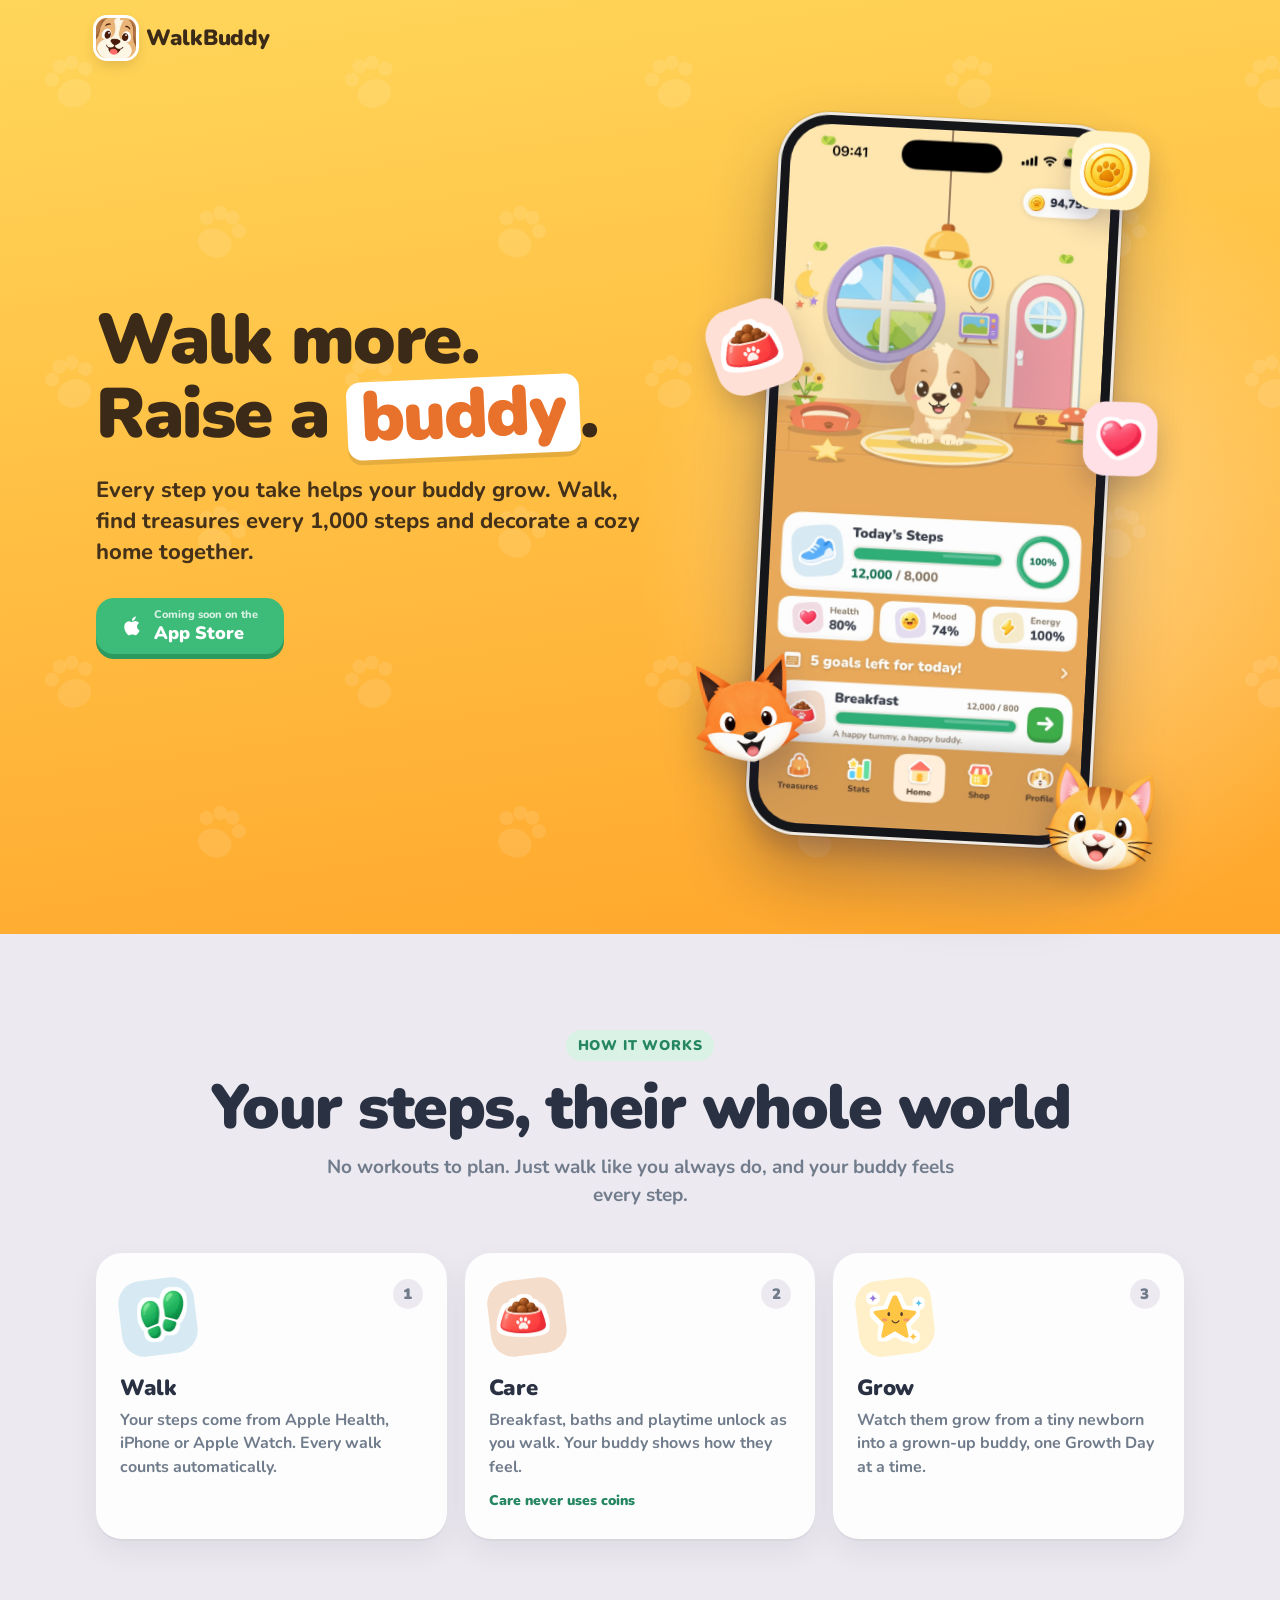
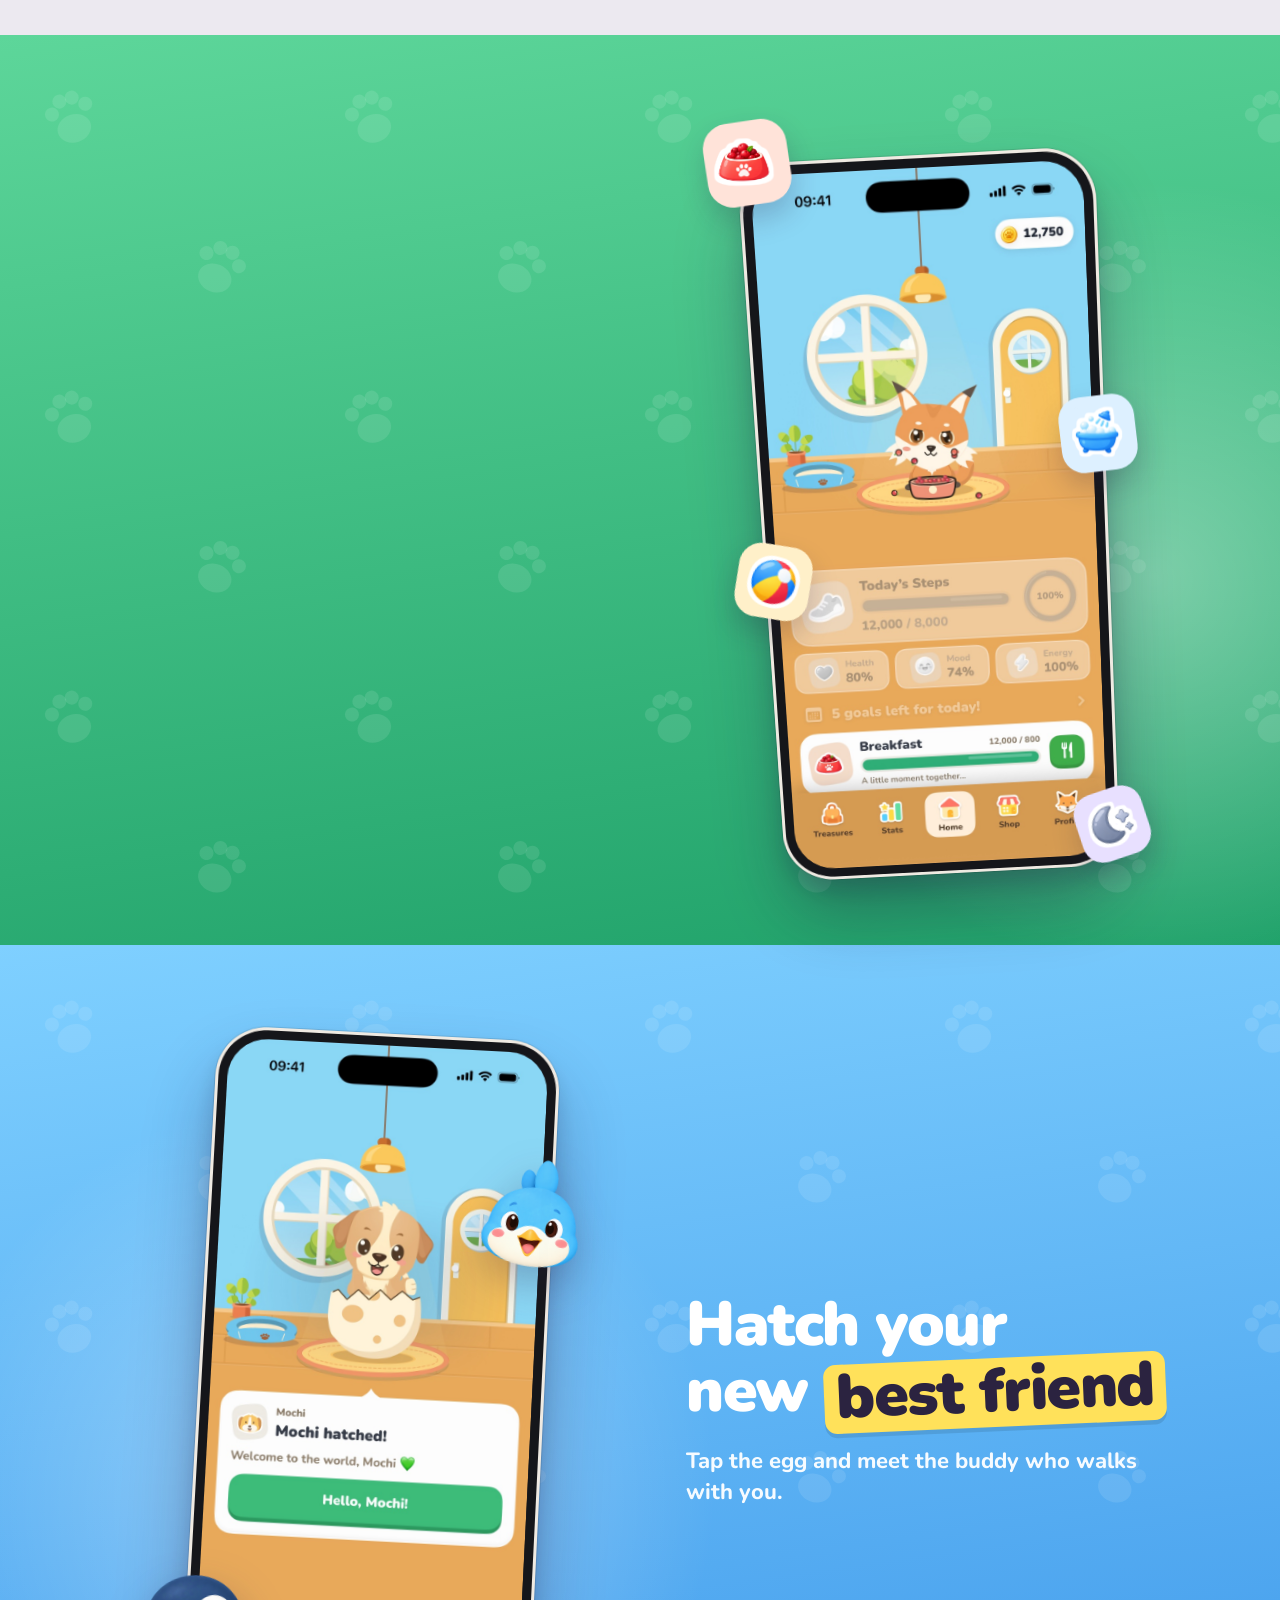
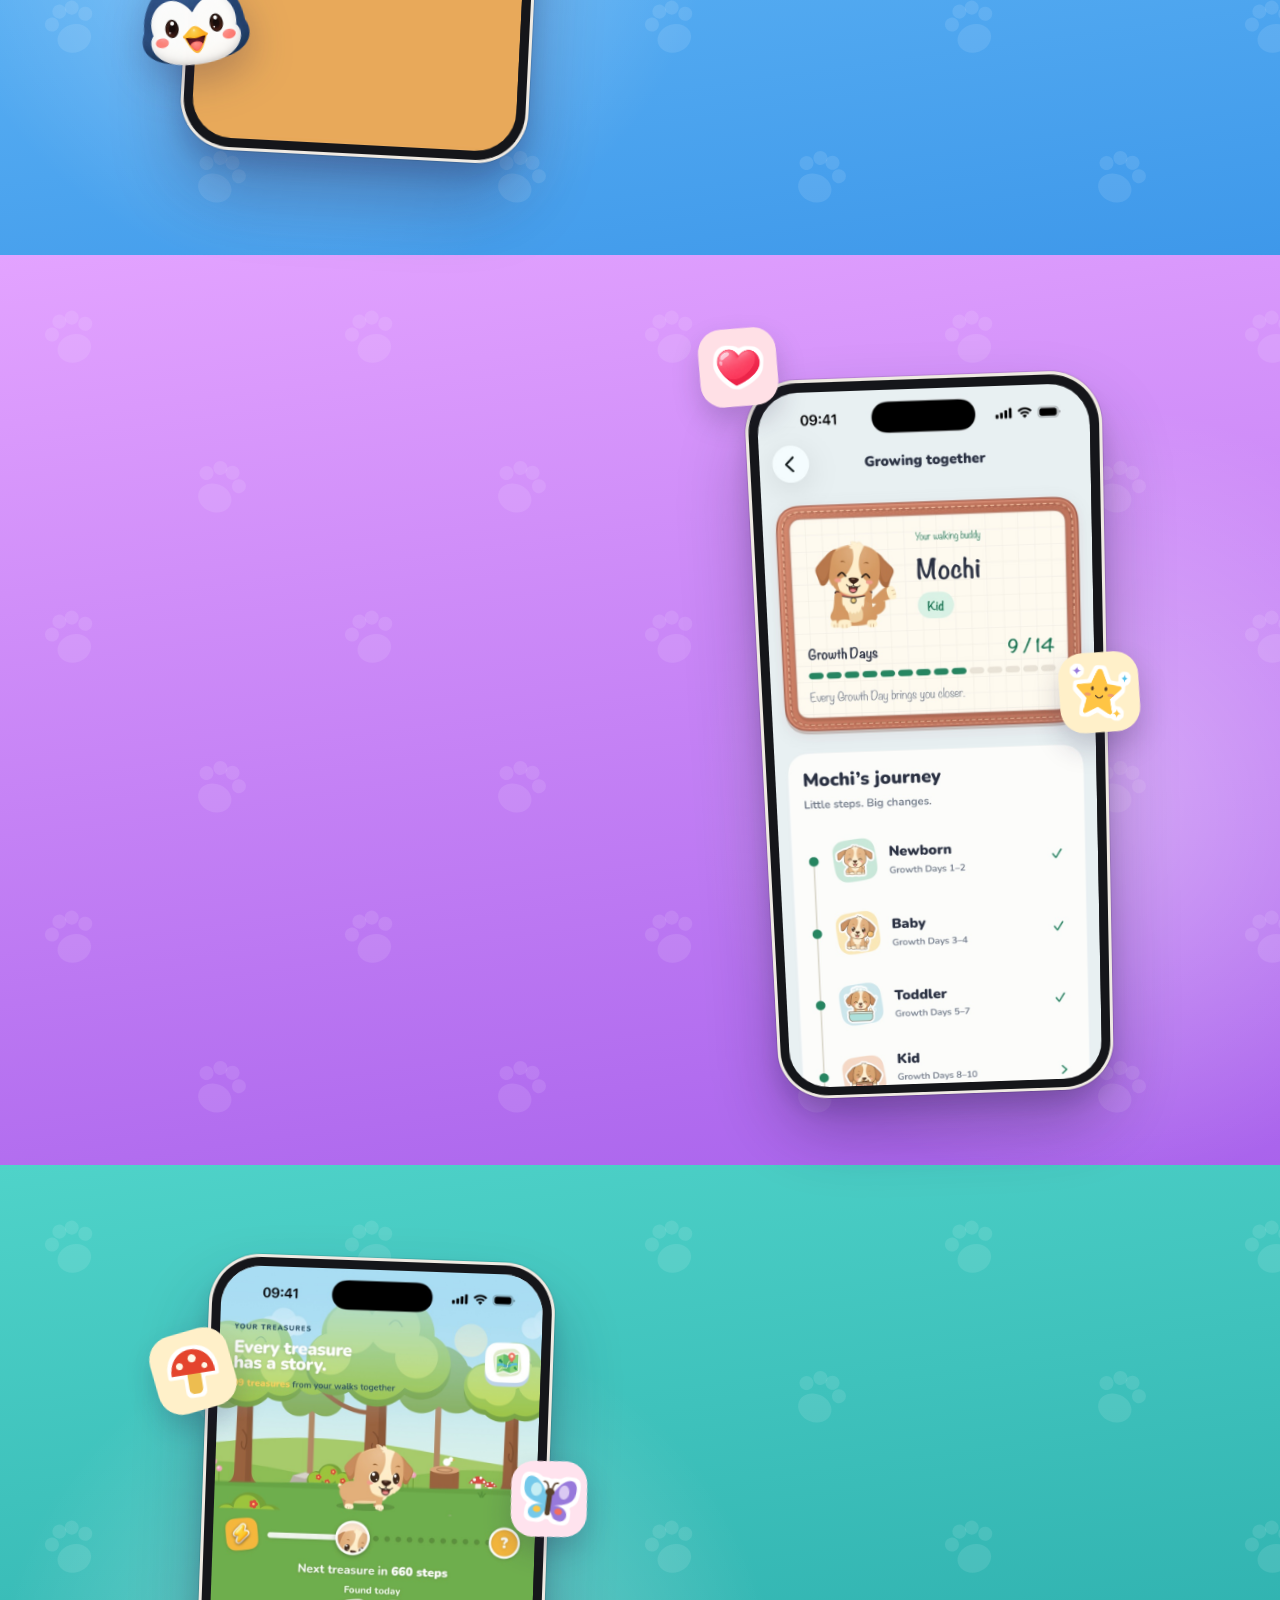
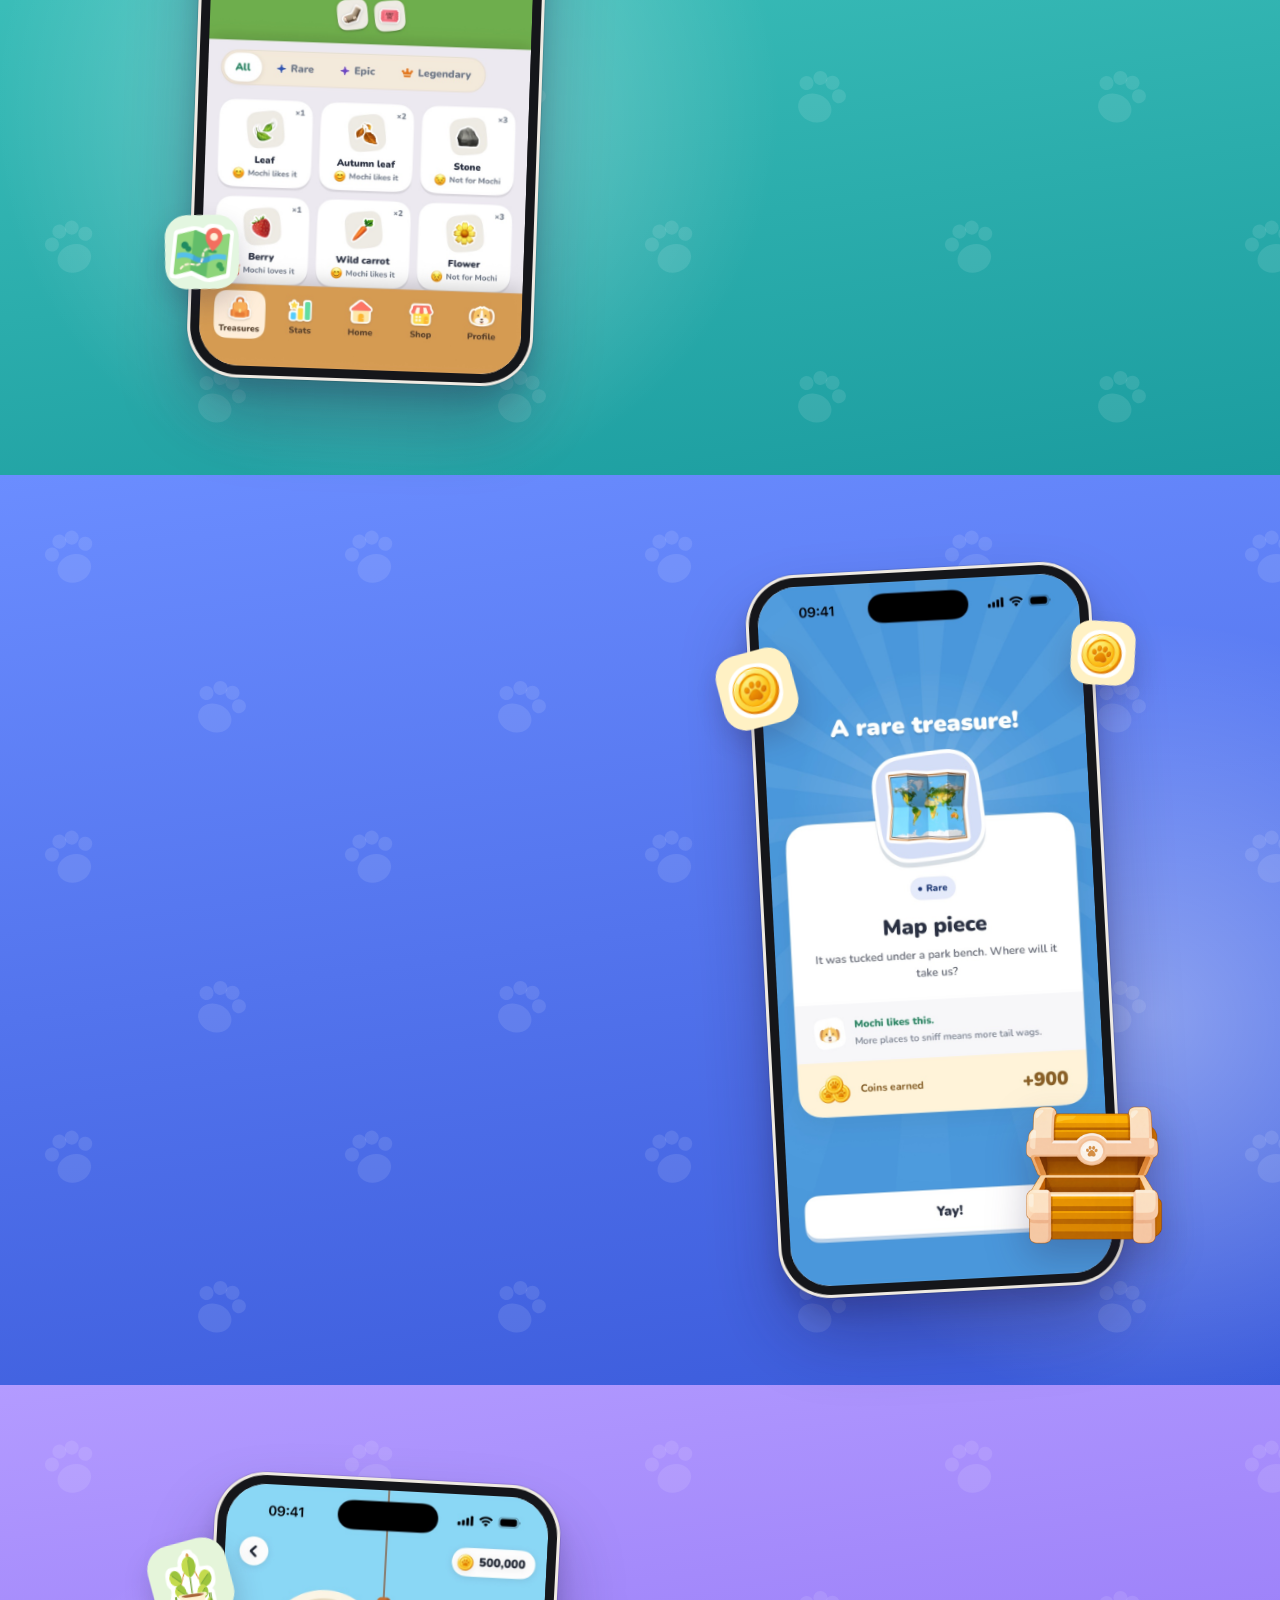
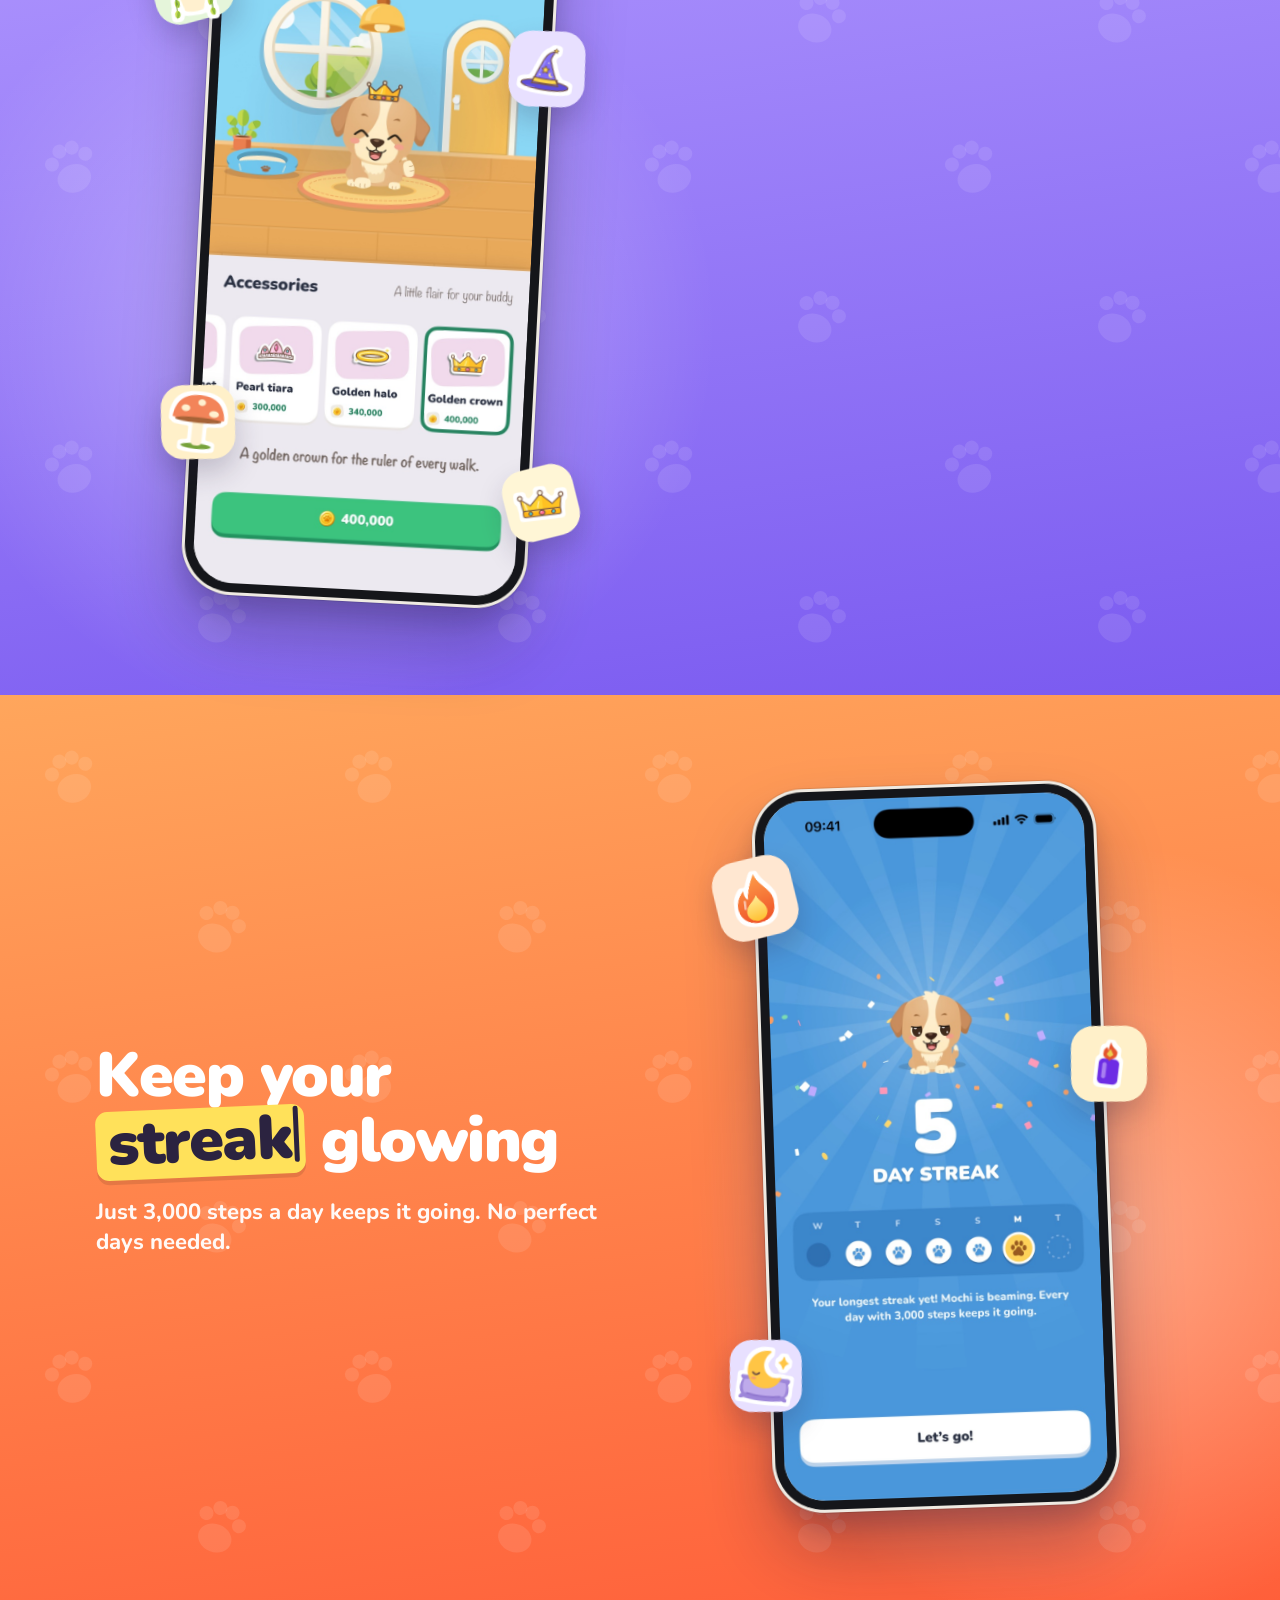
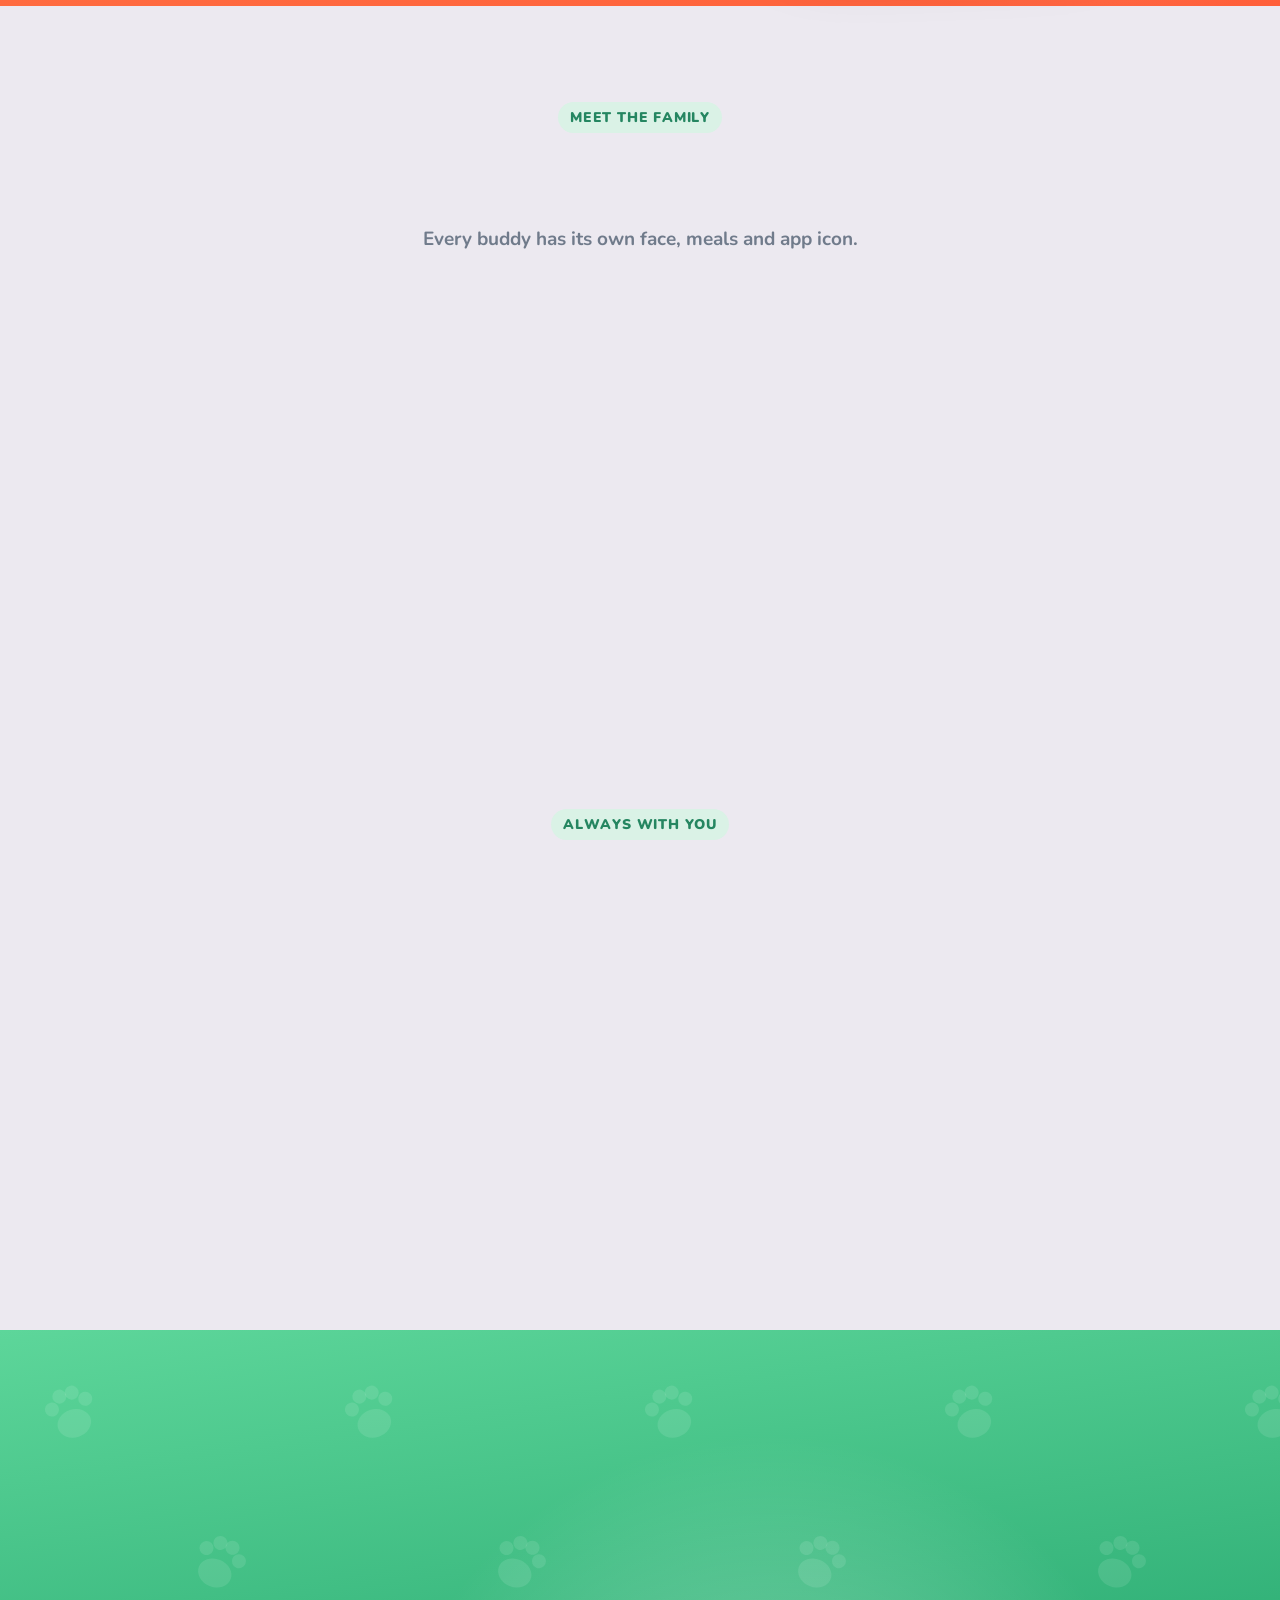
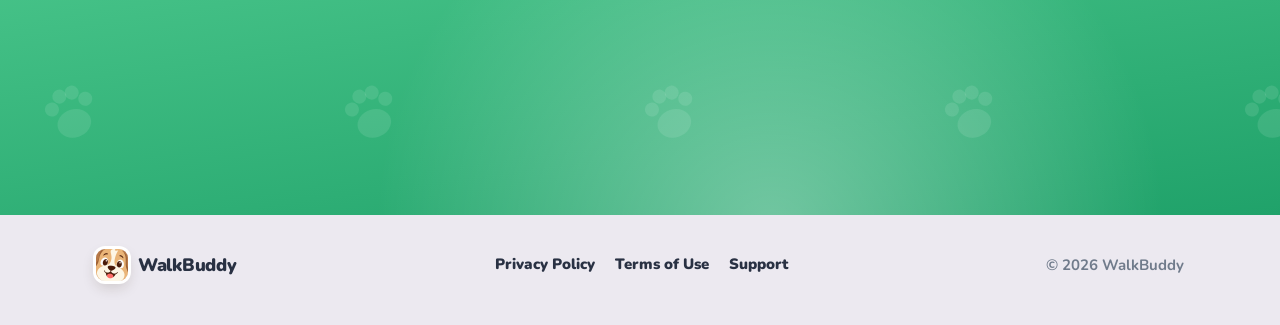
<file: index.html>
<!doctype html>
<html lang="en">
<head>
<meta charset="utf-8">
<meta name="viewport" content="width=device-width, initial-scale=1">
<title>WalkBuddy: Step Counter Pet</title>
<meta name="description" content="Every step you take helps your buddy grow. Walk, find treasures every 1,000 steps and decorate a cozy home together.">
<meta name="theme-color" content="#FFB43F">
<meta property="og:title" content="WalkBuddy: Step Counter Pet">
<meta property="og:description" content="Walk more. Raise a buddy.">
<meta property="og:image" content="assets/shots/01-home-en.jpg">
<link rel="icon" type="image/png" href="assets/appicon.png">
<link rel="apple-touch-icon" href="assets/appicon.png">
<style>
@font-face { font-family: Nunito; src: url(assets/Nunito-VariableFont_wght.ttf) format("truetype"); font-weight: 200 1000; font-display: swap; }

:root {
  color-scheme: light;
  /* BuddyTheme */
  --paper: #ECE9F0;
  --card: #FCFDFC;
  --ink: #293143;
  --text: #202734;
  --muted: #707B8B;
  --green: #258661;
  --forest: #147451;
  --sage: #DAF2E6;
  --tile: #EEEAE4;
  /* Onboarding action key */
  --key: #3DBB79;
  --key-lip: #2C9A5F;
  --mark: #FFE15A;
  --mark-ink: #2B2340;
  --paw: url("data:image/svg+xml;utf8,<svg xmlns='http://www.w3.org/2000/svg' width='300' height='300'><g fill='white' fill-opacity='.10'><g transform='translate(70 80) rotate(-18)'><ellipse cx='0' cy='14' rx='17' ry='14'/><circle cx='-17' cy='-6' r='7'/><circle cx='-6' cy='-16' r='7'/><circle cx='7' cy='-16' r='7'/><circle cx='18' cy='-6' r='7'/></g><g transform='translate(220 230) rotate(22)'><ellipse cx='0' cy='14' rx='17' ry='14'/><circle cx='-17' cy='-6' r='7'/><circle cx='-6' cy='-16' r='7'/><circle cx='7' cy='-16' r='7'/><circle cx='18' cy='-6' r='7'/></g></g></svg>");
}

* { box-sizing: border-box; }
/* Nothing that pops or drifts past the edge may widen the page: on phones that made the whole page zoom out and back. */
html { scroll-behavior: smooth; overflow-x: hidden; }
@supports (overflow: clip) { html, body { overflow-x: clip; } }
body { margin: 0; background: var(--paper); color: var(--text); font-family: Nunito, ui-rounded, system-ui, sans-serif; font-weight: 700; -webkit-font-smoothing: antialiased; overflow-x: hidden; }
img { display: block; max-width: 100%; }
a { color: inherit; }
.wrap { max-width: 1120px; margin: 0 auto; padding: 0 16px; }

/* ---------- Sticker badge: die-cut art on a -7° soft square (BuddyStickerBadge) ---------- */
.badge { --s: 88px; --o: calc(var(--s) * .045); position: relative; display: inline-grid; place-items: center; width: var(--s); height: var(--s); flex: none; }
.badge::before { content: ""; position: absolute; inset: 0; border-radius: calc(var(--s) * .3); background: var(--t, var(--tile)); transform: rotate(-7deg); }
.badge img { position: relative; width: 72%; height: 72%; object-fit: contain;
  filter: drop-shadow(var(--o) 0 0 #fff) drop-shadow(calc(var(--o) * -1) 0 0 #fff) drop-shadow(0 var(--o) 0 #fff) drop-shadow(0 calc(var(--o) * -1) 0 #fff); }
.float .badge::before { box-shadow: 0 14px 28px rgba(40, 30, 70, .22); }
.float { position: absolute; z-index: 3; animation: bob 5s ease-in-out infinite; transform: translate3d(0, var(--py, 0px), 0) rotate(var(--pr, 0deg)); will-change: transform; }
.float:nth-child(2n) { animation-delay: -2.5s; }
@keyframes bob { 0%, 100% { translate: 0 0; } 50% { translate: 0 -10px; } }

/* ---------- Keys (BuddyKeyPressStyle) ---------- */
.key { --face: var(--key); --lip: var(--key-lip); --fg: #fff; display: inline-flex; align-items: center; justify-content: center; gap: 10px; height: 56px; padding: 0 26px; border-radius: 18px; background: var(--face); color: var(--fg); font: 900 18px/1 Nunito, sans-serif; text-decoration: none; box-shadow: 0 5px 0 var(--lip); transition: transform .18s cubic-bezier(.3, 1.6, .5, 1), box-shadow .18s; border: 0; cursor: pointer; }
.key:hover { transform: translateY(-1px); box-shadow: 0 6px 0 var(--lip); }
.key:active { transform: translateY(5px); box-shadow: 0 0 0 var(--lip); }
.key.white { --face: #fff; --lip: #BCD3EA; --fg: var(--forest); }
.key svg { width: 22px; height: 22px; }
.key small { display: block; font-size: 11px; font-weight: 800; opacity: .8; margin-bottom: 3px; }
.key .stack { text-align: left; line-height: 1.05; }

/* ---------- Header ---------- */
header { position: absolute; inset: 0 0 auto; z-index: 10; }
.bar { display: flex; align-items: center; justify-content: space-between; height: 76px; gap: 12px; }
.brand { display: inline-flex; align-items: center; gap: 10px; font-weight: 900; font-size: 22px; letter-spacing: -.3px; color: #3B2A17; text-decoration: none; }
.brand img { width: 40px; height: 40px; border-radius: 11px; box-shadow: 0 0 0 3px #fff, 0 6px 14px rgba(59, 42, 23, .18); }

/* ---------- Bands ---------- */
.band { position: relative; overflow: hidden; background: var(--paw), linear-gradient(172deg, var(--a) 0%, var(--b) 100%); color: #fff; }
/* The soft light is drawn inside the band's own box, so the band itself can let phones hang over its bottom edge. */
@property --sx { syntax: "<length>"; inherits: true; initial-value: 0px; }
@property --sy { syntax: "<length>"; inherits: true; initial-value: 0px; }
.band::after { content: ""; position: absolute; inset: 0; pointer-events: none; background: radial-gradient(circle 636px at calc(var(--gx, 60%) + 450px + var(--sx, 0px)) calc(10% + 450px + var(--sy, 0px)), rgba(255, 255, 255, .35), rgba(255, 255, 255, 0) 62%); }
@supports (overflow: clip) {
  .band { overflow: visible; overflow-x: clip; }
}
.band .wrap { position: relative; z-index: 1; display: grid; grid-template-columns: 1.05fr .95fr; align-items: center; gap: 40px; padding-top: 96px; padding-bottom: 96px; }
.band.flip .copy { order: 2; }
h1, h2 { font-weight: 950; letter-spacing: -1.5px; line-height: 1.05; margin: 0; }
h1 { font-size: clamp(40px, 5.6vw, 70px); }
h2 { font-size: clamp(36px, 5.2vw, 62px); }
.mark { display: inline-block; padding: 0 .2em .06em; border-radius: .2em; transform: rotate(-2.5deg); background: var(--mark); color: var(--mark-ink); box-shadow: 0 .07em 0 rgba(0, 0, 0, .10); transition: transform .55s cubic-bezier(.2, 1.6, .4, 1), opacity .25s ease; }
.mark.wait { opacity: 0; transform: rotate(-12deg) scale(.4); }
/* Typing: the badge springs in first, then its word types itself letter by letter behind a blinking caret. */
.mark .ch { opacity: 0; }
.mark .ch.on { opacity: 1; }
.caret { display: inline-block; position: relative; width: 0; }
.caret::after { content: ""; position: absolute; left: .03em; top: -.82em; height: .9em; width: .07em; border-radius: .04em; background: currentColor; animation: blink .75s steps(1) infinite; }
@keyframes blink { 50% { opacity: 0; } }
.sub { font-size: clamp(18px, 2vw, 22px); font-weight: 750; line-height: 1.4; margin: 20px 0 0; max-width: 30em; opacity: .95; }
.copy .key { margin-top: 30px; }

/* ---------- Phone ---------- */
.stage { position: relative; justify-self: center; width: min(340px, 78vw); }
/* Hover: the phone just grows a little; the stickers and heads around it stay put. */
.stage .phone { transition: transform .3s ease-out; }
.stage:hover .phone { --hs: 1.05; transition: transform .45s cubic-bezier(.22, 1, .36, 1); }
/* Real depth: stacked frame layers behind the screen give the phone a metal edge that shows as it turns. */
.phone { transform-style: preserve-3d; }
.phone .edge { position: absolute; inset: 0; border-radius: 48px; background: linear-gradient(90deg, rgba(255, 255, 255, .45), rgba(255, 255, 255, 0) 30%, rgba(0, 0, 0, 0) 65%, rgba(0, 0, 0, .28)), var(--shade); box-shadow: 0 0 0 3px var(--shade); transform: translateZ(var(--z)); pointer-events: none; }
.phone img { position: relative; }
.phone { position: relative; background: #15161A; border-radius: 48px; padding: 9px; box-shadow: 0 0 0 3px #EFEAE2, 0 0 0 4px rgba(0, 0, 0, .10), 0 40px 70px rgba(30, 20, 60, .32), 0 14px 24px rgba(30, 20, 60, .18); transform: perspective(1000px) translate3d(0, var(--ty, 0px), 0) rotate(calc(var(--r, 0deg) + var(--rz, 0deg))) rotateX(var(--rx, 0deg)) rotateY(var(--ry, 0deg)) scale(var(--hs, 1)); will-change: transform; }
.phone img { width: 100%; aspect-ratio: 1206 / 2622; object-fit: cover; border-radius: 40px; background: #EEE; }
.head { position: absolute; z-index: 4; width: 120px; filter: drop-shadow(0 16px 20px rgba(40, 30, 70, .28)); animation: bob 6s ease-in-out infinite; transform: translate3d(0, var(--py, 0px), 0) rotate(var(--pr, 0deg)); will-change: transform; }

/* Hero */
.hero { --a: #FFD65A; --b: #FFA62B; color: #3B2A17; }
.hero .wrap { padding-top: 120px; }
.hero .mark { background: #fff; color: #E8722C; }
.hero .sub { color: #3B2A17; }

/* ---------- Paper sections ---------- */
section.paper { padding: 96px 0; }
.eyebrow { display: inline-block; font-weight: 900; font-size: 14px; letter-spacing: .8px; text-transform: uppercase; color: var(--green); background: var(--sage); padding: 6px 12px; border-radius: 999px; }
.paper h2 { color: var(--ink); margin-top: 14px; }
.paper .lead { color: var(--muted); font-size: 19px; line-height: 1.45; margin: 14px 0 0; max-width: 34em; }
.center { text-align: center; }
.center .lead { margin-left: auto; margin-right: auto; }

.steps { display: grid; grid-template-columns: repeat(3, 1fr); gap: 18px; margin-top: 44px; }
.card { background: var(--card); border-radius: 26px; padding: 26px 24px 28px; box-shadow: 0 2px 0 rgba(41, 49, 67, .05), 0 12px 30px rgba(41, 49, 67, .07); }
.card h3 { font-size: 22px; font-weight: 900; color: var(--ink); margin: 18px 0 6px; letter-spacing: -.3px; }
.card p { margin: 0; color: var(--muted); font-size: 16px; line-height: 1.45; }
.card .note { margin-top: 12px; color: var(--green); font-weight: 900; font-size: 14px; }
.num { float: right; font-weight: 950; font-size: 15px; color: var(--muted); background: var(--paper); border-radius: 999px; width: 30px; height: 30px; display: grid; place-items: center; }

/* Buddies */
.buddies { display: grid; grid-template-columns: repeat(6, 1fr); gap: 16px; margin-top: 44px; }
.buddy { text-align: center; }
.buddy .face { aspect-ratio: 1; border-radius: 50%; background: var(--c); box-shadow: inset 0 0 0 5px #fff, 0 10px 22px rgba(41, 49, 67, .12); display: grid; place-items: center; transition: transform .25s cubic-bezier(.3, 1.6, .5, 1); }
.buddy:hover .face { transform: rotate(-7deg) scale(1.06); }
.buddy .face img { width: 74%; }
.buddy span { display: block; margin-top: 10px; font-weight: 900; color: var(--ink); font-size: 16px; }

/* Everywhere */
.duo { display: grid; grid-template-columns: 1fr 1fr; gap: 18px; margin-top: 44px; }
.duo .card { display: flex; gap: 18px; align-items: flex-start; }
.duo .card h3 { margin-top: 4px; }
.facts { display: grid; grid-template-columns: repeat(3, 1fr); gap: 18px; margin-top: 18px; }
.fact { display: flex; align-items: center; gap: 14px; }
.fact b { display: block; color: var(--ink); font-size: 17px; font-weight: 900; }
.fact span { color: var(--muted); font-size: 14px; }

/* CTA + footer */
.cta { --a: #5DD69A; --b: #20A26A; text-align: center; }
.cta .wrap { display: block; padding-top: 88px; padding-bottom: 88px; }
.cta .sub { margin-left: auto; margin-right: auto; }
.cta .key { margin-top: 40px; }
.cta-heads { display: flex; justify-content: center; margin-bottom: 18px; }
.cta-heads img { width: 76px; margin: 0 -6px; filter: drop-shadow(0 8px 12px rgba(20, 60, 40, .25)); }
.cta-heads img:nth-child(odd) { transform: rotate(-8deg); }
.cta-heads img:nth-child(even) { transform: rotate(8deg) translateY(6px); }
footer { padding: 34px 0 44px; color: var(--muted); font-size: 15px; }
footer .wrap { display: flex; flex-wrap: wrap; align-items: center; justify-content: space-between; gap: 16px; }
footer nav { display: flex; flex-wrap: wrap; gap: 20px; }
footer a { text-decoration: none; font-weight: 900; color: var(--ink); }
footer a:hover { color: var(--green); }
footer .brand { color: var(--ink); font-size: 18px; }
footer .brand img { width: 32px; height: 32px; border-radius: 9px; }

/* Reveal */
.reveal { opacity: 0; transform: translateY(24px); transition: opacity .6s ease, transform .6s cubic-bezier(.2, .9, .3, 1.1); }
.reveal.in { opacity: 1; transform: none; }
.lift { position: relative; transition: opacity .6s ease, transform .5s cubic-bezier(.2, .9, .3, 1.3), box-shadow .5s ease; }
/* Hover: the card tilts toward the pointer, lifts, and glows softly in its own colour from behind. */
.lift.in:hover { transition: opacity .6s ease, transform .18s ease-out, box-shadow .5s ease; transform: perspective(900px) translateY(-10px) rotateX(var(--tx, 0deg)) rotateY(var(--ty, 0deg)) scale(1.02);
  box-shadow: 0 2px 0 rgba(41, 49, 67, .05), 0 22px 44px rgba(41, 49, 67, .12), 0 0 0 1px var(--g1), 0 0 34px 4px var(--g1), 0 10px 70px 10px var(--g2); animation: glow 1.8s ease-in-out .5s infinite alternate; }
@keyframes glow { to { box-shadow: 0 2px 0 rgba(41, 49, 67, .05), 0 24px 48px rgba(41, 49, 67, .12), 0 0 0 1px var(--g1), 0 0 46px 8px var(--g1), 0 10px 90px 18px var(--g2); } }
.lift .badge { z-index: 3; }
.lift .badge::before { transition: transform .45s cubic-bezier(.2, .9, .3, 1.5); }
.lift:hover .badge::before { transform: rotate(2deg) scale(1.1); }

@media (max-width: 900px) {
  .band .wrap { grid-template-columns: 1fr; text-align: center; gap: 56px; padding-top: 72px; padding-bottom: 80px; }
  .hero .wrap { padding-top: 104px; }
  .band.flip .copy { order: 0; }
  .sub { margin-left: auto; margin-right: auto; }
  .steps, .duo { grid-template-columns: 1fr; }
  .buddies { grid-template-columns: repeat(4, 1fr); }
  .facts { grid-template-columns: 1fr; }
}
/* ---------- Play: a small, different reaction on everything you can point at ---------- */
.fx { position: fixed; inset: 0; pointer-events: none; z-index: 50; overflow: hidden; }
.pop { position: absolute; left: 0; top: 0; margin: calc(var(--z) / -2) 0 0 calc(var(--z) / -2); width: var(--z); height: var(--z); display: grid; place-items: center; font: 950 calc(var(--z) * .8)/1 Nunito, sans-serif; color: var(--c); animation: pop var(--d) cubic-bezier(.15, .7, .3, 1) forwards; }
.pop.dot { background: var(--c); border-radius: 50%; }
.pop.star { background: var(--c); clip-path: polygon(50% 0, 62% 38%, 100% 50%, 62% 62%, 50% 100%, 38% 62%, 0 50%, 38% 38%); }
.pop.foot { background: var(--c); width: calc(var(--z) * .62); margin-left: calc(var(--z) * -.31); border-radius: 50% 50% 46% 46% / 62% 62% 38% 38%; }
.pop.kibble { background: var(--c); border-radius: 45% 55% 50% 50%; box-shadow: inset -2px -2px 0 rgba(0, 0, 0, .18); }
.pop.bolt { background: var(--c); clip-path: polygon(58% 0, 12% 56%, 44% 56%, 32% 100%, 88% 40%, 56% 40%, 72% 0); }
.pop.confetti { background: var(--c); height: calc(var(--z) * .45); margin-top: calc(var(--z) * -.22); border-radius: 2px; }
.pop.ring { border: 2px solid var(--c); border-radius: 50%; }
.pop.leaf { background: var(--c); border-radius: 0 100% 0 100%; }
.pop.text { width: auto; height: auto; margin: -.6em 0 0 -.8em; text-shadow: 0 2px 3px rgba(0, 0, 0, .12); }
.burst { position: absolute; left: 0; top: 0; }
.pop img { width: 100%; height: 100%; object-fit: contain; filter: drop-shadow(0 4px 6px rgba(40, 30, 70, .25)); }
.pop.paw { background: var(--paw-one) center / contain no-repeat; animation: paw 1.5s ease-out forwards; rotate: var(--r); }
.pop.paw.light { background-image: var(--paw-light); }
/* The paw layer lies on the page, just above section backgrounds and below everything drawn on them. */
.paws { position: absolute; left: 0; top: 0; width: 100%; z-index: 0; pointer-events: none; }
.buddy .face, .cta-heads { position: relative; z-index: 1; }
/* Cards sit a layer up; the hovered one drops a layer so its glow passes under its neighbours, not over them. */
.lift { z-index: 2; }
.lift:hover { z-index: 1; }
@keyframes pop {
  0% { opacity: 0; transform: translate(0, 0) scale(.3) rotate(0); }
  14% { opacity: 1; }
  72% { opacity: 1; }
  100% { opacity: 0; transform: translate(var(--x), var(--y)) scale(1) rotate(var(--r)); }
}
@keyframes paw { 0% { opacity: 0; scale: .6; } 15% { opacity: 1; scale: 1; } 100% { opacity: 0; } }
:root { --paw-one: url("data:image/svg+xml;utf8,<svg xmlns='http://www.w3.org/2000/svg' viewBox='-28 -28 56 56'><g fill='%23293143' fill-opacity='.16'><ellipse cx='0' cy='10' rx='13' ry='11'/><circle cx='-14' cy='-6' r='5.5'/><circle cx='-5' cy='-15' r='5.5'/><circle cx='6' cy='-15' r='5.5'/><circle cx='15' cy='-6' r='5.5'/></g></svg>"); --paw-light: url("data:image/svg+xml;utf8,<svg xmlns='http://www.w3.org/2000/svg' viewBox='-28 -28 56 56'><g fill='white' fill-opacity='.38'><ellipse cx='0' cy='10' rx='13' ry='11'/><circle cx='-14' cy='-6' r='5.5'/><circle cx='-5' cy='-15' r='5.5'/><circle cx='6' cy='-15' r='5.5'/><circle cx='15' cy='-6' r='5.5'/></g></svg>"); }

/* Speech bubble: a tapped buddy says a little something of its own. */
.say { position: absolute; left: 0; top: 0; translate: -50% -100%; padding: 7px 12px 8px; border-radius: 14px; background: #FFFDF8; color: var(--ink); font: 950 15px/1 Nunito, sans-serif; white-space: nowrap; box-shadow: 0 6px 16px rgba(41, 49, 67, .16); animation: say 1.4s cubic-bezier(.3, 1.4, .5, 1) forwards; }
.say::after { content: ""; position: absolute; left: 50%; bottom: -6px; width: 12px; height: 12px; margin-left: -6px; background: inherit; border-radius: 2px; transform: rotate(45deg); }
@keyframes say {
  0% { opacity: 0; transform: translateY(8px) scale(.5) rotate(-6deg); }
  18% { opacity: 1; transform: translateY(0) scale(1) rotate(-3deg); }
  80% { opacity: 1; transform: translateY(-6px) scale(1) rotate(-3deg); }
  100% { opacity: 0; transform: translateY(-14px) scale(.95) rotate(-3deg); }
}
/* Floating stickers lean in on hover and squish when tapped; coins flip. */
.float .badge { cursor: pointer; transition: transform .45s cubic-bezier(.3, 1.6, .5, 1); }
.float:hover .badge { transform: scale(1.12) rotate(-6deg); }

/* Buddy heads beside the phones perk up, and squish with hearts when tapped. */
.head { cursor: pointer; transition: scale .4s cubic-bezier(.3, 1.6, .5, 1); }
.head:hover { scale: 1.12; }

/* Highlight badges catch the light. */
.mark { position: relative; }
.mark::after { content: ""; position: absolute; inset: 0; border-radius: inherit; background: linear-gradient(100deg, transparent 38%, rgba(255, 255, 255, .7) 50%, transparent 62%) 130% 0 / 250% 100% no-repeat; pointer-events: none; }
.mark:hover::after { background-position: -30% 0; transition: background-position .7s ease-in-out; }
.mark:hover { animation: mark-wiggle .5s ease-in-out; }
@keyframes mark-wiggle { 25% { transform: rotate(-5deg) scale(1.04); } 55% { transform: rotate(1deg) scale(1.04); } 80% { transform: rotate(-3.5deg); } }

/* Eyebrow pills: the letters hop one after another like steps. */
.eyebrow { cursor: default; }
.eyebrow .lt { display: inline-block; white-space: pre; }
.eyebrow:hover .lt { animation: lt-hop .45s cubic-bezier(.3, .7, .4, 1) calc(var(--i) * 28ms); }
@keyframes lt-hop { 40% { transform: translateY(-6px) rotate(-6deg); color: var(--forest); } }

/* App Store keys: pulled gently toward the pointer, with a light sweep and a hopping apple. */
.key { position: relative; overflow: hidden; transform: translate(var(--mx, 0px), var(--my, 0px)); transition: transform .6s cubic-bezier(.22, 1, .36, 1), box-shadow .35s ease; }
.key:hover { transform: translate(var(--mx, 0px), calc(var(--my, 0px) - 1px)); }
.key:active { transform: translate(var(--mx, 0px), calc(var(--my, 0px) + 5px)); transition-duration: .08s; }
.key::after { content: ""; position: absolute; inset: 0 auto 0 0; width: 45%; background: linear-gradient(100deg, transparent, rgba(255, 255, 255, .45), transparent); transform: translateX(-140%) skewX(-15deg); pointer-events: none; }
.key:hover::after { transform: translateX(300%) skewX(-15deg); transition: transform .65s ease-in-out; }
.key:hover svg { animation: apple-hop .9s ease-in-out; }
@keyframes apple-hop { 40% { transform: translateY(-3px) rotate(-7deg); } 75% { transform: translateY(0) rotate(2deg); } }

/* App icon: a happy spin. */
.brand img { transition: transform .5s cubic-bezier(.3, 1.6, .5, 1); }
.brand:hover img { transform: rotate(-12deg) scale(1.12); }

/* Card numbers turn green and flip with the card. */
.num { transition: transform .5s cubic-bezier(.3, 1.4, .5, 1), background .3s, color .3s; }
.lift:hover .num { transform: rotateY(360deg) scale(1.1); background: var(--key); color: #fff; }

/* Bands: the soft light and paw prints drift with the pointer. */
.band { background-position: var(--bx, 0px) var(--by, 0px), 0 0; transition: background-position .8s ease-out, --sx 1s ease-out, --sy 1s ease-out; }


/* Buddy picker: each face turns to watch the pointer and squashes softly when tapped. */
.buddy { cursor: pointer; }
.buddy .face { position: relative; }
.buddy .face img { transform: translate(var(--lx, 0px), var(--ly, 0px)) rotate(var(--lr, 0deg)); transition: transform .45s cubic-bezier(.22, 1, .36, 1); }
.buddy span { transition: color .25s, transform .35s cubic-bezier(.3, 1.6, .5, 1); }
.buddy:hover span { color: var(--c-ink, var(--ink)); transform: translateY(-2px) scale(1.06); }

/* CTA heads: the one you point at pops up, its neighbours lean away. */
.cta-heads img { cursor: pointer; transition: transform .4s cubic-bezier(.3, 1.6, .5, 1); }
.cta-heads:hover img:nth-child(odd) { transform: rotate(-12deg) translateX(-4px); }
.cta-heads:hover img:nth-child(even) { transform: rotate(12deg) translate(4px, 6px); }
.cta-heads img:hover:nth-child(n) { transform: translateY(-16px) scale(1.18) rotate(0); }

/* Footer links draw an underline. */
footer nav a { background: linear-gradient(currentColor, currentColor) 0 100% / 0 2px no-repeat; transition: background-size .3s ease, color .2s; padding-bottom: 2px; }
footer nav a:hover { background-size: 100% 2px; }

@media (max-width: 520px) {
  .buddies { grid-template-columns: repeat(3, 1fr); gap: 12px; }
  .head { width: 88px; }
  .stage { width: 64vw; }
  .float .badge { --s: 62px !important; }
  .brand span { display: none; }
}
/* Touch screens keep :hover after a tap, so hover-only growth would stick and then spring back: switch it off there. */
@media (hover: none) {
  .lift.in:hover { transform: none; animation: none; box-shadow: 0 2px 0 rgba(41, 49, 67, .05), 0 12px 30px rgba(41, 49, 67, .07); }
  .lift:hover .badge::before { transform: rotate(-7deg); }
  .lift:hover .num { transform: none; background: var(--paper); color: var(--muted); }
  .stage:hover .phone { --hs: 1; }
  .float:hover .badge { transform: none; }
  .head:hover { scale: 1; }
  .buddy:hover .face { transform: none; }
  .buddy:hover > span { transform: none; color: var(--ink); }
  .cta-heads:hover img:nth-child(odd), .cta-heads img:hover:nth-child(odd) { transform: rotate(-8deg); }
  .cta-heads:hover img:nth-child(even), .cta-heads img:hover:nth-child(even) { transform: rotate(8deg) translateY(6px); }
  .mark:hover { animation: none; }
  .key:hover svg { animation: none; }
}
@media (prefers-reduced-motion: reduce) {
  .float, .head, .lift:hover { animation: none; }
  .reveal { opacity: 1; transform: none; transition: none; }
  .stage:hover .phone { --hs: 1; }
  .mark:hover, .eyebrow:hover .lt, .key:hover svg { animation: none; }
  .band { transition: none; }
  html { scroll-behavior: auto; }
}
</style>
</head>
<body>

<header>
  <div class="wrap bar">
    <a class="brand" href="#top"><img src="assets/appicon.png" alt=""><span>WalkBuddy</span></a>
  </div>
</header>

<main id="top">

<!-- Hero -->
<section class="band hero" style="--gx: 45%">
  <div class="wrap">
    <div class="copy">
      <h1><span>Walk more.</span><br><span>Raise a <span class="mark">buddy</span>.</span></h1>
      <p class="sub">Every step you take helps your buddy grow. Walk, find treasures every 1,000 steps and decorate a cozy home together.</p>
      <a class="key store" href="#download">
        <svg viewBox="0 0 24 24" fill="currentColor" aria-hidden="true"><path d="M16.4 12.6c0-2.6 2.1-3.8 2.2-3.9-1.2-1.8-3.1-2-3.7-2-1.6-.2-3.1.9-3.9.9-.8 0-2-.9-3.4-.9-1.7 0-3.3 1-4.2 2.6-1.8 3.1-.5 7.7 1.3 10.2.9 1.2 1.9 2.6 3.2 2.6 1.3-.1 1.8-.8 3.3-.8 1.6 0 2 .8 3.4.8 1.4 0 2.3-1.3 3.1-2.5 1-1.4 1.4-2.8 1.4-2.9 0 0-2.7-1-2.7-4.1zM13.9 4.9c.7-.9 1.2-2 1.1-3.2-1 0-2.3.7-3 1.6-.7.8-1.3 2-1.1 3.1 1.1.1 2.3-.6 3-1.5z"/></svg>
        <span class="stack"><small>Coming soon on the</small>App Store</span>
      </a>
    </div>
    <div class="stage">
      <div class="phone" style="--r: 3deg"><img src="assets/shots/01-home-en.jpg" alt="WalkBuddy home: the puppy in its cozy room with today's steps and care"></div>
      <img class="head" src="assets/heads/head-fox.png" alt="" style="left: -70px; bottom: 30px; rotate: -12deg">
      <img class="head" src="assets/heads/head-cat.png" alt="" style="right: -60px; bottom: -20px; rotate: 10deg; animation-delay: -3s">
      <div class="float" style="right: -40px; top: 40px; rotate: 8deg"><span class="badge" style="--s: 78px; --t: #FFF1C4"><img src="assets/icons/icon-coin.png" alt=""></span></div>
      <div class="float" style="left: -60px; top: 150px; rotate: -9deg"><span class="badge" style="--s: 88px; --t: #FFE0D6"><img src="assets/icons/care-feed.png" alt=""></span></div>
      <div class="float" style="right: -50px; top: 300px; rotate: 7deg"><span class="badge" style="--s: 74px; --t: #FFE0E6"><img src="assets/icons/icon-health.png" alt=""></span></div>
    </div>
  </div>
</section>

<!-- How it works -->
<section class="paper" id="how">
  <div class="wrap center">
    <span class="eyebrow">How it works</span>
    <h2 class="reveal">Your steps, their whole world</h2>
    <p class="lead">No workouts to plan. Just walk like you always do, and your buddy feels every step.</p>
    <div class="steps" style="text-align: left">
      <div class="card lift reveal" data-fx="walk" style="--g1: rgba(60, 195, 122, .28); --g2: rgba(124, 198, 238, .30)">
        <span class="num">1</span>
        <span class="badge" style="--s: 76px; --t: #D7EAF4"><img src="assets/icons/icon-steps.png" alt=""></span>
        <h3>Walk</h3>
        <p>Your steps come from Apple Health, iPhone or Apple Watch. Every walk counts automatically.</p>
      </div>
      <div class="card lift reveal" data-fx="feed" style="--g1: rgba(240, 138, 108, .28); --g2: rgba(246, 165, 192, .30)">
        <span class="num">2</span>
        <span class="badge" style="--s: 76px; --t: #F5DDCB"><img src="assets/icons/care-feed.png" alt=""></span>
        <h3>Care</h3>
        <p>Breakfast, baths and playtime unlock as you walk. Your buddy shows how they feel.</p>
        <p class="note">Care never uses coins</p>
      </div>
      <div class="card lift reveal" data-fx="grow" style="--g1: rgba(255, 200, 61, .32); --g2: rgba(178, 141, 240, .28)">
        <span class="num">3</span>
        <span class="badge" style="--s: 76px; --t: #FFF0C9"><img src="assets/icons/icon-journey-brightest-star.png" alt=""></span>
        <h3>Grow</h3>
        <p>Watch them grow from a tiny newborn into a grown-up buddy, one Growth Day at a time.</p>
      </div>
    </div>
  </div>
</section>

<!-- Feature bands -->
<section class="band" style="--a: #5DD69A; --b: #20A26A; --gx: 55%">
  <div class="wrap">
    <div class="copy reveal">
      <h2><span>Every step</span><br><span><span class="mark">feeds</span> your buddy</span></h2>
      <p class="sub">Breakfast, baths and playtime unlock as you walk.</p>
    </div>
    <div class="stage">
      <div class="phone" style="--r: -3deg"><img loading="lazy" src="assets/shots/02-care-fox-en.jpg" alt="The fox buddy eating its meal"></div>
      <div class="float" style="left: -50px; top: 60px; rotate: -8deg"><span class="badge" style="--s: 84px; --t: #FFE3D9"><img src="assets/icons/care-feed-fox.png" alt=""></span></div>
      <div class="float" style="right: -46px; top: 170px; rotate: 9deg"><span class="badge" style="--s: 76px; --t: #DDF0FF"><img src="assets/icons/care-wash.png" alt=""></span></div>
      <div class="float" style="left: -40px; bottom: 120px; rotate: 6deg"><span class="badge" style="--s: 74px; --t: #FFF0C9"><img src="assets/icons/care-play.png" alt=""></span></div>
      <div class="float" style="right: -36px; bottom: 50px; rotate: -6deg"><span class="badge" style="--s: 70px; --t: #E8E0FF"><img src="assets/icons/care-bedtime.png" alt=""></span></div>
    </div>
  </div>
</section>

<section class="band flip" style="--a: #7FD0FF; --b: #3E98EA; --gx: -10%">
  <div class="wrap">
    <div class="copy reveal">
      <h2><span>Hatch your</span><br><span>new <span class="mark">best friend</span></span></h2>
      <p class="sub">Tap the egg and meet the buddy who walks with you.</p>
    </div>
    <div class="stage">
      <div class="phone" style="--r: 3deg"><img loading="lazy" src="assets/shots/03-hatch-done-en.jpg" alt="A newly hatched puppy says hello"></div>
      <img class="head" src="assets/heads/head-penguin.png" alt="" style="left: -64px; bottom: 60px; rotate: -10deg">
      <img class="head" src="assets/heads/head-bird.png" alt="" style="right: -58px; top: 90px; rotate: 12deg; animation-delay: -2s">
    </div>
  </div>
</section>

<section class="band" style="--a: #E3A3FF; --b: #A963EC; --gx: 50%">
  <div class="wrap">
    <div class="copy reveal">
      <h2><span>Watch them</span><br><span><span class="mark">grow up</span></span></h2>
      <p class="sub">From tiny newborn to grown buddy, one Growth Day at a time.</p>
    </div>
    <div class="stage">
      <div class="phone" style="--r: -2deg"><img loading="lazy" src="assets/shots/04-growth-en.jpg" alt="Growing together: the buddy's stages and Growth Days"></div>
      <div class="float" style="left: -50px; top: 90px; rotate: -8deg"><span class="badge" style="--s: 78px; --t: #FFE0E6"><img src="assets/icons/icon-health.png" alt=""></span></div>
      <div class="float" style="right: -44px; top: 240px; rotate: 9deg"><span class="badge" style="--s: 80px; --t: #FFF0C9"><img src="assets/icons/icon-journey-brightest-star.png" alt=""></span></div>
    </div>
  </div>
</section>

<section class="band flip" style="--a: #4FD3C9; --b: #1B9C9F; --gx: -5%">
  <div class="wrap">
    <div class="copy reveal">
      <h2><span>A <span class="mark">treasure</span></span><br><span>every 1,000 steps</span></h2>
      <p class="sub">Collect 50 treasures that shape your buddy's personality.</p>
    </div>
    <div class="stage">
      <div class="phone" style="--r: 2deg"><img loading="lazy" src="assets/shots/06-treasures-en.jpg" alt="The Treasures tab with the buddy on its trail"></div>
      <div class="float" style="left: -48px; top: 70px; rotate: -9deg"><span class="badge" style="--s: 80px; --t: #FFF0C9"><img src="assets/icons/icon-achievement-treasures-10.png" alt=""></span></div>
      <div class="float" style="right: -46px; top: 200px; rotate: 8deg"><span class="badge" style="--s: 76px; --t: #FFE3EE"><img src="assets/icons/icon-journey-butterfly.png" alt=""></span></div>
      <div class="float" style="left: -36px; bottom: 90px; rotate: 6deg"><span class="badge" style="--s: 74px; --t: #E3F6E0"><img src="assets/icons/icon-world-map.png" alt=""></span></div>
    </div>
  </div>
</section>

<section class="band" style="--a: #6B8DFF; --b: #3B5BDB; --gx: 55%">
  <div class="wrap">
    <div class="copy reveal">
      <h2><span>Hit your goal.</span><br><span>Open the <span class="mark">chest!</span></span></h2>
      <p class="sub">Every goal day brings a rare treasure and bonus coins.</p>
    </div>
    <div class="stage">
      <div class="phone" style="--r: -3deg"><img loading="lazy" src="assets/shots/05-chest-en.jpg" alt="The goal chest opens with a rare treasure"></div>
      <img class="head" src="assets/icons/goal-chest-open.png" alt="" style="right: -64px; bottom: 40px; width: 150px">
      <div class="float" style="left: -46px; top: 80px; rotate: -8deg"><span class="badge" style="--s: 76px; --t: #FFF1C4"><img src="assets/icons/icon-coin.png" alt=""></span></div>
      <div class="float" style="right: -30px; top: 50px; rotate: 10deg"><span class="badge" style="--s: 64px; --t: #FFF1C4"><img src="assets/icons/icon-coin.png" alt=""></span></div>
    </div>
  </div>
</section>

<section class="band flip" style="--a: #B39BFF; --b: #7A5AF0; --gx: -10%">
  <div class="wrap">
    <div class="copy reveal">
      <h2><span>Decorate their</span><br><span><span class="mark">cozy</span> home</span></h2>
      <p class="sub">Every step is a coin. Spend them on beds, plants, windows, doors and 20 cute accessories.</p>
    </div>
    <div class="stage">
      <div class="phone" style="--r: 3deg"><img loading="lazy" src="assets/shots/09-wardrobe-en.jpg" alt="Trying on accessories in the shop"></div>
      <div class="float" style="left: -50px; top: 60px; rotate: -8deg"><span class="badge" style="--s: 80px; --t: #E5F5DA"><img src="assets/icons/flat-shop-decor-hanging-plant.png" alt=""></span></div>
      <div class="float" style="right: -44px; top: 150px; rotate: 9deg"><span class="badge" style="--s: 76px; --t: #E8E0FF"><img src="assets/icons/accessory-wizard.png" alt=""></span></div>
      <div class="float" style="left: -40px; bottom: 140px; rotate: 6deg"><span class="badge" style="--s: 74px; --t: #FFF0C9"><img src="assets/icons/flat-shop-decor-mushroom-lamp.png" alt=""></span></div>
      <div class="float" style="right: -36px; bottom: 60px; rotate: -7deg"><span class="badge" style="--s: 72px; --t: #FFF6D6"><img src="assets/icons/accessory-crown.png" alt=""></span></div>
    </div>
  </div>
</section>

<section class="band" style="--a: #FFA65C; --b: #FF5F3A; --gx: 50%">
  <div class="wrap">
    <div class="copy reveal">
      <h2><span>Keep your</span><br><span><span class="mark">streak</span> glowing</span></h2>
      <p class="sub">Just 3,000 steps a day keeps it going. No perfect days needed.</p>
    </div>
    <div class="stage">
      <div class="phone" style="--r: -2deg"><img loading="lazy" src="assets/shots/10-streak-en.jpg" alt="A five day streak celebration"></div>
      <div class="float" style="left: -48px; top: 80px; rotate: -8deg"><span class="badge" style="--s: 80px; --t: #FFE7D1"><img src="assets/icons/icon-streak.png" alt=""></span></div>
      <div class="float" style="right: -44px; top: 220px; rotate: 8deg"><span class="badge" style="--s: 76px; --t: #FFF0C9"><img src="assets/icons/icon-achievement-streak-7.png" alt=""></span></div>
      <div class="float" style="left: -36px; bottom: 90px; rotate: 6deg"><span class="badge" style="--s: 72px; --t: #E8E0FF"><img src="assets/icons/icon-rest-day.png" alt=""></span></div>
    </div>
  </div>
</section>

<!-- Buddies -->
<section class="paper" id="buddies">
  <div class="wrap center">
    <span class="eyebrow">Meet the family</span>
    <h2 class="reveal"><span>12 buddies. Pick your favorite.</span></h2>
    <p class="lead">Every buddy has its own face, meals and app icon.</p>
    <div class="buddies">
      <div class="buddy reveal"><div class="face" style="--c: #E9AD61"><img src="assets/heads/head-mochi.png" alt=""></div><span>Puppy</span></div>
      <div class="buddy reveal"><div class="face" style="--c: #648DDD"><img src="assets/heads/head-cat.png" alt=""></div><span>Kitten</span></div>
      <div class="buddy reveal"><div class="face" style="--c: #23BCAF"><img src="assets/heads/head-fox.png" alt=""></div><span>Fox</span></div>
      <div class="buddy reveal"><div class="face" style="--c: #8580DB"><img src="assets/heads/head-raccoon.png" alt=""></div><span>Raccoon</span></div>
      <div class="buddy reveal"><div class="face" style="--c: #EF7F86"><img src="assets/heads/head-bird.png" alt=""></div><span>Bird</span></div>
      <div class="buddy reveal"><div class="face" style="--c: #B970A5"><img src="assets/heads/head-rabbit.png" alt=""></div><span>Rabbit</span></div>
      <div class="buddy reveal"><div class="face" style="--c: #35B3C0"><img src="assets/heads/head-otter.png" alt=""></div><span>Otter</span></div>
      <div class="buddy reveal"><div class="face" style="--c: #E57670"><img src="assets/heads/head-panda.png" alt=""></div><span>Panda</span></div>
      <div class="buddy reveal"><div class="face" style="--c: #D97D9A"><img src="assets/heads/head-koala.png" alt=""></div><span>Koala</span></div>
      <div class="buddy reveal"><div class="face" style="--c: #A47CD0"><img src="assets/heads/head-hamster.png" alt=""></div><span>Hamster</span></div>
      <div class="buddy reveal"><div class="face" style="--c: #ED9B54"><img src="assets/heads/head-penguin.png" alt=""></div><span>Penguin</span></div>
      <div class="buddy reveal"><div class="face" style="--c: #409ECC"><img src="assets/heads/head-sprout.png" alt=""></div><span>Sprout</span></div>
    </div>
  </div>
</section>

<!-- Everywhere -->
<section class="paper" style="padding-top: 0">
  <div class="wrap">
    <div class="center">
      <span class="eyebrow">Always with you</span>
      <h2 class="reveal">On your wrist and Home Screen</h2>
    </div>
    <div class="duo">
      <div class="card lift reveal" data-fx="watch" style="--g1: rgba(124, 198, 238, .32); --g2: rgba(255, 200, 61, .26)">
        <span class="badge" style="--s: 76px; --t: #DDF0FF"><img src="assets/icons/icon-energy.png" alt=""></span>
        <div><h3>Apple Watch</h3><p>Check on your buddy and care for them from your wrist, with complications for your watch face.</p></div>
      </div>
      <div class="card lift reveal" data-fx="mood" style="--g1: rgba(246, 165, 192, .32); --g2: rgba(255, 200, 61, .26)">
        <span class="badge" style="--s: 76px; --t: #FFE3EE"><img src="assets/icons/icon-mood.png" alt=""></span>
        <div><h3>Widgets</h3><p>Home Screen and Lock Screen widgets show today's steps and how your buddy is doing.</p></div>
      </div>
    </div>
    <div class="facts">
      <div class="card lift fact reveal" data-fx="trophy" style="--g1: rgba(60, 195, 122, .28); --g2: rgba(255, 200, 61, .26)"><span class="badge" style="--s: 58px; --t: #E3F6E0"><img src="assets/icons/icon-trophy.png" alt=""></span><div><b>Daily recaps</b><span>A look back at every walk</span></div></div>
      <div class="card lift fact reveal" data-fx="coin" style="--g1: rgba(255, 200, 61, .34); --g2: rgba(245, 180, 107, .26)"><span class="badge" style="--s: 58px; --t: #FFF1C4"><img src="assets/icons/icon-coin.png" alt=""></span><div><b>1 step = 1 coin</b><span>Spend them in the Shop</span></div></div>
      <div class="card lift fact reveal" data-fx="private" style="--g1: rgba(124, 198, 238, .30); --g2: rgba(60, 195, 122, .24)"><span class="badge" style="--s: 58px; --t: #D7EAF4"><img src="assets/icons/icon-steps.png" alt=""></span><div><b>Private by design</b><span>Your steps stay on your devices</span></div></div>
    </div>
  </div>
</section>

<!-- CTA -->
<section class="band cta" id="download" style="--gx: 25%">
  <div class="wrap reveal">
    <div class="cta-heads">
      <img src="assets/heads/head-rabbit.png" alt=""><img src="assets/heads/head-panda.png" alt=""><img src="assets/heads/head-mochi.png" alt=""><img src="assets/heads/head-otter.png" alt=""><img src="assets/heads/head-koala.png" alt="">
    </div>
    <h2><span>Your buddy is</span> <span class="mark">waiting</span></h2>
    <p class="sub">WalkBuddy is coming soon to iPhone and Apple Watch.</p>
    <a class="key white store" href="#download">
      <svg viewBox="0 0 24 24" fill="currentColor" aria-hidden="true"><path d="M16.4 12.6c0-2.6 2.1-3.8 2.2-3.9-1.2-1.8-3.1-2-3.7-2-1.6-.2-3.1.9-3.9.9-.8 0-2-.9-3.4-.9-1.7 0-3.3 1-4.2 2.6-1.8 3.1-.5 7.7 1.3 10.2.9 1.2 1.9 2.6 3.2 2.6 1.3-.1 1.8-.8 3.3-.8 1.6 0 2 .8 3.4.8 1.4 0 2.3-1.3 3.1-2.5 1-1.4 1.4-2.8 1.4-2.9 0 0-2.7-1-2.7-4.1zM13.9 4.9c.7-.9 1.2-2 1.1-3.2-1 0-2.3.7-3 1.6-.7.8-1.3 2-1.1 3.1 1.1.1 2.3-.6 3-1.5z"/></svg>
      <span class="stack"><small>Coming soon on the</small>App Store</span>
    </a>
  </div>
</section>

</main>

<footer>
  <div class="wrap">
    <a class="brand" href="#top"><img src="assets/appicon.png" alt=""><span>WalkBuddy</span></a>
    <nav>
      <a href="privacy/">Privacy Policy</a>
      <a href="https://www.apple.com/legal/internet-services/itunes/dev/stdeula/">Terms of Use</a>
      <a href="mailto:walkbuddysupport@gmail.com">Support</a>
    </nav>
    <span>© 2026 WalkBuddy</span>
  </div>
</footer>

<script>
// Set this once the app is live, e.g. "https://apps.apple.com/app/id0000000000".
var APP_STORE_URL = "";

if (APP_STORE_URL) document.querySelectorAll(".store").forEach(function (a) { a.href = APP_STORE_URL; });

// Scroll parallax: each phone tilts and drifts as it passes, its stickers and buddies float at their own depths.
var stages = [].slice.call(document.querySelectorAll(".stage"));
var EDGE_LAYERS = 24;
var still = window.matchMedia("(prefers-reduced-motion: reduce)");
stages.forEach(function (stage, i) {
  stage.dir = stage.closest(".flip") ? -1 : 1;
  stage.phone = stage.querySelector(".phone");
  // Frame layers behind the screen, so the phone has a real edge when it turns.
  stage.edges = [];
  // Many thin layers so the side reads as one solid band; each is a little darker toward the back, like a lit metal frame.
  for (var k = 1; k <= EDGE_LAYERS; k++) {
    var edge = document.createElement("span");
    var t = k / EDGE_LAYERS;
    edge.className = "edge";
    edge.style.setProperty("--shade", "rgb(" + [232 - 92 * t, 226 - 92 * t, 216 - 90 * t].map(Math.round).join(", ") + ")");
    edge.setAttribute("aria-hidden", "true");
    stage.phone.insertBefore(edge, stage.phone.firstChild);
    stage.edges.push({ el: edge, k: k });
  }
  stage.bits = [].slice.call(stage.querySelectorAll(".float, .head")).map(function (el, j) {
    // Alternate near and far layers so neighbours move against each other.
    return { el: el, depth: [1.25, -0.7, 0.95, -1.1, 0.6][(j + i) % 5] };
  });
});
var ticking = false;
// A chunky, toy-like depth: about an eighth of the phone's width.
function sizeEdges() {
  stages.forEach(function (stage) {
    var depth = stage.phone.offsetWidth * .13;
    stage.edges.forEach(function (e) { e.el.style.setProperty("--z", (-depth * e.k / EDGE_LAYERS).toFixed(2) + "px"); });
  });
}
sizeEdges();
window.addEventListener("resize", sizeEdges);
// Stickers and heads glide toward their scroll position instead of jumping with every scroll step.
var gliding = false;
function glide() {
  var moving = false;
  stages.forEach(function (stage) {
    stage.bits.forEach(function (b) {
      if (b.ty === undefined) return;
      if (b.cy === undefined) { b.cy = b.ty; b.cr = b.tr; }
      b.cy += (b.ty - b.cy) * .12;
      b.cr += (b.tr - b.cr) * .12;
      if (Math.abs(b.ty - b.cy) > .1 || Math.abs(b.tr - b.cr) > .02) moving = true;
      else { b.cy = b.ty; b.cr = b.tr; }
      b.el.style.setProperty("--py", b.cy.toFixed(2) + "px");
      b.el.style.setProperty("--pr", b.cr.toFixed(3) + "deg");
    });
  });
  gliding = moving;
  if (moving) requestAnimationFrame(glide);
}
function parallax() {
  ticking = false;
  var vh = window.innerHeight;
  stages.forEach(function (stage) {
    var box = stage.getBoundingClientRect();
    if (box.bottom < -200 || box.top > vh + 200) return;
    // -1 when the phone enters from below, 0 at the middle of the screen, 1 as it leaves at the top.
    var p = Math.max(-1.2, Math.min(1.2, (vh / 2 - (box.top + box.height / 2)) / (vh / 2 + box.height / 2)));
    if (still.matches) p = 0;
    var s = stage.phone.style;
    s.setProperty("--ry", (-p * 18 * stage.dir).toFixed(2) + "deg");
    s.setProperty("--rx", (p * 6).toFixed(2) + "deg");
    s.setProperty("--rz", (p * 6 * stage.dir).toFixed(2) + "deg");
    s.setProperty("--ty", (-p * 40).toFixed(1) + "px");
    stage.bits.forEach(function (b) {
      b.ty = -p * 110 * b.depth;
      b.tr = p * 10 * b.depth;
    });
  });
  if (!gliding) { gliding = true; requestAnimationFrame(glide); }
}
function requestParallax() { if (!ticking) { ticking = true; requestAnimationFrame(parallax); } }
window.addEventListener("scroll", requestParallax, { passive: true });
window.addEventListener("resize", requestParallax);
parallax();

// Card reactions: each card's sticker does something of its own and throws its own kind of particles.
// Hover plays it and keeps a gentle repeat going; a tap on touch plays it once. The card still tilts toward a mouse.
var HEART = { text: "\u2665" };
var CARD_FX = {
  walk: { ms: 700, frames: [{ translate: "0 0", rotate: "0deg" }, { translate: "-3px -6px", rotate: "-14deg" }, { translate: "0 0", rotate: "0deg" }, { translate: "3px -6px", rotate: "14deg" }, { translate: "0 0", rotate: "0deg" }],
    first: { n: 6, kinds: ["foot"], colors: ["#3CC37A", "#20A26A", "#8FD88A"], size: [9, 13], dist: 70, spread: 1.4, spin: 25 }, more: 2 },
  feed: { ms: 600, frames: [{ rotate: "0deg", scale: "1" }, { rotate: "-9deg", scale: "1.08 .92" }, { rotate: "8deg", scale: ".95 1.06" }, { rotate: "-5deg", scale: "1" }, { rotate: "0deg", scale: "1" }],
    first: { n: 10, kinds: ["kibble", "kibble", "kibble", HEART], colors: ["#8B5A2B", "#A86B35", "#C98B4B", "#FF6F91"], size: [7, 11], dist: 70, rise: 10, spread: 1.6, spin: 200 }, more: 3 },
  grow: { ms: 900, frames: [{ rotate: "0deg", scale: "1" }, { rotate: "200deg", scale: "1.25" }, { rotate: "360deg", scale: "1" }],
    first: { n: 12, kinds: ["star", "star", "ring"], colors: ["#B28DF0", "#6FD3E8", "#FFC83D"], size: [8, 15], dist: 85, spread: 3.6, spin: 180 }, more: 3 },
  watch: { ms: 380, frames: [{ translate: "0 0", scale: "1" }, { translate: "-3px 0", scale: "1.15" }, { translate: "3px -1px", scale: "1.15" }, { translate: "-2px 1px", scale: "1.1" }, { translate: "0 0", scale: "1" }],
    first: { n: 10, kinds: ["bolt", "bolt", "dot"], colors: ["#FFC83D", "#FFB020", "#7CC6EE"], size: [9, 15], dist: 80, spread: 6.28, spin: 40 }, more: 3 },
  mood: { ms: 650, frames: [{ translate: "0 0", rotate: "0deg" }, { translate: "0 -8px", rotate: "-10deg" }, { translate: "0 0", rotate: "8deg" }, { translate: "0 -4px", rotate: "-5deg" }, { translate: "0 0", rotate: "0deg" }],
    first: { n: 6, kinds: [HEART], colors: ["#FF6F91", "#FF8FAB", "#F6A5C0"], size: [16, 24], dist: 75, rise: 10, spread: 1.4, spin: 25 }, more: 2 },
  trophy: { ms: 800, frames: [{ translate: "0 0", rotate: "0deg", scale: "1" }, { translate: "0 -9px", rotate: "-8deg", scale: "1.15" }, { translate: "0 -9px", rotate: "8deg", scale: "1.15" }, { translate: "0 0", rotate: "0deg", scale: "1" }],
    first: { n: 16, kinds: ["confetti"], colors: ["#FF6F91", "#FFC83D", "#3CC37A", "#7CC6EE", "#B28DF0"], size: [8, 12], dist: 95, spread: 2.6, spin: 540 }, more: 4 },
  coin: { ms: 800, frames: [{ transform: "rotateY(0deg)" }, { transform: "rotateY(720deg)" }],
    first: { n: 8, kinds: ["dot", "star"], colors: ["#FFC83D", "#FFE07A", "#fff"], size: [5, 11], dist: 60 }, plus: true, more: 2 },
  private: { ms: 900, frames: [{ translate: "0 0" }, { translate: "-4px -2px" }, { translate: "0 0" }, { translate: "4px -2px" }, { translate: "0 0" }],
    first: { n: 5, kinds: ["foot"], colors: ["#3CC37A", "#8FD88A"], size: [7, 10], dist: 50, spread: 1.2, spin: 20 }, more: 2 }
};
[].slice.call(document.querySelectorAll("[data-fx]")).forEach(function (card) {
  var fxSpec = CARD_FX[card.dataset.fx];
  var badge = card.querySelector(".badge");
  var timer = null;
  function play(first) { playFx(fxSpec, badge, first); }
  card.addEventListener("pointerenter", function (e) {
    if (e.pointerType !== "mouse") return;
    play(true);
    if (!timer) timer = setInterval(function () { play(false); }, fxSpec.ms + 350);
  });
  card.addEventListener("click", function (e) { if (e.pointerType && e.pointerType !== "mouse") play(true); });
  card.addEventListener("pointermove", function (e) {
    if (still.matches || e.pointerType !== "mouse") return;
    var c = card.getBoundingClientRect();
    card.style.setProperty("--tx", (((e.clientY - c.top) / c.height - .5) * -10).toFixed(2) + "deg");
    card.style.setProperty("--ty", (((e.clientX - c.left) / c.width - .5) * 12).toFixed(2) + "deg");
  });
  card.addEventListener("pointerleave", function () {
    clearInterval(timer); timer = null;
    card.style.removeProperty("--tx"); card.style.removeProperty("--ty");
  });
});

// ---------- Play: little reactions everywhere ----------
var fx = document.createElement("div");
fx.className = "fx";
fx.setAttribute("aria-hidden", "true");
document.body.appendChild(fx);
function rand(a, b) { return a + Math.random() * (b - a); }
function pick(list) { return list[Math.floor(Math.random() * list.length)]; }
// Throws a handful of pieces from a screen point: dots, stars, text like hearts or "+1", or little images.
// Particles live in a layer pinned to the thing that threw them, so they move with it when the page scrolls.
var bursts = [];
// Pin to the buddy's steady holder (its card, row or phone stage), not the buddy itself: the buddy's own
// squash and head wiggle would otherwise shake the hearts and bubbles with it.
function steady(el) { return el.closest && el.closest(".buddy, .cta-heads, .stage") || el; }
function pinTo(anchor, hold) {
  anchor = steady(anchor);
  var r = anchor.getBoundingClientRect();
  var box = document.createElement("span");
  box.className = "burst";
  fx.appendChild(box);
  bursts.push({ box: box, anchor: anchor, x: r.left, y: r.top, hold: !!hold });
  if (bursts.length === 1) requestAnimationFrame(follow);
  return box;
}
function follow() {
  bursts = bursts.filter(function (b) {
    if (!b.hold && !b.box.childElementCount) { b.box.remove(); return false; }
    var r = b.anchor.getBoundingClientRect();
    b.box.style.transform = "translate(" + (r.left - b.x) + "px, " + (r.top - b.y) + "px)";
    return true;
  });
  if (bursts.length) requestAnimationFrame(follow);
}
function release(box) { bursts.forEach(function (b) { if (b.box === box) b.hold = false; }); }
function puff(x, y, o, layer) {
  if (still.matches) return;
  for (var i = 0; i < o.n; i++) {
    var el = document.createElement("span");
    var kind = o.kinds ? pick(o.kinds) : "dot";
    el.className = "pop " + (kind.img ? "" : kind.text ? "text" : kind);
    if (kind.img) { var im = new Image(); im.src = kind.img; el.appendChild(im); }
    if (kind.text) el.textContent = kind.text;
    var a = -Math.PI / 2 + rand(-.5, .5) * (o.spread || 2.2);
    var d = (o.dist || 80) * rand(.55, 1.15);
    el.style.left = x + "px";
    el.style.top = y + "px";
    el.style.setProperty("--x", (Math.cos(a) * d).toFixed(1) + "px");
    el.style.setProperty("--y", (Math.sin(a) * d - (o.rise || 0)).toFixed(1) + "px");
    el.style.setProperty("--r", rand(-1, 1) * (o.spin || 120) + "deg");
    el.style.setProperty("--z", (kind.size || rand(o.size[0], o.size[1])).toFixed(1) + "px");
    el.style.setProperty("--c", pick(o.colors || ["#FFC83D"]));
    el.style.setProperty("--d", rand(700, 1100).toFixed(0) + "ms");
    el.addEventListener("animationend", function () { this.remove(); });
    (layer || fx).appendChild(el);
  }
}
function center(el) { var r = el.getBoundingClientRect(); return [r.left + r.width / 2, r.top + r.height / 2]; }
// Tap animations are added on top of whatever the buddy is already doing (hover growth, floating, its tilt),
// so nothing snaps back to a starting pose, and quick repeat taps simply stack.
var ON_TOP = { composite: "add" };
function squish(el, soft) {
  if (still.matches || !el.animate) return;
  var k = soft ? [["1", "1.07 .93", ".97 1.03", "1"], 450] : [["1", "1.22 .82", ".88 1.14", "1.06 .96", "1"], 600];
  el.animate(k[0].map(function (v) { return { scale: v }; }), Object.assign({ duration: k[1], easing: "ease-out" }, ON_TOP));
}
var COIN = "assets/icons/icon-coin.png";
var heartColors = ["#FF6F91", "#FF8FAB", "#F6A5C0", "#FF5C8A"];
// Hearts pop out one after another, tak tak tak, swaying left and right as they rise.
function heartTrail(x, y, anchor) {
  if (still.matches) return;
  var box = pinTo(anchor, true);
  for (var i = 0; i < 6; i++) (function (i) {
    setTimeout(function () {
      puff(x + (i % 2 ? 1 : -1) * rand(4, 16), y, { n: 1, kinds: [{ text: "\u2665" }], colors: heartColors, size: [22, 32], dist: 80 + i * 10, rise: 10, spread: .6, spin: 25 }, box);
      if (i === 5) release(box);
    }, i * 105);
  })(i);
}

// Floating stickers: a tap plays a reaction that fits the sticker, with its own particles (like the cards).
var STICKER_FX = {
  "icon-coin": CARD_FX.coin, "care-feed": CARD_FX.feed, "care-feed-fox": CARD_FX.feed, "icon-journey-brightest-star": CARD_FX.grow,
  "icon-health": { ms: 700, frames: [{ scale: "1" }, { scale: "1.25" }, { scale: ".95" }, { scale: "1.18" }, { scale: "1" }],
    first: { n: 6, kinds: [HEART], colors: ["#FF5C8A", "#FF8FAB", "#F6A5C0"], size: [16, 24], dist: 75, rise: 10, spread: 1.6, spin: 25 } },
  "care-wash": { ms: 700, frames: [{ rotate: "0deg" }, { rotate: "-10deg" }, { rotate: "10deg" }, { rotate: "-6deg" }, { rotate: "0deg" }],
    first: { n: 10, kinds: ["ring", "ring", "dot"], colors: ["#7CC6EE", "#BFE6FA", "#ffffff"], size: [7, 16], dist: 90, rise: 20, spread: 1.8, spin: 0 } },
  "care-play": { ms: 650, frames: [{ translate: "0 0", scale: "1" }, { translate: "0 -14px", scale: "1" }, { translate: "0 0", scale: "1.15 .85" }, { translate: "0 -5px", scale: "1" }, { translate: "0 0", scale: "1" }],
    first: { n: 9, kinds: ["dot", "star"], colors: ["#FF6F91", "#FFC83D", "#3CC37A", "#7CC6EE"], size: [6, 11], dist: 70, spread: 2.8 } },
  "care-bedtime": { ms: 1100, frames: [{ rotate: "0deg" }, { rotate: "-8deg" }, { rotate: "6deg" }, { rotate: "0deg" }],
    first: { n: 3, kinds: [{ text: "z" }, { text: "Z" }], colors: ["#8A74C8", "#B28DF0"], size: [16, 24], dist: 70, rise: 10, spread: .9, spin: 20 } },
  "icon-rest-day": { ms: 1100, frames: [{ rotate: "0deg" }, { rotate: "-8deg" }, { rotate: "6deg" }, { rotate: "0deg" }],
    first: { n: 3, kinds: [{ text: "z" }, { text: "Z" }], colors: ["#8A74C8", "#B28DF0"], size: [16, 24], dist: 70, rise: 10, spread: .9, spin: 20 } },
  "icon-achievement-treasures-10": { ms: 800, frames: [{ rotate: "0deg", scale: "1" }, { rotate: "-12deg", scale: "1.18" }, { rotate: "10deg", scale: "1.18" }, { rotate: "0deg", scale: "1" }],
    first: { n: 10, kinds: ["star", "star", "dot"], colors: ["#FFC83D", "#FFE07A", "#ffffff"], size: [7, 14], dist: 80, spread: 3.2 } },
  "icon-achievement-streak-7": { ms: 700, frames: [{ scale: "1" }, { scale: ".95 1.12" }, { scale: "1.05 .96" }, { scale: ".97 1.08" }, { scale: "1" }],
    first: { n: 8, kinds: ["dot"], colors: ["#FFB020", "#FF7A3D", "#FFE07A"], size: [4, 8], dist: 80, rise: 25, spread: 1, spin: 0 } },
  "icon-streak": { ms: 700, frames: [{ scale: "1" }, { scale: ".94 1.15" }, { scale: "1.06 .95" }, { scale: ".96 1.1" }, { scale: "1" }],
    first: { n: 10, kinds: ["dot"], colors: ["#FFB020", "#FF7A3D", "#FF5C3A", "#FFE07A"], size: [4, 9], dist: 90, rise: 30, spread: 1, spin: 0 } },
  "icon-world-map": { ms: 800, frames: [{ rotate: "0deg", scale: "1" }, { rotate: "-6deg", scale: "1.12 .94" }, { rotate: "5deg", scale: "1.1" }, { rotate: "0deg", scale: "1" }],
    first: { n: 6, kinds: ["foot"], colors: ["#3CC37A", "#20A26A"], size: [8, 11], dist: 70, spread: 2.2, spin: 60 } },
  "icon-journey-butterfly": { ms: 900, frames: [{ scale: "1", translate: "0 0" }, { scale: ".55 1", translate: "0 -5px" }, { scale: "1", translate: "0 -8px" }, { scale: ".55 1", translate: "0 -5px" }, { scale: "1", translate: "0 0" }],
    first: { n: 8, kinds: ["dot", "star", HEART], colors: ["#F6A5C0", "#B28DF0", "#7CC6EE"], size: [6, 13], dist: 80, rise: 10, spread: 2.4 } },
  "flat-shop-decor-hanging-plant": { ms: 1100, frames: [{ rotate: "0deg" }, { rotate: "9deg" }, { rotate: "-7deg" }, { rotate: "4deg" }, { rotate: "0deg" }],
    first: { n: 6, kinds: ["leaf"], colors: ["#3CC37A", "#8FD88A", "#20A26A"], size: [8, 12], dist: 80, rise: -40, spread: 2.2, spin: 240 } },
  "accessory-wizard": { ms: 800, frames: [{ rotate: "0deg" }, { rotate: "-15deg" }, { rotate: "360deg" }],
    first: { n: 12, kinds: ["star", "star", "dot"], colors: ["#B28DF0", "#8A74C8", "#FFE07A"], size: [7, 14], dist: 85, spread: 6.28, spin: 200 } },
  "flat-shop-decor-mushroom-lamp": { ms: 900, frames: [{ scale: "1" }, { scale: "1.15" }, { scale: "1" }],
    first: { n: 8, kinds: ["dot"], colors: ["#FFE07A", "#FFF3B0", "#FFC83D"], size: [4, 8], dist: 70, rise: 20, spread: 2, spin: 0 } },
  "accessory-crown": { ms: 700, frames: [{ translate: "0 0", rotate: "0deg" }, { translate: "0 -12px", rotate: "-10deg" }, { translate: "0 0", rotate: "6deg" }, { translate: "0 0", rotate: "0deg" }],
    first: { n: 10, kinds: ["star", "dot"], colors: ["#FFC83D", "#FFE07A", "#ffffff"], size: [6, 13], dist: 75, spread: 3 } }
};
function playFx(spec, badge, first) {
  if (still.matches || !spec) return;
  var art = badge.querySelector("img");
  if (art.animate) art.animate(spec.frames, Object.assign({ duration: spec.ms, easing: "ease-in-out" }, ON_TOP));
  var c = center(badge), box = pinTo(badge);
  var burst = Object.assign({}, spec.first);
  if (!first) burst.n = spec.more || 2;
  puff(c[0], c[1], burst, box);
  if (first && spec.plus) puff(c[0], c[1], { n: 1, kinds: [{ text: "+1" }], colors: ["#FFB020"], size: [24, 24], dist: 60, spread: .2, spin: 0 }, box);
}
[].slice.call(document.querySelectorAll(".float .badge")).forEach(function (badge) {
  var name = badge.querySelector("img").getAttribute("src").replace("assets/icons/", "").replace(".png", "");
  badge.addEventListener("click", function () { playFx(STICKER_FX[name], badge, true); });
});

// Heads beside the phones: tap for a squish and hearts. The goal chest shakes and spills coins.
[].slice.call(document.querySelectorAll(".head")).forEach(function (head) {
  var chest = /goal-chest/.test(head.getAttribute("src"));
  head.addEventListener("click", function () {
    var c = center(head);
    if (chest) {
      if (!still.matches && head.animate) head.animate([{ translate: "0 0" }, { translate: "-6px 0" }, { translate: "6px -4px" }, { translate: "-4px 0" }, { translate: "3px -2px" }, { translate: "0 0" }], Object.assign({ duration: 450 }, ON_TOP));
      setTimeout(function () { puff(c[0], c[1] - 20, { n: 10, kinds: [{ img: COIN, size: 30 }, { img: COIN, size: 22 }, "star"], colors: ["#FFC83D", "#fff"], size: [8, 12], dist: 150, rise: 30, spread: 1.7, spin: 300 }, pinTo(head)); }, 300);
    } else {
      squish(head);
      heartTrail(c[0], c[1] - 30, head);
    }
  });
});
document.querySelectorAll(".cta-heads img").forEach(function (head) {
  head.addEventListener("click", function () { var c = center(head); squish(head); heartTrail(c[0], c[1] - 20, head); });
});

// Buddy picker: while the section is on screen, every buddy turns to watch the pointer; a tap gives a soft squash and hearts.
[].slice.call(document.querySelectorAll(".buddy")).forEach(function (buddy) {
  var face = buddy.querySelector(".face");
  buddy.style.setProperty("--c-ink", face.style.getPropertyValue("--c"));
  buddy.addEventListener("click", function () { var c = center(face); squish(face, true); heartTrail(c[0], c[1] - 30, face); });
});
var buddyGrid = document.querySelector(".buddies");
if (buddyGrid) {
  document.addEventListener("pointermove", function (e) {
    if (still.matches || e.pointerType !== "mouse") return;
    var g = buddyGrid.getBoundingClientRect();
    if (g.bottom < 0 || g.top > window.innerHeight) return;
    buddyGrid.querySelectorAll(".face").forEach(function (face) {
      var c = center(face), dx = e.clientX - c[0], dy = e.clientY - c[1], len = Math.max(1, Math.hypot(dx, dy));
      var k = Math.min(1, len / 220);
      var img = face.querySelector("img");
      img.style.setProperty("--lx", (dx / len * k * 11).toFixed(1) + "px");
      img.style.setProperty("--ly", (dy / len * k * 9).toFixed(1) + "px");
      img.style.setProperty("--lr", (dx / len * k * 9).toFixed(1) + "deg");
    });
  });
}

// Eyebrow pills: split into letters so they can hop in turn.
[].slice.call(document.querySelectorAll(".eyebrow")).forEach(function (pill) {
  var text = pill.textContent;
  pill.setAttribute("aria-label", text);
  pill.textContent = "";
  text.split("").forEach(function (ch, i) {
    var lt = document.createElement("span");
    lt.className = "lt";
    lt.textContent = ch;
    lt.setAttribute("aria-hidden", "true");
    lt.style.setProperty("--i", i);
    pill.appendChild(lt);
  });
});

// App Store keys lean toward the pointer, like a magnet.
[].slice.call(document.querySelectorAll(".key")).forEach(function (key) {
  key.addEventListener("pointermove", function (e) {
    if (still.matches || e.pointerType !== "mouse") return;
    var c = center(key);
    key.style.setProperty("--mx", ((e.clientX - c[0]) * .18).toFixed(1) + "px");
    key.style.setProperty("--my", ((e.clientY - c[1]) * .25).toFixed(1) + "px");
  });
  key.addEventListener("pointerleave", function () { key.style.removeProperty("--mx"); key.style.removeProperty("--my"); });
});

// Bands: the glow and paw prints drift after the pointer.
[].slice.call(document.querySelectorAll(".band")).forEach(function (band) {
  band.addEventListener("pointermove", function (e) {
    if (still.matches || e.pointerType !== "mouse") return;
    var r = band.getBoundingClientRect(), dx = e.clientX - r.left - r.width / 2, dy = e.clientY - r.top - r.height / 2;
    band.style.setProperty("--sx", (dx * .3).toFixed(0) + "px");
    band.style.setProperty("--sy", (dy * .3).toFixed(0) + "px");
    band.style.setProperty("--bx", (dx * -.04).toFixed(1) + "px");
    band.style.setProperty("--by", (dy * -.04).toFixed(1) + "px");
  });
});

// Everywhere: the pointer leaves a trail of faint paw prints, left, right, left; white over the coloured bands.
// They sit on the page itself, under the buddies, circles, stickers, cards and phones.
var lastPaw = null, pawSide = 1, pawLayer = null;
document.addEventListener("pointermove", function (e) {
  if (still.matches || e.pointerType !== "mouse") return;
  if (!lastPaw) { lastPaw = [e.clientX, e.clientY]; return; }
  var dx = e.clientX - lastPaw[0], dy = e.clientY - lastPaw[1], len = Math.hypot(dx, dy);
  if (len < 70) return;
  pawSide = -pawSide;
  var nx = -dy / len, ny = dx / len;
  var px = e.clientX + nx * 9 * pawSide, py = e.clientY + ny * 9 * pawSide;
  lastPaw = [e.clientX, e.clientY];
  var el = document.createElement("span");
  el.className = "pop paw" + (e.target.closest && e.target.closest(".band") ? " light" : "");
  el.style.left = (px + window.scrollX) + "px";
  el.style.top = (py + window.scrollY) + "px";
  el.style.setProperty("--z", "22px");
  el.style.setProperty("--r", (Math.atan2(dy, dx) * 180 / Math.PI + 90).toFixed(0) + "deg");
  el.addEventListener("animationend", function () { el.remove(); });
  if (!pawLayer) {
    pawLayer = document.createElement("div");
    pawLayer.className = "paws";
    pawLayer.setAttribute("aria-hidden", "true");
    document.body.appendChild(pawLayer);
  }
  pawLayer.appendChild(el);
});
document.documentElement.addEventListener("pointerleave", function () { lastPaw = null; });

// Blinking: a buddy on screen blinks every few tenths of a second, so someone is always blinking (the app's blink art).
var blinkers = [].slice.call(document.querySelectorAll('img[src^="assets/heads/head-"]')).map(function (img) {
  var open = img.getAttribute("src"), shut = open.replace(".png", "-blink.png");
  new Image().src = shut;
  return { img: img, open: open, shut: shut };
});
function blinkOnce(b, then) {
  if (b.held) return;
  b.img.src = b.shut;
  setTimeout(function () { if (!b.held) b.img.src = b.open; if (then) setTimeout(then, 120); }, 130);
}
// What each buddy says when tapped: five little lines of its own.
var SAYS = {
  mochi: ["Woof!", "Arf arf!", "Walkies?", "Tail wag!", "Best buddy!"],
  cat: ["Purr\u2026", "Mrrp!", "Meow?", "Pet me more", "Nap time?"],
  fox: ["Yip yip!", "Heehee!", "Sneaky!", "Fluffy tail!", "Let's explore!"],
  raccoon: ["Chitter!", "Snack?", "Shiny!", "Treasure?", "Mine now!"],
  bird: ["Tweet!", "Chirp chirp!", "Sing along!", "Flap flap!", "Hello sky!"],
  rabbit: ["Thump thump!", "Nibble!", "Carrot?", "Hop hop!", "Boing!"],
  otter: ["Squeak!", "Splash!", "Hold paws?", "Shell time!", "Wheee!"],
  panda: ["Munch munch", "Bamboo?", "Roly-poly!", "Hug me!", "Sleepy\u2026"],
  koala: ["Mmm\u2026 hi!", "Cuddle?", "Eucalyptus!", "So cozy", "Five more minutes"],
  hamster: ["Nom nom!", "Squeak!", "Cheeks full!", "Wheel time!", "Seeds?"],
  penguin: ["Waddle!", "Honk!", "Slide!", "Chilly!", "Fish please!"],
  sprout: ["Bloop!", "Grow grow!", "Sunshine!", "Water me?", "Leafy hi!"]
};
function say(b) {
  if (still.matches) return;
  if (b.bubble) b.bubble.remove();
  var name = b.open.replace("assets/heads/head-", "").replace(".png", "");
  var words = SAYS[name];
  if (!words) return;
  var face = b.img.closest(".face") || b.img, r = face.getBoundingClientRect();
  var bubble = document.createElement("span");
  bubble.className = "say";
  // Never the same line twice in a row.
  var line = pick(words.filter(function (w) { return w !== b.lastSaid; }));
  b.lastSaid = line;
  bubble.textContent = line;
  bubble.style.left = (r.left + r.width / 2) + "px";
  bubble.style.top = (r.top + 4) + "px";
  bubble.addEventListener("animationend", function () { bubble.remove(); if (b.bubble === bubble) b.bubble = null; });
  pinTo(face).appendChild(bubble);
  b.bubble = bubble;
}
// Being petted: a happy little side-to-side head wiggle that settles, around the buddy's own tilt.
function wiggle(img) {
  if (still.matches || !img.animate) return;
  img.animate([0, -12, 10, -7, 4, 0].map(function (d) { return { rotate: d + "deg" }; }), Object.assign({ duration: 700, easing: "ease-in-out" }, ON_TOP));
}
// A tapped buddy closes its eyes happily for a moment, longer than a blink, and says something.
blinkers.forEach(function (b) {
  var target = b.img.closest(".buddy") || b.img;
  target.addEventListener("click", function () {
    say(b);
    wiggle(b.img);
    clearTimeout(b.release);
    b.held = true;
    b.img.src = b.shut;
    b.release = setTimeout(function () { b.held = false; b.img.src = b.open; }, 700);
  });
});
// One at a time, never overlapping, and never the same buddy as the last few.
var recentBlinks = [];
function blinkNext() {
  var vh = window.innerHeight;
  var seen = blinkers.filter(function (b) {
    var r = b.img.getBoundingClientRect();
    return r.bottom > 0 && r.top < vh && r.width;
  });
  var fresh = seen.filter(function (b) { return !b.held && recentBlinks.indexOf(b) < 0; });
  var b = fresh.length ? pick(fresh) : null;
  if (b) {
    blinkOnce(b);
    recentBlinks.push(b);
    if (recentBlinks.length > Math.min(3, seen.length - 1)) recentBlinks.shift();
  }
  // Each blink takes 0.13 s, so the next one starts only after this one has opened again.
  setTimeout(blinkNext, rand(200, 320));
}
if (!still.matches && blinkers.length) setTimeout(blinkNext, 800);

// Sticker outline, as round and solid as the app's StickerArt: grow the art's shape, soften it, then cut it back
// into a crisp white edge. One SVG filter per outline width; the CSS drop-shadows stay as a fallback.
(function () {
  var NS = "http://www.w3.org/2000/svg";
  var svg = document.createElementNS(NS, "svg");
  svg.setAttribute("width", "0");
  svg.setAttribute("height", "0");
  svg.setAttribute("aria-hidden", "true");
  svg.style.position = "absolute";
  document.body.appendChild(svg);
  var made = {};
  function filterFor(o) {
    var key = (Math.round(o * 2) / 2).toFixed(1), id = "sticker-" + key.replace(".", "-");
    if (!made[id]) {
      made[id] = true;
      var r = Math.max(.5, key - .4);
      svg.insertAdjacentHTML("beforeend",
        '<filter id="' + id + '" x="-25%" y="-25%" width="150%" height="150%" color-interpolation-filters="sRGB">' +
        '<feMorphology in="SourceAlpha" operator="dilate" radius="' + r + '" result="grow"/>' +
        '<feGaussianBlur in="grow" stdDeviation="1" result="soft"/>' +
        '<feComponentTransfer in="soft" result="edge"><feFuncA type="linear" slope="3" intercept="-.35"/></feComponentTransfer>' +
        '<feFlood flood-color="#fff"/><feComposite in2="edge" operator="in" result="white"/>' +
        '<feMerge><feMergeNode in="white"/><feMergeNode in="SourceGraphic"/></feMerge></filter>');
    }
    return "url(#" + id + ")";
  }
  [].slice.call(document.querySelectorAll(".badge")).forEach(function (badge) {
    var size = parseFloat(getComputedStyle(badge).width) || 88;
    badge.querySelector("img").style.filter = filterFor(size * .045);
  });
})();

// Highlighted words type themselves in as their heading scrolls into view.
if ("IntersectionObserver" in window && !still.matches) {
  var marks = [].slice.call(document.querySelectorAll(".mark"));
  marks.forEach(function (mark) {
    mark.letters = mark.textContent.split("").map(function (c) {
      var ch = document.createElement("span");
      ch.className = "ch";
      ch.textContent = c;
      return ch;
    });
    mark.setAttribute("aria-label", mark.textContent);
    mark.textContent = "";
    mark.letters.forEach(function (ch) { ch.setAttribute("aria-hidden", "true"); mark.appendChild(ch); });
    mark.classList.add("wait");
  });
  var typer = new IntersectionObserver(function (entries) {
    entries.forEach(function (e) {
      if (!e.isIntersecting) return;
      typer.unobserve(e.target);
      typeIn(e.target);
    });
  }, { threshold: .4 });
  marks.forEach(function (mark) {
    typer.observe(mark);
    // Pointing at a word (or tapping it) types it again once it has finished.
    mark.addEventListener("pointerenter", function () {
      if (mark.typing || mark.classList.contains("wait")) return;
      mark.letters.forEach(function (ch) { ch.classList.remove("on"); });
      typeIn(mark);
    });
  });
}
function typeIn(mark) {
  mark.typing = true;
  var caret = document.createElement("span");
  caret.className = "caret";
  caret.setAttribute("aria-hidden", "true");
  mark.insertBefore(caret, mark.firstChild);
  mark.classList.remove("wait");
  var i = 0;
  setTimeout(function next() {
    var ch = mark.letters[i++];
    ch.classList.add("on");
    mark.insertBefore(caret, ch.nextSibling);
    if (i < mark.letters.length) setTimeout(next, 45 + Math.random() * 55);
    else setTimeout(function () { caret.remove(); mark.typing = false; }, 1100);
  }, 90);
}

if ("IntersectionObserver" in window) {
  var io = new IntersectionObserver(function (entries) {
    entries.forEach(function (e) { if (e.isIntersecting) { e.target.classList.add("in"); io.unobserve(e.target); } });
  }, { threshold: .15 });
  document.querySelectorAll(".reveal").forEach(function (el) { io.observe(el); });
} else {
  document.querySelectorAll(".reveal").forEach(function (el) { el.classList.add("in"); });
}
</script>
</body>
</html>
</file>
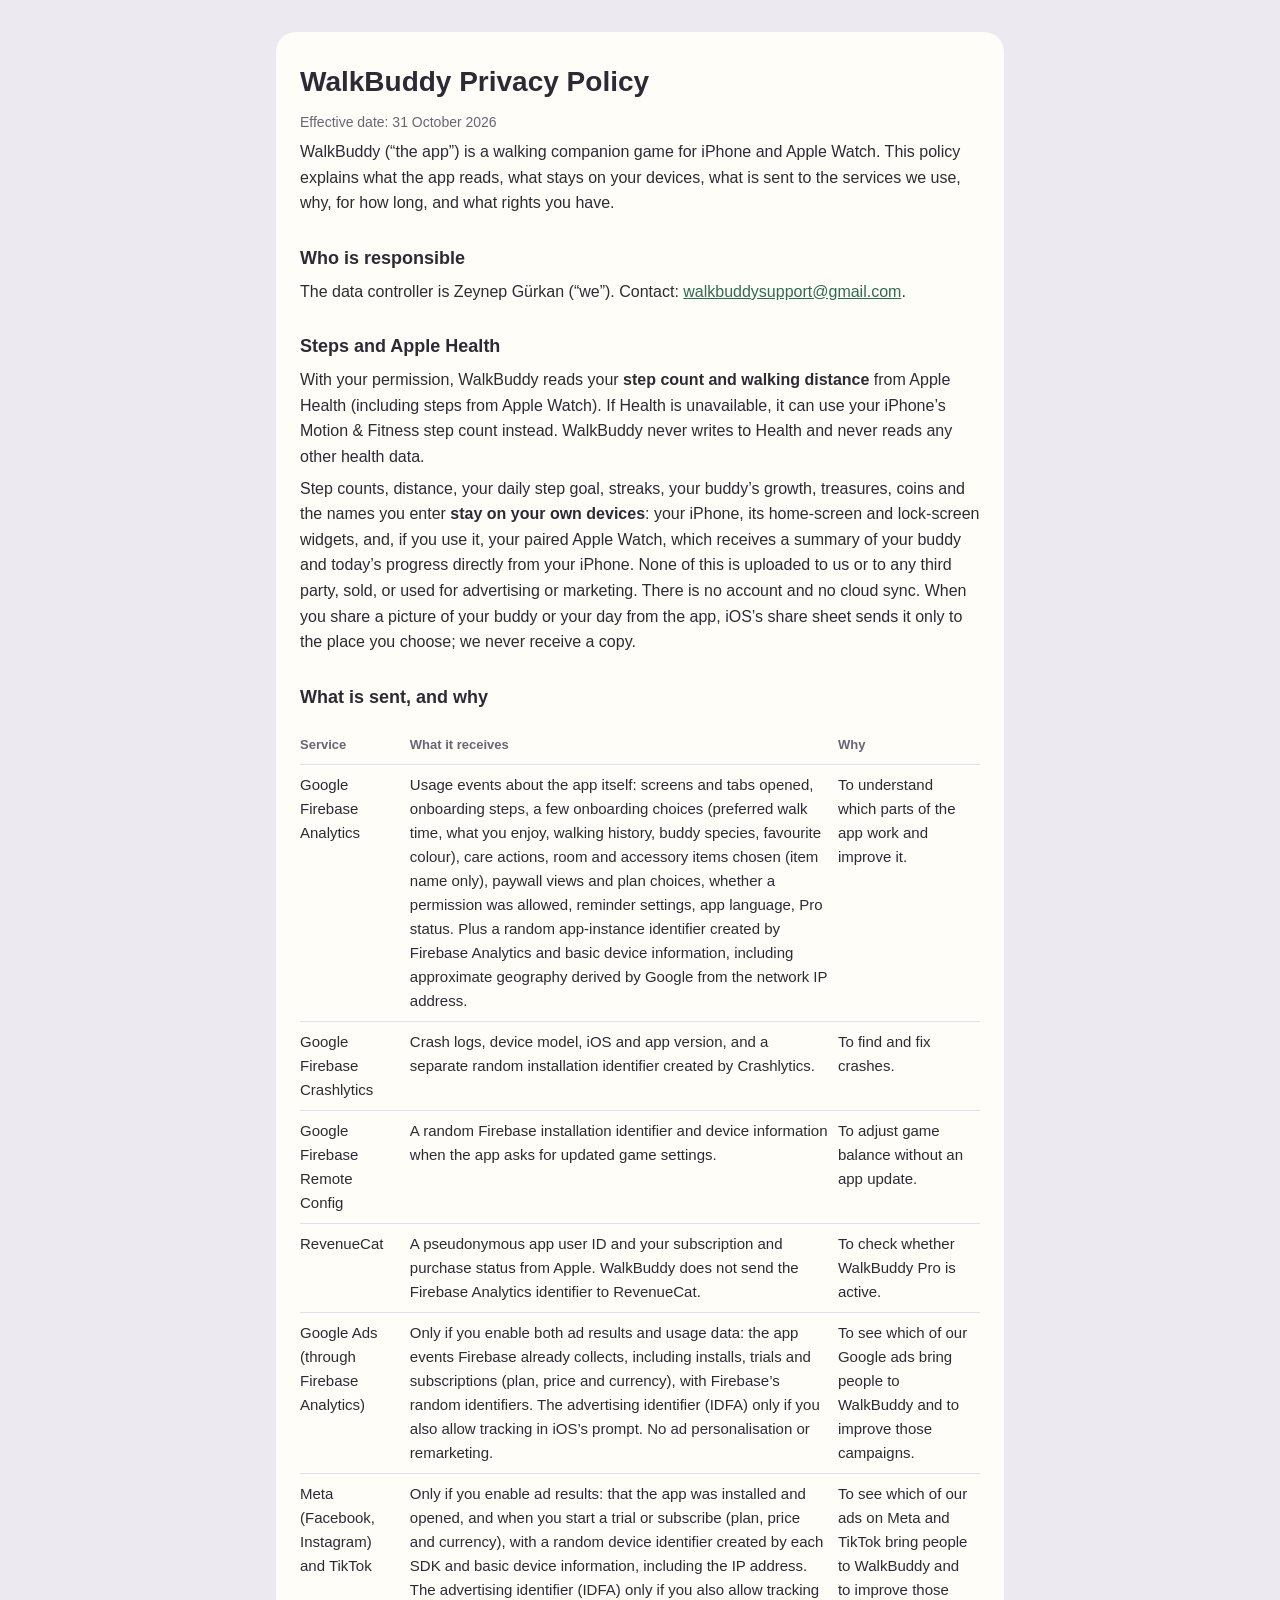
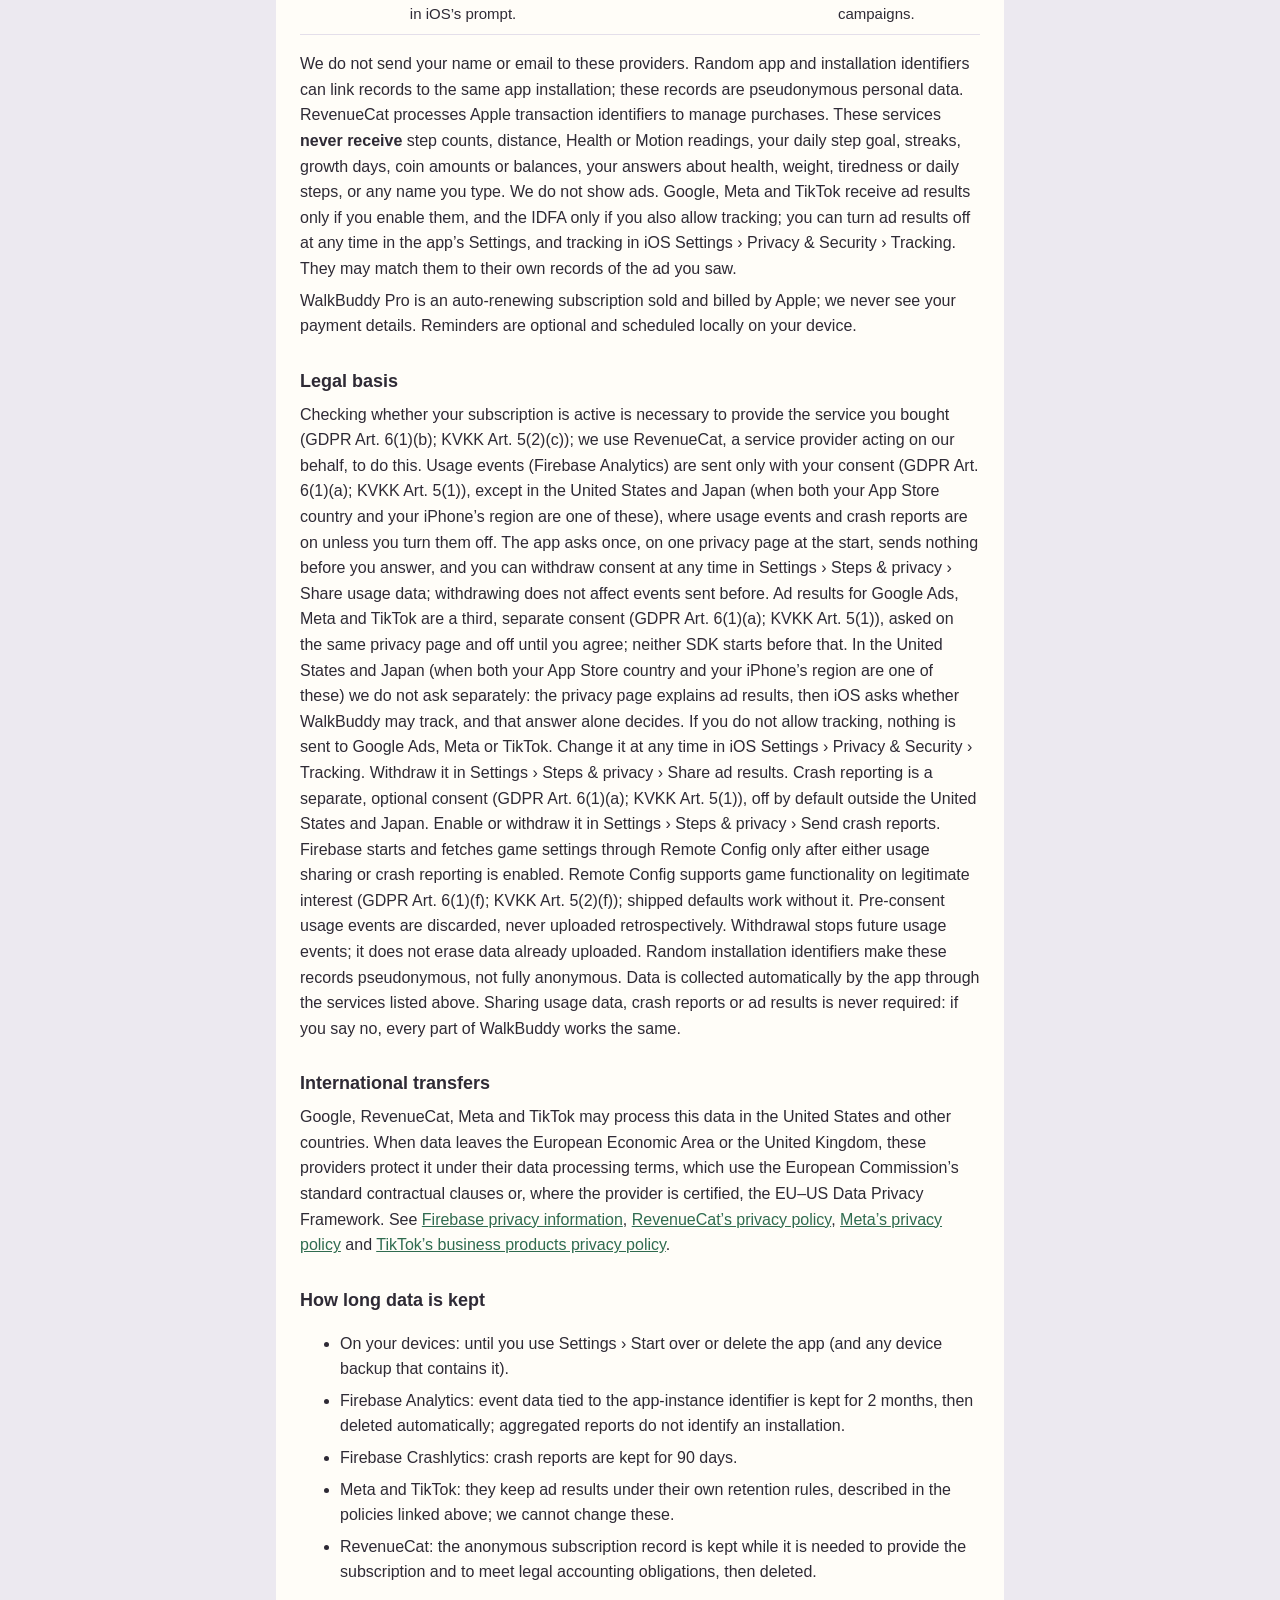
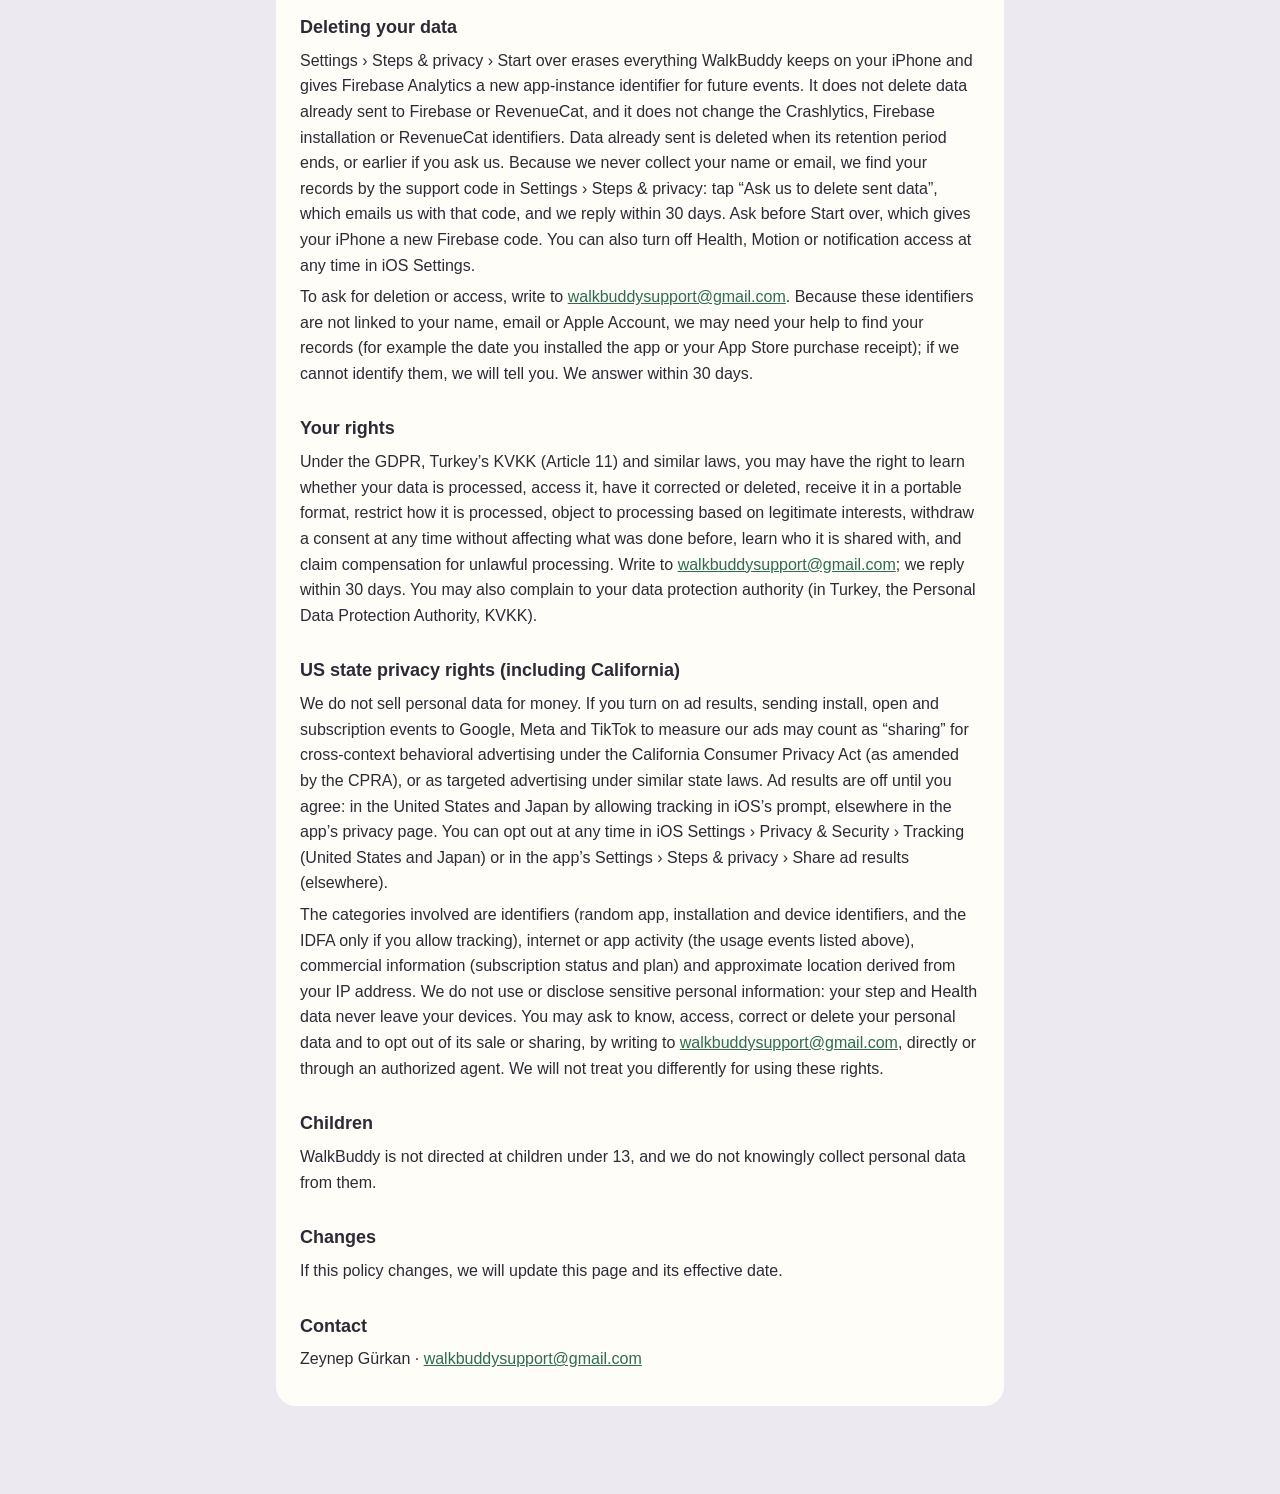
<file: privacy/index.html>
<!doctype html>
<html lang="en">
<head>
<meta charset="utf-8">
<meta name="viewport" content="width=device-width, initial-scale=1">
<title>WalkBuddy Privacy Policy</title>
<style>
  :root { --bg: #ECE9F0; --card: #FFFDF8; --ink: #2E2A35; --muted: #6B6475; --accent: #2F6B4F; --line: #E4DFEA; }
  @media (prefers-color-scheme: dark) { :root { --bg: #1C1A21; --card: #26232C; --ink: #F2EFF5; --muted: #A9A2B3; --accent: #8FD1AE; --line: #3A3642; } }
  * { box-sizing: border-box; }
  body { margin: 0; background: var(--bg); color: var(--ink); font: 16px/1.6 -apple-system, BlinkMacSystemFont, "Segoe UI", sans-serif; }
  main { max-width: 760px; margin: 0 auto; padding: 32px 16px 64px; }
  article { background: var(--card); border-radius: 20px; padding: 28px 24px; margin-bottom: 24px; }
  h1 { font-size: 28px; margin: 0 0 4px; }
  h2 { font-size: 18px; margin: 28px 0 6px; }
  p, li { margin: 6px 0; }
  .meta { color: var(--muted); font-size: 14px; }
  nav a, a { color: var(--accent); }
  nav { margin-bottom: 16px; font-weight: 600; }
  .table { overflow-x: auto; }
  table { width: 100%; border-collapse: collapse; font-size: 15px; margin: 10px 0; }
  th, td { text-align: left; vertical-align: top; padding: 8px 10px 8px 0; border-bottom: 1px solid var(--line); }
  th { font-size: 13px; color: var(--muted); font-weight: 600; }
</style>
</head>
<body>
<main>
<article id="en" lang="en">
<h1>WalkBuddy Privacy Policy</h1>
<p class="meta">Effective date: 31 October 2026</p>

<p>WalkBuddy (“the app”) is a walking companion game for iPhone and Apple Watch. This policy explains what the app reads, what stays on your devices, what is sent to the services we use, why, for how long, and what rights you have.</p>

<h2>Who is responsible</h2>
<p>The data controller is Zeynep Gürkan (“we”). Contact: <a href="mailto:walkbuddysupport@gmail.com">walkbuddysupport@gmail.com</a>.</p>

<h2>Steps and Apple Health</h2>
<p>With your permission, WalkBuddy reads your <strong>step count and walking distance</strong> from Apple Health (including steps from Apple Watch). If Health is unavailable, it can use your iPhone’s Motion &amp; Fitness step count instead. WalkBuddy never writes to Health and never reads any other health data.</p>
<p>Step counts, distance, your daily step goal, streaks, your buddy’s growth, treasures, coins and the names you enter <strong>stay on your own devices</strong>: your iPhone, its home-screen and lock-screen widgets, and, if you use it, your paired Apple Watch, which receives a summary of your buddy and today’s progress directly from your iPhone. None of this is uploaded to us or to any third party, sold, or used for advertising or marketing. There is no account and no cloud sync. When you share a picture of your buddy or your day from the app, iOS’s share sheet sends it only to the place you choose; we never receive a copy.</p>

<h2>What is sent, and why</h2>
<div class="table"><table>
<tr><th>Service</th><th>What it receives</th><th>Why</th></tr>
<tr><td>Google Firebase Analytics</td><td>Usage events about the app itself: screens and tabs opened, onboarding steps, a few onboarding choices (preferred walk time, what you enjoy, walking history, buddy species, favourite colour), care actions, room and accessory items chosen (item name only), paywall views and plan choices, whether a permission was allowed, reminder settings, app language, Pro status. Plus a random app-instance identifier created by Firebase Analytics and basic device information, including approximate geography derived by Google from the network IP address.</td><td>To understand which parts of the app work and improve it.</td></tr>
<tr><td>Google Firebase Crashlytics</td><td>Crash logs, device model, iOS and app version, and a separate random installation identifier created by Crashlytics.</td><td>To find and fix crashes.</td></tr>
<tr><td>Google Firebase Remote Config</td><td>A random Firebase installation identifier and device information when the app asks for updated game settings.</td><td>To adjust game balance without an app update.</td></tr>
<tr><td>RevenueCat</td><td>A pseudonymous app user ID and your subscription and purchase status from Apple. WalkBuddy does not send the Firebase Analytics identifier to RevenueCat.</td><td>To check whether WalkBuddy Pro is active.</td></tr>
<tr><td>Google Ads (through Firebase Analytics)</td><td>Only if you enable both ad results and usage data: the app events Firebase already collects, including installs, trials and subscriptions (plan, price and currency), with Firebase’s random identifiers. The advertising identifier (IDFA) only if you also allow tracking in iOS’s prompt. No ad personalisation or remarketing.</td><td>To see which of our Google ads bring people to WalkBuddy and to improve those campaigns.</td></tr>
<tr><td>Meta (Facebook, Instagram) and TikTok</td><td>Only if you enable ad results: that the app was installed and opened, and when you start a trial or subscribe (plan, price and currency), with a random device identifier created by each SDK and basic device information, including the IP address. The advertising identifier (IDFA) only if you also allow tracking in iOS’s prompt.</td><td>To see which of our ads on Meta and TikTok bring people to WalkBuddy and to improve those campaigns.</td></tr>
</table></div>
<p>We do not send your name or email to these providers. Random app and installation identifiers can link records to the same app installation; these records are pseudonymous personal data. RevenueCat processes Apple transaction identifiers to manage purchases. These services <strong>never receive</strong> step counts, distance, Health or Motion readings, your daily step goal, streaks, growth days, coin amounts or balances, your answers about health, weight, tiredness or daily steps, or any name you type. We do not show ads. Google, Meta and TikTok receive ad results only if you enable them, and the IDFA only if you also allow tracking; you can turn ad results off at any time in the app’s Settings, and tracking in iOS Settings › Privacy & Security › Tracking. They may match them to their own records of the ad you saw.</p>
<p>WalkBuddy Pro is an auto-renewing subscription sold and billed by Apple; we never see your payment details. Reminders are optional and scheduled locally on your device.</p>

<h2>Legal basis</h2>
<p>Checking whether your subscription is active is necessary to provide the service you bought (GDPR Art. 6(1)(b); KVKK Art. 5(2)(c)); we use RevenueCat, a service provider acting on our behalf, to do this. Usage events (Firebase Analytics) are sent only with your consent (GDPR Art. 6(1)(a); KVKK Art. 5(1)), except in the United States and Japan (when both your App Store country and your iPhone’s region are one of these), where usage events and crash reports are on unless you turn them off. The app asks once, on one privacy page at the start, sends nothing before you answer, and you can withdraw consent at any time in Settings › Steps &amp; privacy › Share usage data; withdrawing does not affect events sent before. Ad results for Google Ads, Meta and TikTok are a third, separate consent (GDPR Art. 6(1)(a); KVKK Art. 5(1)), asked on the same privacy page and off until you agree; neither SDK starts before that. In the United States and Japan (when both your App Store country and your iPhone’s region are one of these) we do not ask separately: the privacy page explains ad results, then iOS asks whether WalkBuddy may track, and that answer alone decides. If you do not allow tracking, nothing is sent to Google Ads, Meta or TikTok. Change it at any time in iOS Settings › Privacy &amp; Security › Tracking. Withdraw it in Settings › Steps &amp; privacy › Share ad results. Crash reporting is a separate, optional consent (GDPR Art. 6(1)(a); KVKK Art. 5(1)), off by default outside the United States and Japan. Enable or withdraw it in Settings › Steps &amp; privacy › Send crash reports. Firebase starts and fetches game settings through Remote Config only after either usage sharing or crash reporting is enabled. Remote Config supports game functionality on legitimate interest (GDPR Art. 6(1)(f); KVKK Art. 5(2)(f)); shipped defaults work without it. Pre-consent usage events are discarded, never uploaded retrospectively. Withdrawal stops future usage events; it does not erase data already uploaded. Random installation identifiers make these records pseudonymous, not fully anonymous. Data is collected automatically by the app through the services listed above. Sharing usage data, crash reports or ad results is never required: if you say no, every part of WalkBuddy works the same.</p>

<h2>International transfers</h2>
<p>Google, RevenueCat, Meta and TikTok may process this data in the United States and other countries. When data leaves the European Economic Area or the United Kingdom, these providers protect it under their data processing terms, which use the European Commission’s standard contractual clauses or, where the provider is certified, the EU–US Data Privacy Framework. See <a href="https://firebase.google.com/support/privacy">Firebase privacy information</a>, <a href="https://www.revenuecat.com/privacy">RevenueCat’s privacy policy</a>, <a href="https://www.facebook.com/privacy/policy/">Meta’s privacy policy</a> and <a href="https://www.tiktok.com/legal/page/global/privacy-policy-for-tiktok-business-products/en">TikTok’s business products privacy policy</a>.</p>

<h2>How long data is kept</h2>
<ul>
<li>On your devices: until you use Settings › Start over or delete the app (and any device backup that contains it).</li>
<li>Firebase Analytics: event data tied to the app-instance identifier is kept for 2 months, then deleted automatically; aggregated reports do not identify an installation.</li>
<li>Firebase Crashlytics: crash reports are kept for 90 days.</li>
<li>Meta and TikTok: they keep ad results under their own retention rules, described in the policies linked above; we cannot change these.</li>
<li>RevenueCat: the anonymous subscription record is kept while it is needed to provide the subscription and to meet legal accounting obligations, then deleted.</li>
</ul>

<h2>Deleting your data</h2>
<p>Settings › Steps &amp; privacy › Start over erases everything WalkBuddy keeps on your iPhone and gives Firebase Analytics a new app-instance identifier for future events. It does not delete data already sent to Firebase or RevenueCat, and it does not change the Crashlytics, Firebase installation or RevenueCat identifiers. Data already sent is deleted when its retention period ends, or earlier if you ask us. Because we never collect your name or email, we find your records by the support code in Settings › Steps &amp; privacy: tap “Ask us to delete sent data”, which emails us with that code, and we reply within 30 days. Ask before Start over, which gives your iPhone a new Firebase code. You can also turn off Health, Motion or notification access at any time in iOS Settings.</p>
<p>To ask for deletion or access, write to <a href="mailto:walkbuddysupport@gmail.com">walkbuddysupport@gmail.com</a>. Because these identifiers are not linked to your name, email or Apple Account, we may need your help to find your records (for example the date you installed the app or your App Store purchase receipt); if we cannot identify them, we will tell you. We answer within 30 days.</p>

<h2>Your rights</h2>
<p>Under the GDPR, Turkey’s KVKK (Article 11) and similar laws, you may have the right to learn whether your data is processed, access it, have it corrected or deleted, receive it in a portable format, restrict how it is processed, object to processing based on legitimate interests, withdraw a consent at any time without affecting what was done before, learn who it is shared with, and claim compensation for unlawful processing. Write to <a href="mailto:walkbuddysupport@gmail.com">walkbuddysupport@gmail.com</a>; we reply within 30 days. You may also complain to your data protection authority (in Turkey, the Personal Data Protection Authority, KVKK).</p>

<h2>US state privacy rights (including California)</h2>
<p>We do not sell personal data for money. If you turn on ad results, sending install, open and subscription events to Google, Meta and TikTok to measure our ads may count as “sharing” for cross-context behavioral advertising under the California Consumer Privacy Act (as amended by the CPRA), or as targeted advertising under similar state laws. Ad results are off until you agree: in the United States and Japan by allowing tracking in iOS’s prompt, elsewhere in the app’s privacy page. You can opt out at any time in iOS Settings › Privacy & Security › Tracking (United States and Japan) or in the app’s Settings › Steps & privacy › Share ad results (elsewhere).</p>
<p>The categories involved are identifiers (random app, installation and device identifiers, and the IDFA only if you allow tracking), internet or app activity (the usage events listed above), commercial information (subscription status and plan) and approximate location derived from your IP address. We do not use or disclose sensitive personal information: your step and Health data never leave your devices. You may ask to know, access, correct or delete your personal data and to opt out of its sale or sharing, by writing to <a href="mailto:walkbuddysupport@gmail.com">walkbuddysupport@gmail.com</a>, directly or through an authorized agent. We will not treat you differently for using these rights.</p>

<h2>Children</h2>
<p>WalkBuddy is not directed at children under 13, and we do not knowingly collect personal data from them.</p>

<h2>Changes</h2>
<p>If this policy changes, we will update this page and its effective date.</p>

<h2>Contact</h2>
<p>Zeynep Gürkan · <a href="mailto:walkbuddysupport@gmail.com">walkbuddysupport@gmail.com</a></p>
</article>
</main>
</body>
</html>
</file>
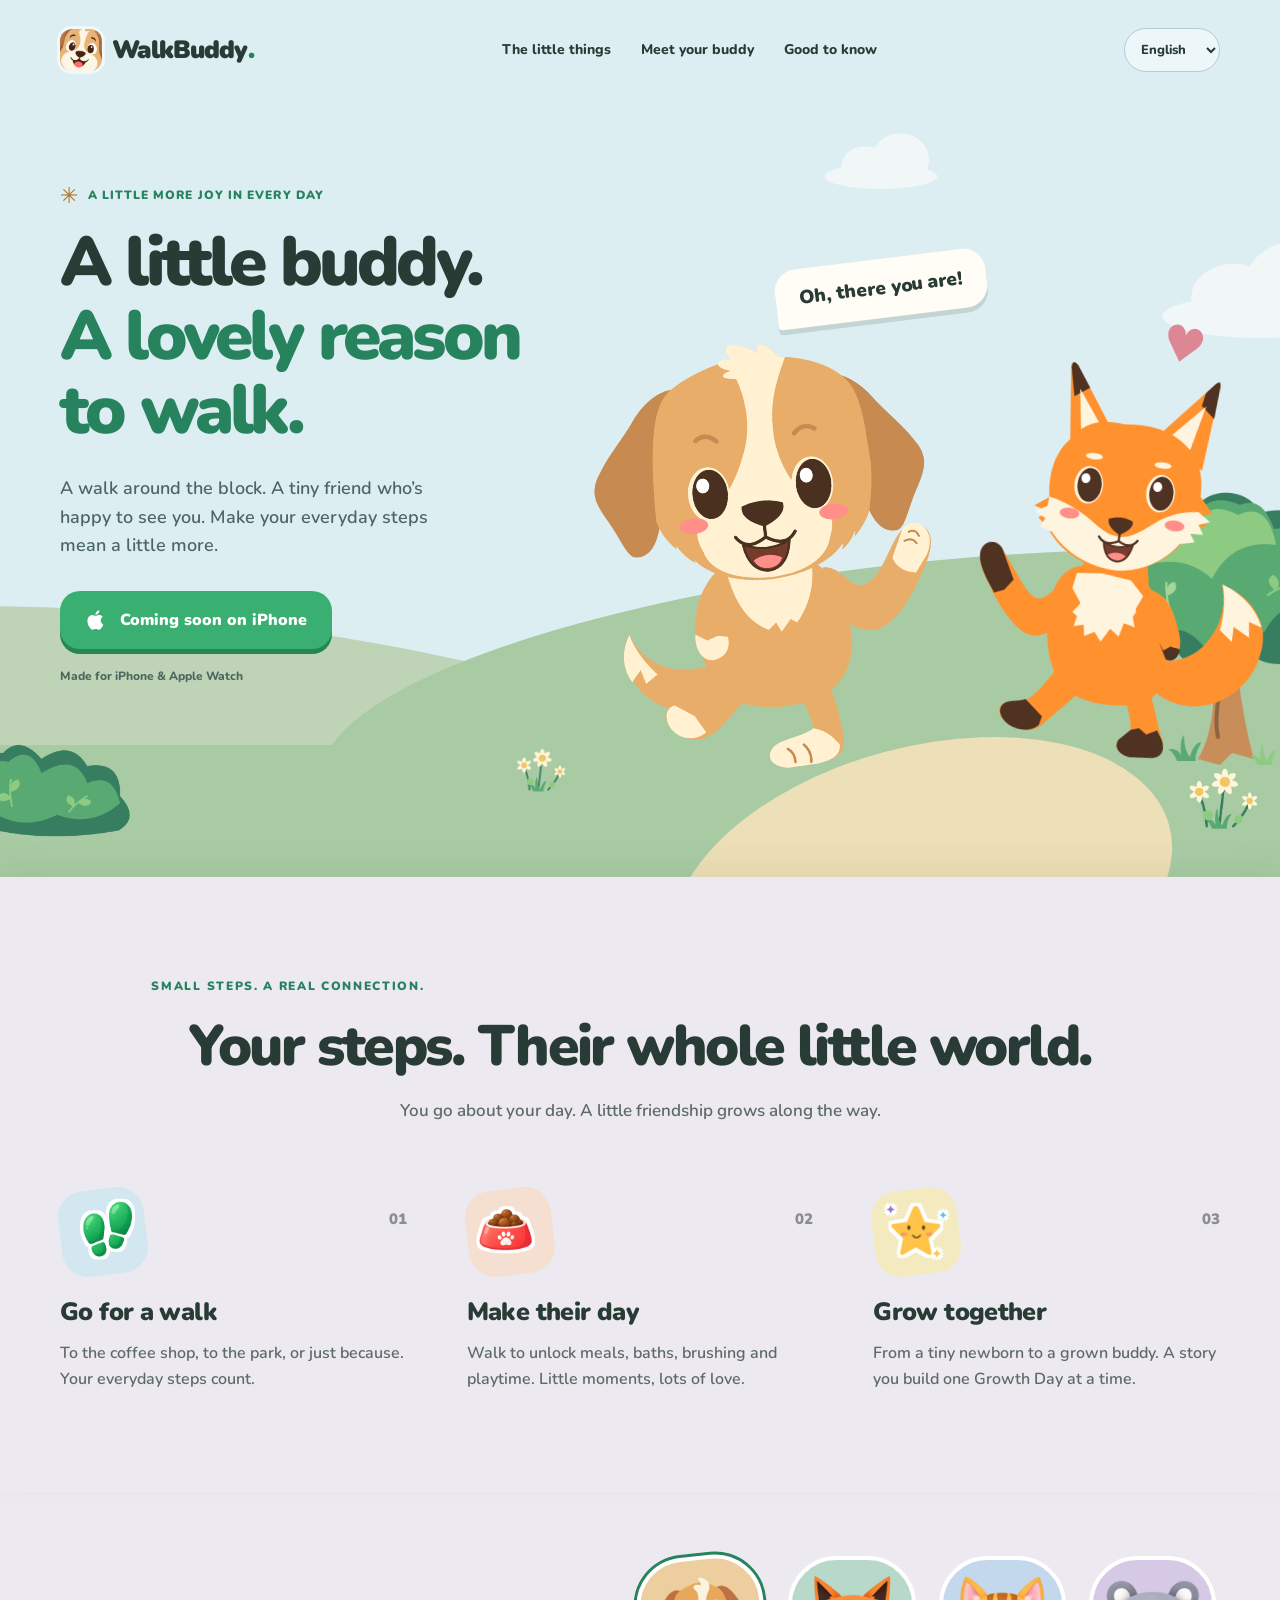
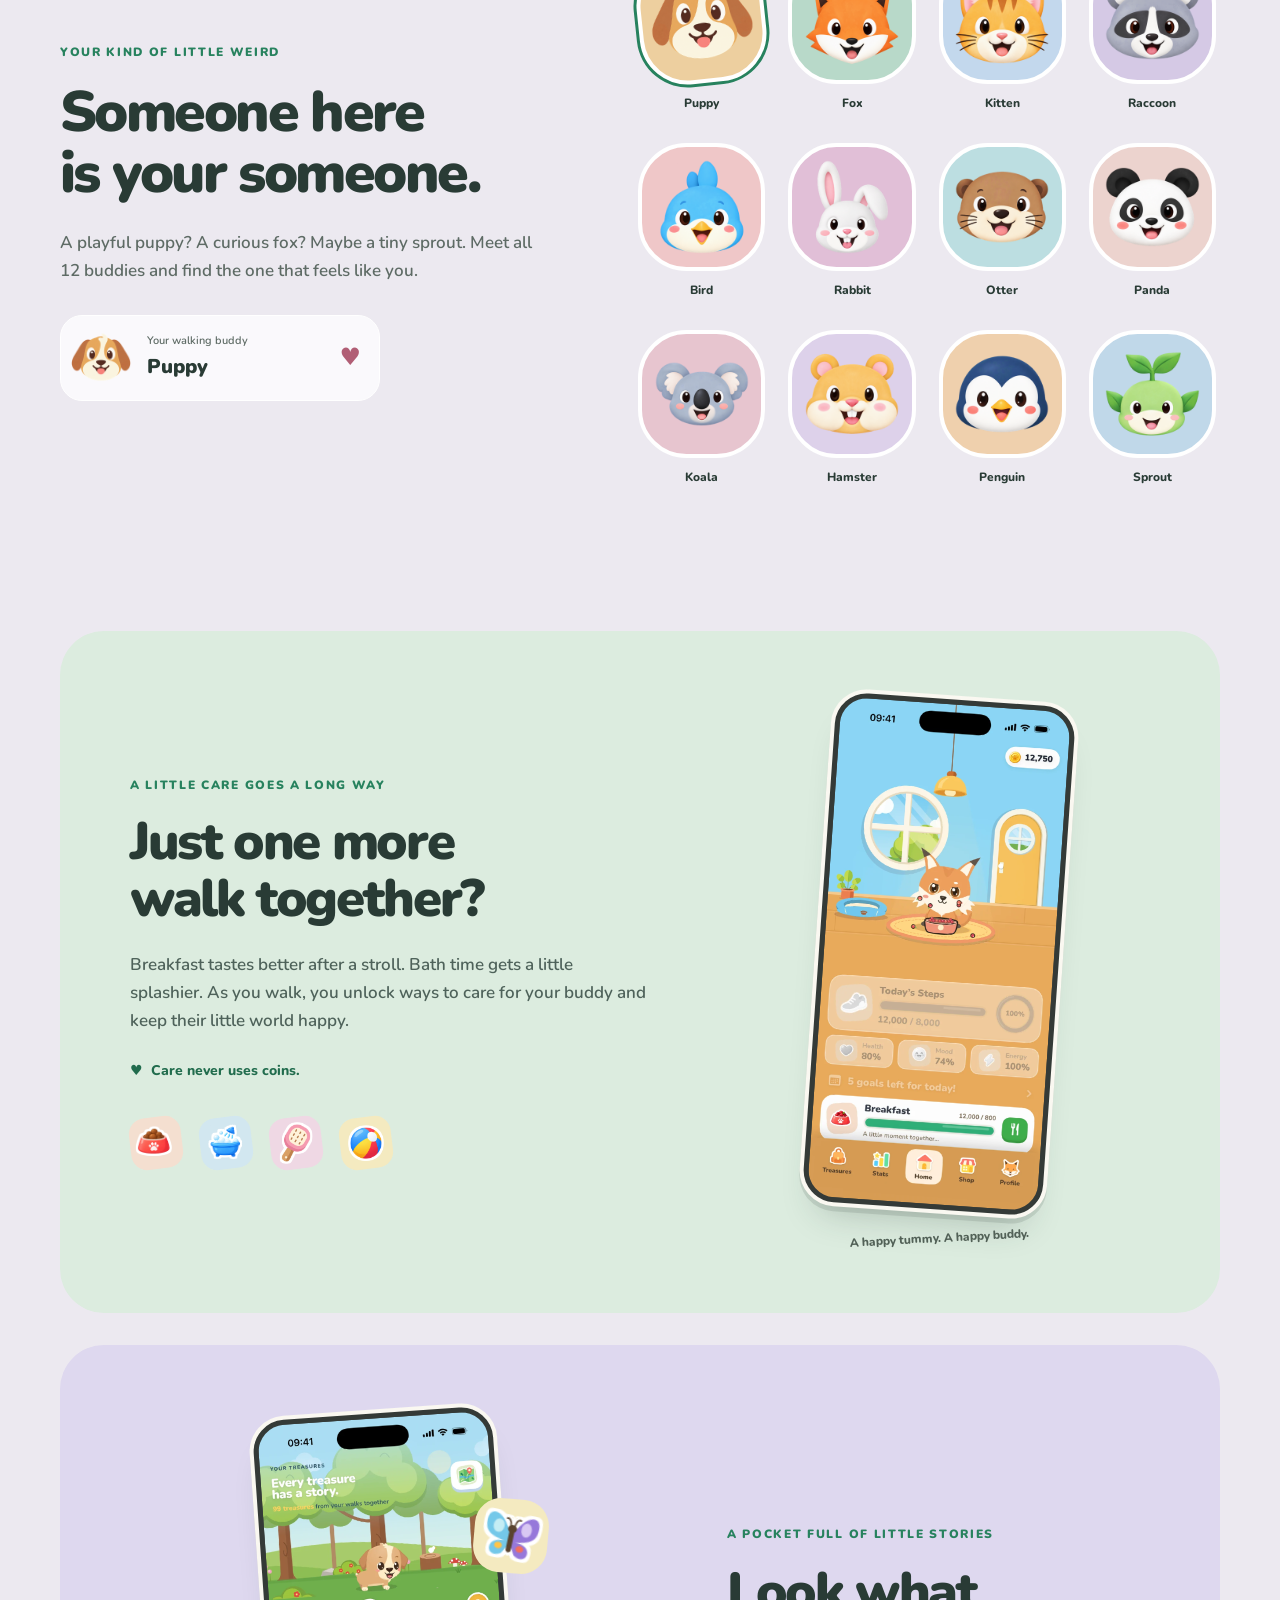
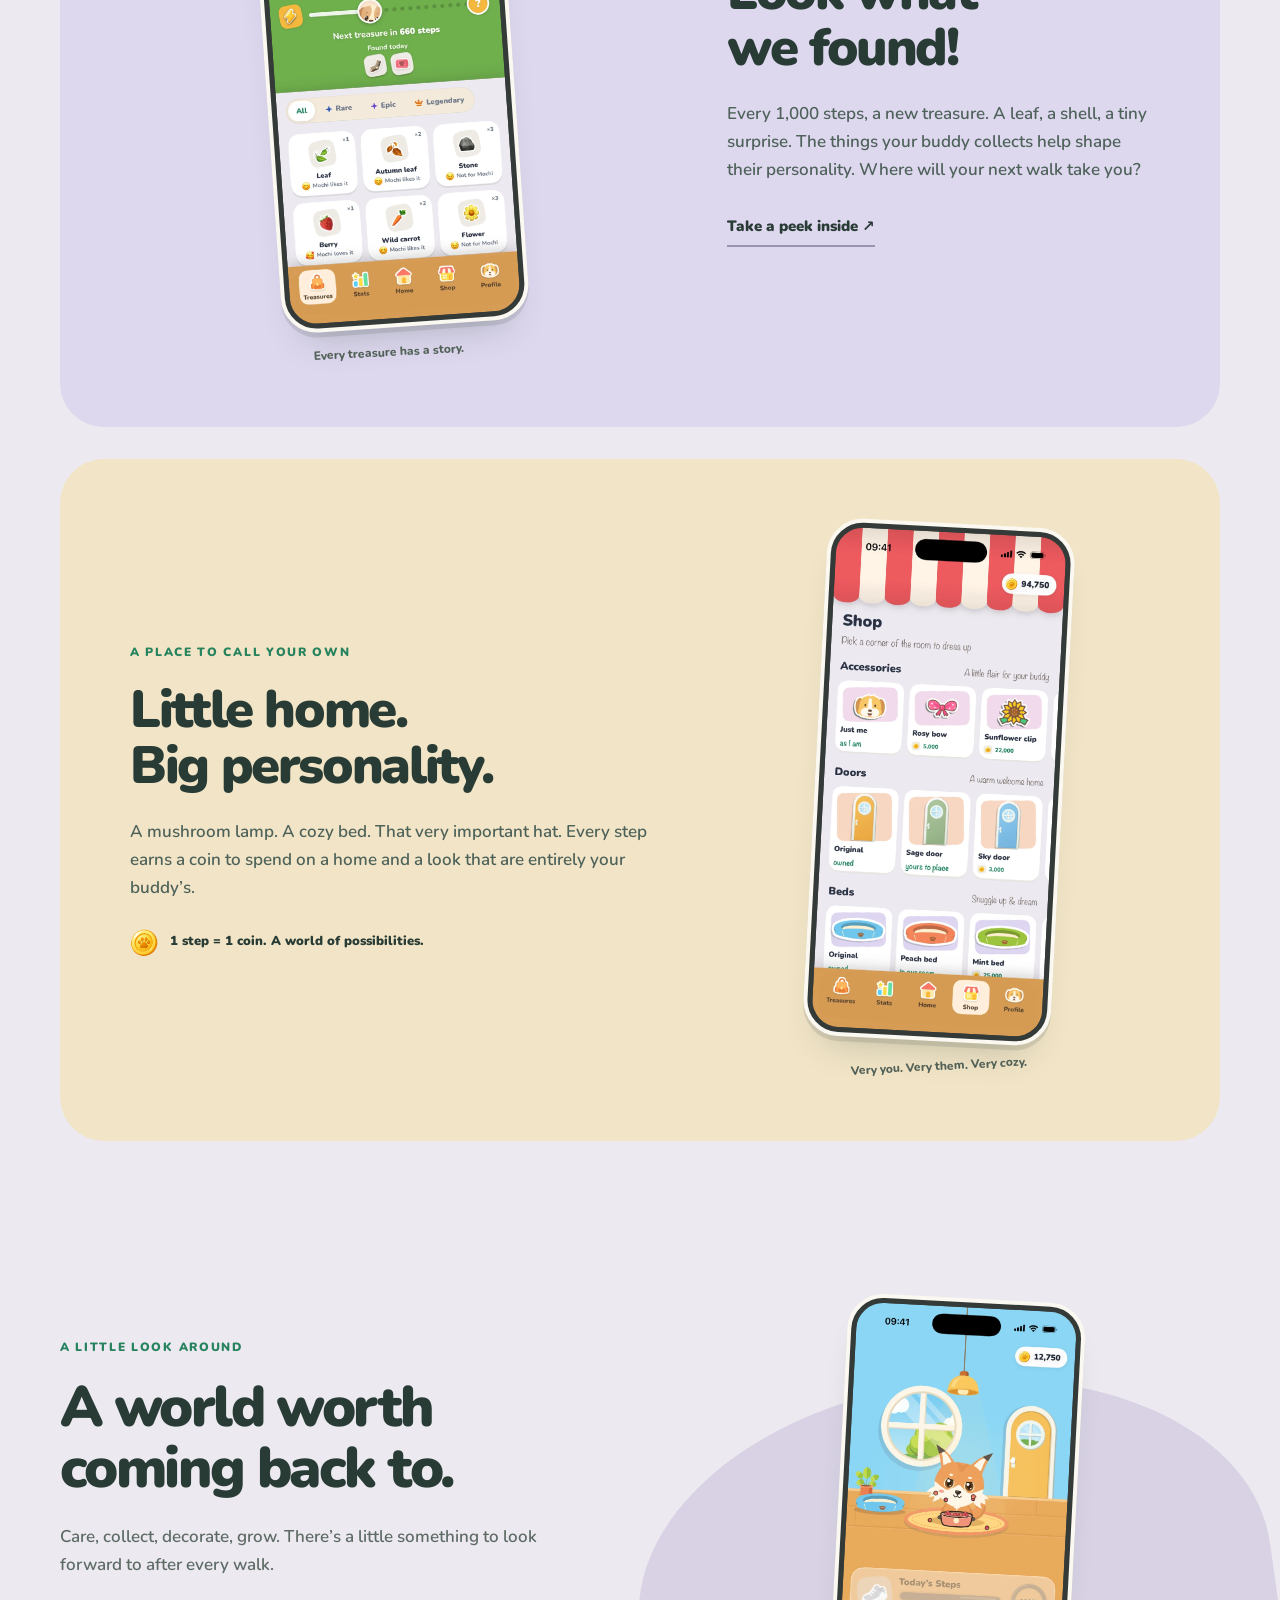
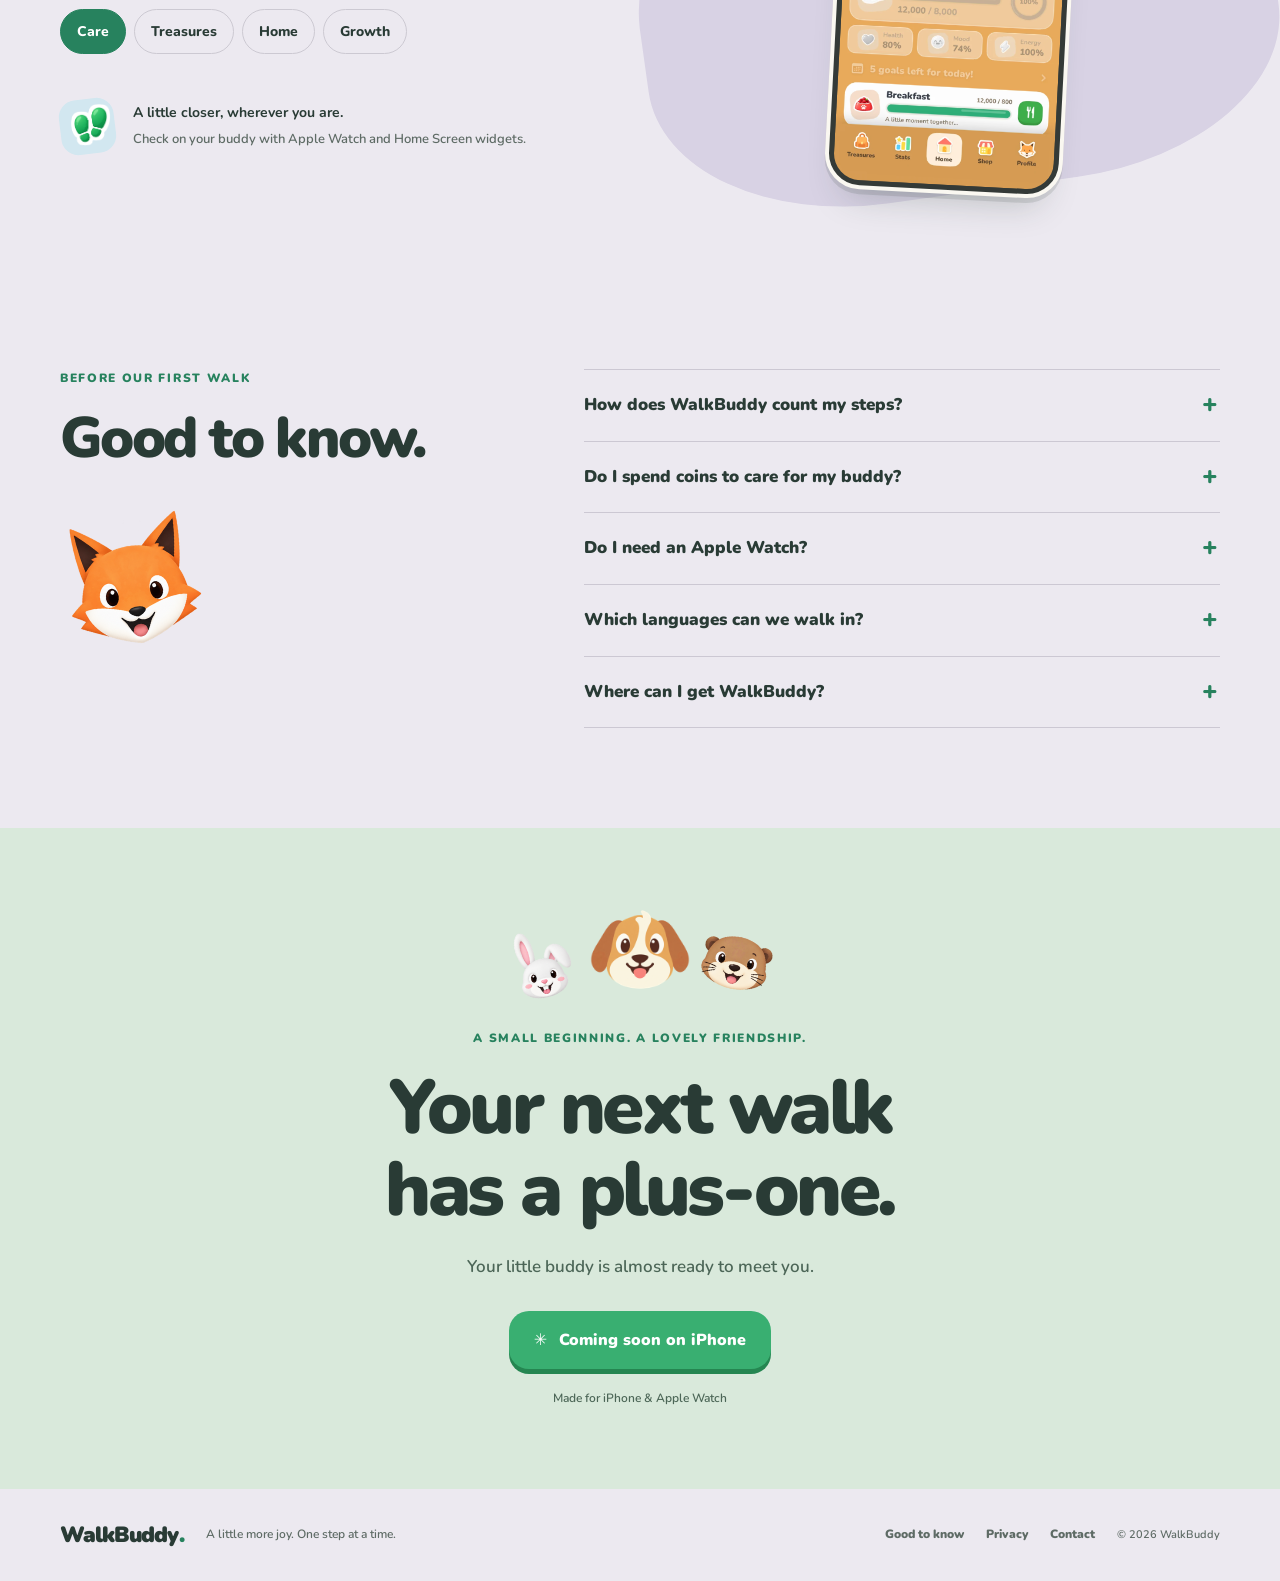
<file: walkbuddysupport.github.io/index.html>
<!doctype html>
<html lang="en">
<head>
  <meta charset="utf-8">
  <meta name="viewport" content="width=device-width, initial-scale=1">
  <meta name="theme-color" content="#dceef2">
  <title>WalkBuddy — A little buddy. A lovely reason to walk.</title>
  <meta name="description" content="Turn your everyday walks into a little world of care, treasures and friendship. Meet WalkBuddy, your step counter pet for iPhone and Apple Watch.">
  <meta property="og:title" content="WalkBuddy — A lovely reason to walk.">
  <meta property="og:description" content="Your steps. Their whole little world.">
  <meta property="og:type" content="website">
  <meta property="og:image" content="assets/app-icon.png">
  <link rel="icon" href="assets/app-icon.png">
  <link rel="apple-touch-icon" href="assets/app-icon.png">
  <link rel="preload" href="assets/nunito.ttf" as="font" type="font/ttf" crossorigin>
  <link rel="stylesheet" href="styles.css">
  <script src="translations.js" defer></script>
  <script src="app.js" defer></script>
</head>
<body>
  <a class="skip" href="#main" data-t="skip">Skip to content</a>
  <header class="header">
    <div class="container nav">
      <a class="brand" href="#" aria-label="WalkBuddy"><img src="assets/app-icon.png" width="42" height="42" alt="">WalkBuddy<span class="brand-dot">.</span></a>
      <nav class="nav-links" aria-label="Main navigation" data-label="navigation">
        <a href="#how" data-t="navHow">The little things</a>
        <a href="#buddies" data-t="navBuddies">Meet your buddy</a>
        <a href="#faq" data-t="navFaq">Good to know</a>
      </nav>
      <label class="language"><span class="sr-only" data-t="language">Language</span><select id="language"><option value="en">English</option><option value="tr">Türkçe</option><option value="ja">日本語</option><option value="de">Deutsch</option><option value="es">Español</option><option value="fr">Français</option></select></label>
    </div>
  </header>
  <main id="main">
    <section class="hero" aria-labelledby="hero-title">
      <div class="cloud cloud-one" aria-hidden="true"></div><div class="cloud cloud-two" aria-hidden="true"></div>
      <div class="container hero-inner">
        <div class="hero-copy">
          <span class="eyebrow"><span class="little-sun" aria-hidden="true">✳</span> <span data-t="heroEye">A little more joy in every day</span></span>
          <h1 id="hero-title"><span data-t="heroOne">A little buddy.</span><br><em data-t="heroTwo">A lovely reason<br>to walk.</em></h1>
          <p class="intro" data-t="heroBody">A walk around the block. A tiny friend who’s happy to see you. Make your everyday steps mean a little more.</p>
          <a class="button store-link" href="#coming-soon"><svg aria-hidden="true" viewBox="0 0 24 24"><path d="M16.4 12.6c0-2.6 2.1-3.8 2.2-3.9-1.2-1.8-3.1-2-3.7-2-1.6-.2-3.1.9-3.9.9-.8 0-2-.9-3.4-.9-1.7 0-3.3 1-4.2 2.6-1.8 3.1-.5 7.7 1.3 10.2.9 1.2 1.9 2.6 3.2 2.6 1.3-.1 1.8-.8 3.3-.8 1.6 0 2 .8 3.4.8 1.4 0 2.3-1.3 3.1-2.5 1-1.4 1.4-2.8 1.4-2.9 0 0-2.7-1-2.7-4.1zM13.9 4.9c.7-.9 1.2-2 1.1-3.2-1 0-2.3.7-3 1.6-.7.8-1.3 2-1.1 3.1 1.1.1 2.3-.6 3-1.5z"/></svg><span data-t="store">Coming soon on iPhone</span></a>
          <p class="hero-footnote" data-t="devices">Made for iPhone & Apple Watch</p>
        </div>
        <div class="hero-art" aria-label="The WalkBuddy puppy and fox out for a walk" data-label="heroArt">
          <div class="hello" data-t="hello">Oh, there you are!</div>
          <img class="hero-puppy" src="assets/scene/puppy.png" width="680" height="960" alt="">
          <img class="hero-fox" src="assets/scene/fox.png" width="680" height="960" alt="">
          <span class="hero-heart" aria-hidden="true">♥</span>
        </div>
      </div>
      <div class="landscape" aria-hidden="true"><div class="hill far"></div><div class="hill near"></div><div class="ground"></div><div class="path"></div><img class="oak" src="assets/scene/map-scenery-oak.png" alt=""><img class="daisies one" src="assets/scene/map-scenery-daisies.png" alt=""><img class="daisies two" src="assets/scene/map-scenery-daisies.png" alt=""><img class="bush" src="assets/scene/map-scenery-bush.png" alt=""></div>
    </section>

    <section class="how section" id="how">
      <div class="container">
        <div class="section-heading"><p class="eyebrow" data-t="howEye">Small steps. A real connection.</p><h2 data-t="howTitle">Your steps. Their whole little world.</h2><p data-t="howBody">You go about your day. A little friendship grows along the way.</p></div>
        <div class="steps">
          <article><span class="sticker blue"><img src="assets/icons/icon-steps.png" alt="" loading="lazy"></span><span class="step-number">01</span><h3 data-t="walkTitle">Go for a walk</h3><p data-t="walkBody">To the coffee shop, to the park, or just because. Your everyday steps count.</p></article>
          <article><span class="sticker peach"><img src="assets/icons/care-feed.png" alt="" loading="lazy"></span><span class="step-number">02</span><h3 data-t="careTitle">Make their day</h3><p data-t="careBody">Walk to unlock meals, baths, brushing and playtime. Little moments, lots of love.</p></article>
          <article><span class="sticker yellow"><img src="assets/icons/icon-journey-brightest-star.png" alt="" loading="lazy"></span><span class="step-number">03</span><h3 data-t="growTitle">Grow together</h3><p data-t="growBody">From a tiny newborn to a grown buddy. A story you build one Growth Day at a time.</p></article>
        </div>
      </div>
    </section>

    <section class="family section" id="buddies">
      <div class="container family-layout">
        <div class="family-copy"><p class="eyebrow" data-t="familyEye">Your kind of little weird</p><h2 data-t="familyTitle">Someone here<br>is your someone.</h2><p data-t="familyBody">A playful puppy? A curious fox? Maybe a tiny sprout. Meet all 12 buddies and find the one that feels like you.</p><div class="chosen" aria-live="polite"><img id="chosen-face" src="assets/heads/mochi.png" width="68" height="68" alt=""><div><span data-t="selected">Your walking buddy</span><strong id="chosen-name">Puppy</strong></div><span class="chosen-heart" aria-hidden="true">♥</span></div></div>
        <div class="buddy-grid" role="group" data-label="chooseBuddy" aria-label="Choose a buddy"></div>
      </div>
    </section>

    <section class="stories section" id="little-world">
      <div class="container">
        <article class="story mint">
          <div class="story-copy"><p class="eyebrow" data-t="careEye">A little care goes a long way</p><h2 data-t="careHeading">Just one more<br>walk together?</h2><p data-t="careStory">Breakfast tastes better after a stroll. Bath time gets a little splashier. As you walk, you unlock ways to care for your buddy and keep their little world happy.</p><p class="quiet-rule"><span aria-hidden="true">♥</span> <span data-t="careRule">Care never uses coins.</span></p><div class="mini-stickers" aria-hidden="true"><span class="sticker peach"><img src="assets/icons/care-feed.png" alt="" loading="lazy"></span><span class="sticker blue"><img src="assets/icons/care-wash.png" alt="" loading="lazy"></span><span class="sticker pink"><img src="assets/icons/care-groom.png" alt="" loading="lazy"></span><span class="sticker yellow"><img src="assets/icons/care-play.png" alt="" loading="lazy"></span></div></div>
          <figure class="phone-scene"><div class="phone"><img src="assets/screens/02-care-fox-en.webp" data-screen="02-care-fox" alt="A fox enjoying a meal in WalkBuddy" data-alt="careScreen" loading="lazy" width="1206" height="2622"></div><figcaption data-t="careCaption">A happy tummy. A happy buddy.</figcaption></figure>
        </article>
        <article class="story lilac reverse">
          <div class="story-copy"><p class="eyebrow" data-t="treasureEye">A pocket full of little stories</p><h2 data-t="treasureHeading">Look what<br>we found!</h2><p data-t="treasureStory">Every 1,000 steps, a new treasure. A leaf, a shell, a tiny surprise. The things your buddy collects help shape their personality. Where will your next walk take you?</p><a class="text-link" href="#gallery" data-t="explore">Take a peek inside <span aria-hidden="true">↗</span></a></div>
          <figure class="phone-scene"><span class="orbit-sticker sticker yellow" aria-hidden="true"><img src="assets/icons/icon-journey-butterfly.png" alt="" loading="lazy"></span><div class="phone"><img src="assets/screens/06-treasures-en.webp" data-screen="06-treasures" alt="WalkBuddy’s Treasures collection" data-alt="treasureScreen" loading="lazy" width="1206" height="2622"></div><figcaption data-t="treasureCaption">Every treasure has a story.</figcaption></figure>
        </article>
        <article class="story butter">
          <div class="story-copy"><p class="eyebrow" data-t="homeEye">A place to call your own</p><h2 data-t="homeHeading">Little home.<br>Big personality.</h2><p data-t="homeStory">A mushroom lamp. A cozy bed. That very important hat. Every step earns a coin to spend on a home and a look that are entirely your buddy’s.</p><div class="coin-note"><img src="assets/icons/icon-coin.png" width="32" height="32" alt="" loading="lazy"><span data-t="coinRule">1 step = 1 coin. A world of possibilities.</span></div></div>
          <figure class="phone-scene"><div class="phone"><img src="assets/screens/08-decor-en.webp" data-screen="08-decor" alt="Decorating a buddy’s home in WalkBuddy" data-alt="homeScreen" loading="lazy" width="1206" height="2622"></div><figcaption data-t="homeCaption">Very you. Very them. Very cozy.</figcaption></figure>
        </article>
      </div>
    </section>

    <section class="gallery section" id="gallery"><div class="container gallery-layout"><div><p class="eyebrow" data-t="galleryEye">A little look around</p><h2 data-t="galleryTitle">A world worth<br>coming back to.</h2><p data-t="galleryBody">Care, collect, decorate, grow. There’s a little something to look forward to after every walk.</p><div class="gallery-tabs" role="tablist" data-label="galleryLabel" aria-label="Explore WalkBuddy"><button id="tab-care" role="tab" aria-controls="gallery-panel" aria-selected="true" data-gallery="02-care-fox" data-t="tabCare">Care</button><button id="tab-treasures" role="tab" aria-controls="gallery-panel" aria-selected="false" tabindex="-1" data-gallery="06-treasures" data-t="tabTreasures">Treasures</button><button id="tab-home" role="tab" aria-controls="gallery-panel" aria-selected="false" tabindex="-1" data-gallery="08-decor" data-t="tabHome">Home</button><button id="tab-growth" role="tab" aria-controls="gallery-panel" aria-selected="false" tabindex="-1" data-gallery="04-growth" data-t="tabGrowth">Growth</button></div><div class="device-note"><span class="sticker blue"><img src="assets/icons/icon-steps.png" alt="" loading="lazy"></span><p><strong data-t="everywhereTitle">A little closer, wherever you are.</strong><span data-t="everywhereBody">Check on your buddy with Apple Watch and Home Screen widgets.</span></p></div></div><div class="gallery-preview" id="gallery-panel" role="tabpanel" aria-labelledby="tab-care" tabindex="0"><div class="phone"><img id="gallery-image" src="assets/screens/02-care-fox-en.webp" data-screen="02-care-fox" alt="A fox enjoying a meal in WalkBuddy" data-alt="careScreen" loading="lazy" width="1206" height="2622"></div></div></div></section>

    <section class="faq section" id="faq"><div class="container faq-layout"><div><p class="eyebrow" data-t="faqEye">Before our first walk</p><h2 data-t="faqTitle">Good to know.</h2><img class="faq-face" src="assets/heads/fox.png" alt="" loading="lazy" width="180" height="180"></div><div class="questions"><details><summary data-t="q1">How does WalkBuddy count my steps?</summary><p data-t="a1">WalkBuddy uses steps from Apple Health on your iPhone, including steps recorded by your Apple Watch. Your usual walks count without starting a workout.</p></details><details><summary data-t="q2">Do I spend coins to care for my buddy?</summary><p data-t="a2">Care never uses coins. Walking unlocks care moments. Coins are for decorating your buddy’s home and choosing accessories in the Shop.</p></details><details><summary data-t="q3">Do I need an Apple Watch?</summary><p data-t="a3">No. You can walk with just your iPhone. If you have an Apple Watch, you can also check on your buddy and care for them from your wrist.</p></details><details><summary data-t="q4">Which languages can we walk in?</summary><p data-t="a4">WalkBuddy speaks English, Turkish, Japanese, German, Spanish and French.</p></details><details><summary data-t="q5">Where can I get WalkBuddy?</summary><p data-t="a5">WalkBuddy is coming soon to the App Store for iPhone and Apple Watch. The download link will be right here when it’s ready.</p></details></div></div></section>

    <section class="closing section" id="coming-soon"><div class="container"><div class="closing-faces" aria-hidden="true"><img src="assets/heads/rabbit.png" alt="" loading="lazy"><img src="assets/heads/mochi.png" alt="" loading="lazy"><img src="assets/heads/otter.png" alt="" loading="lazy"></div><p class="eyebrow" data-t="closingEye">A small beginning. A lovely friendship.</p><h2 data-t="closingTitle">Your next walk<br>has a plus-one.</h2><p data-t="closingBody">Your little buddy is almost ready to meet you.</p><span class="button coming-label"><span aria-hidden="true">✳</span><span data-t="store">Coming soon on iPhone</span></span><p class="closing-note" data-t="devices">Made for iPhone & Apple Watch</p></div></section>
  </main>
  <footer><div class="container footer-inner"><a class="brand" href="#">WalkBuddy<span class="brand-dot">.</span></a><span data-t="footerLine">A little more joy. One step at a time.</span><a href="#faq" data-t="navFaq">Good to know</a><a href="privacy/" data-t="privacy">Privacy</a><a href="mailto:walkbuddysupport@gmail.com" data-t="contact">Contact</a><small>© 2026 WalkBuddy</small></div></footer>
</body>
</html>
</file>
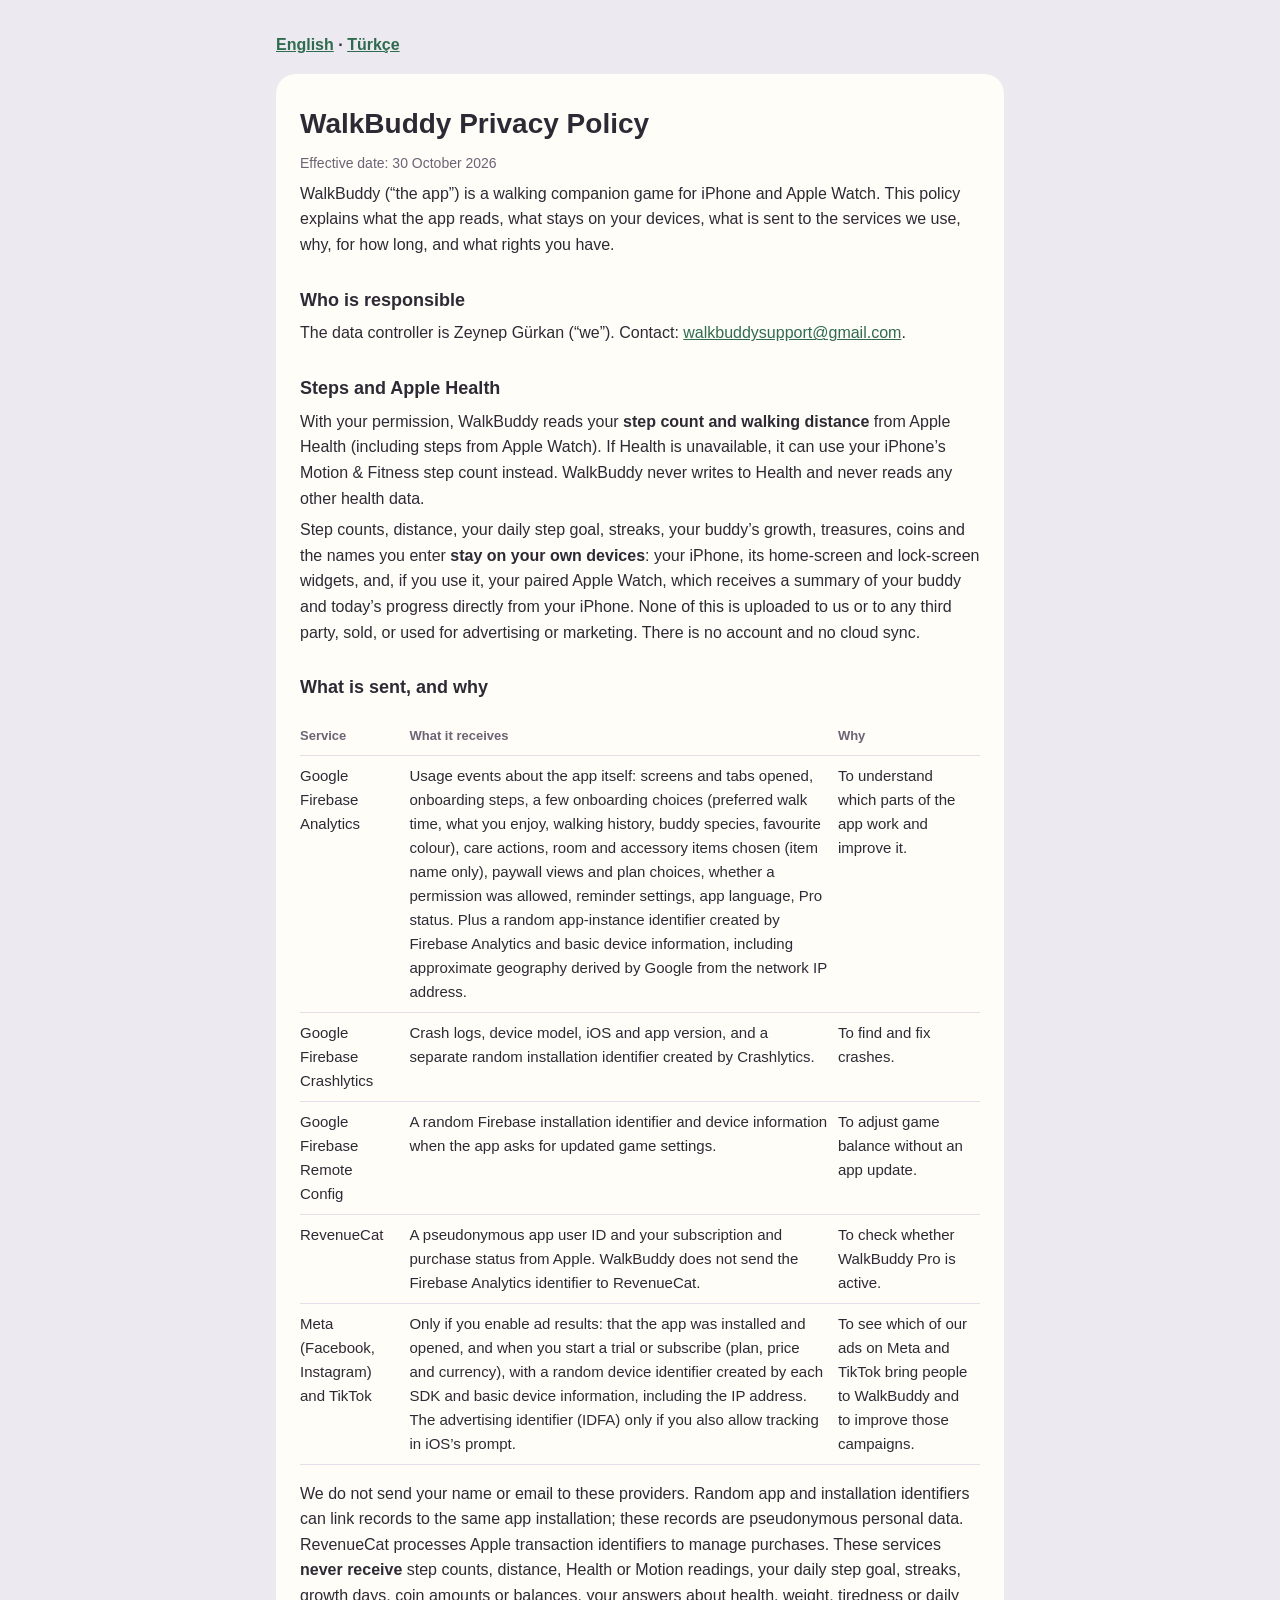
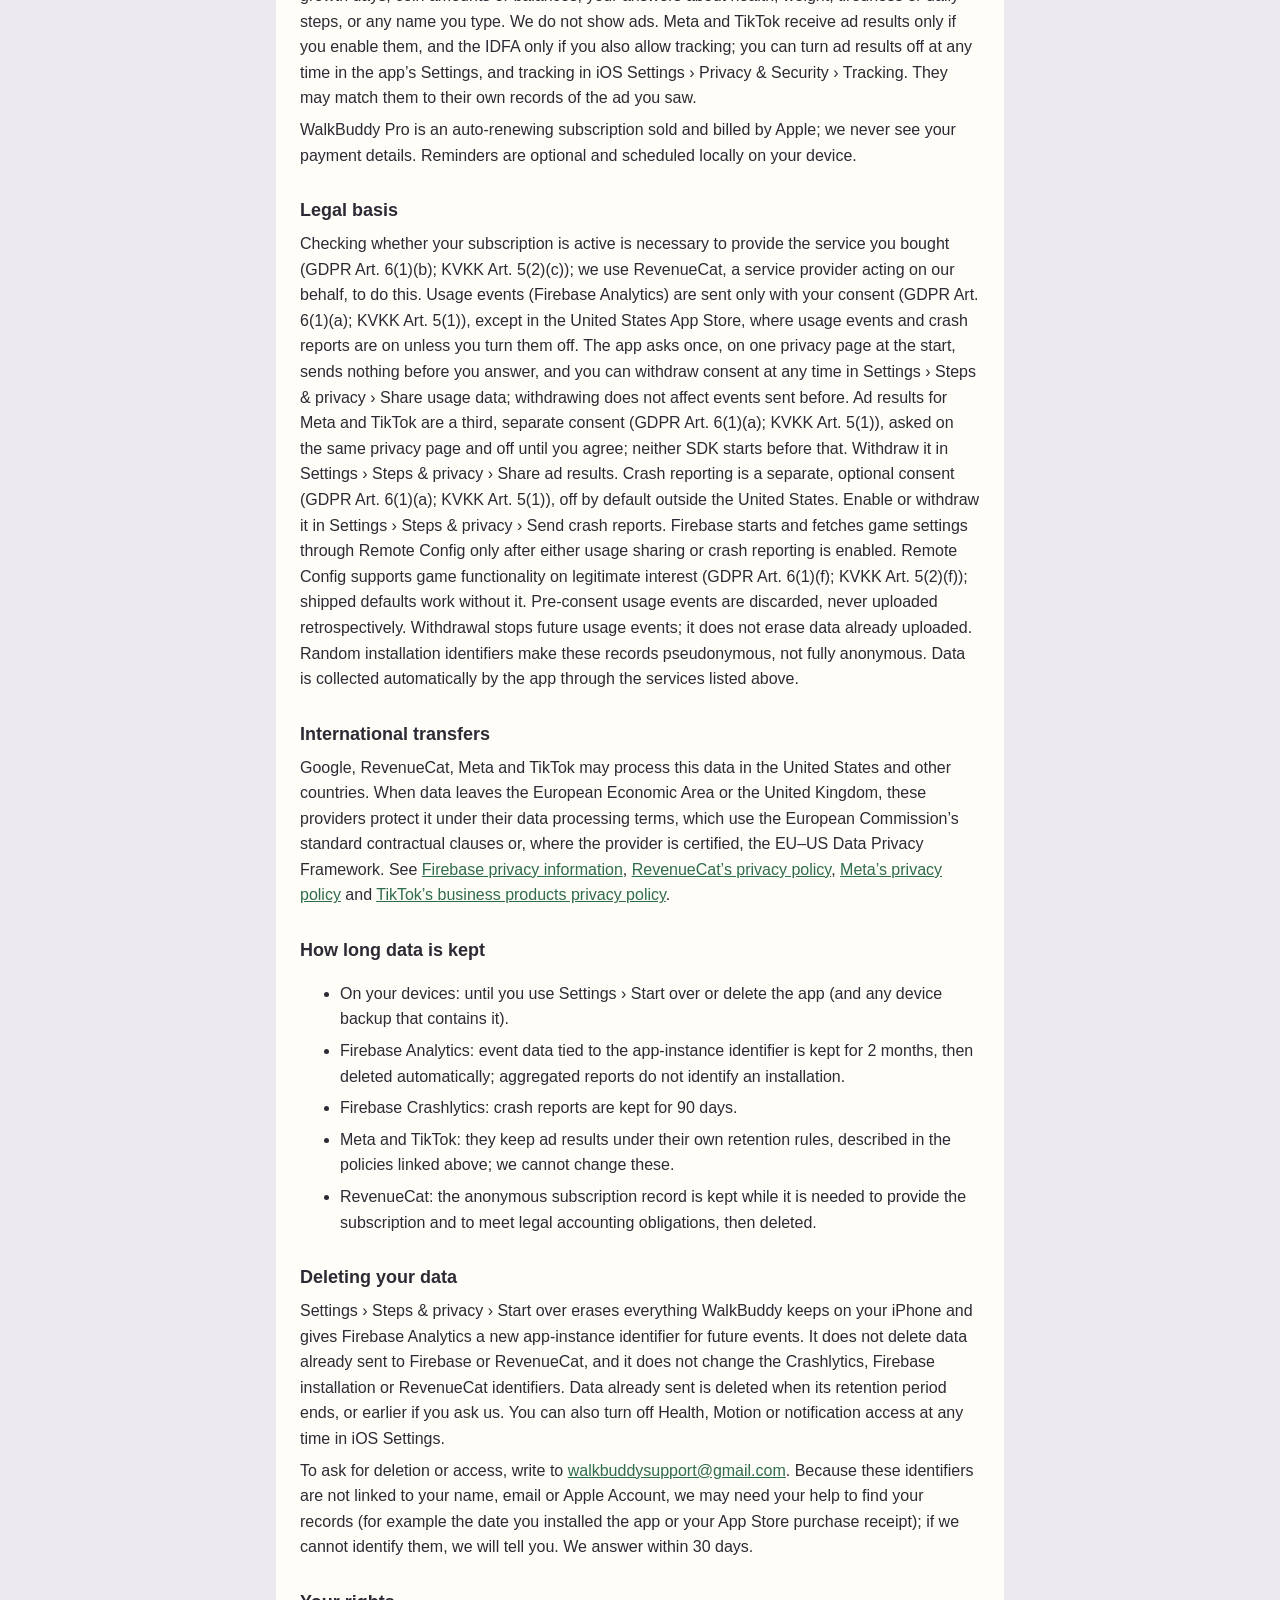
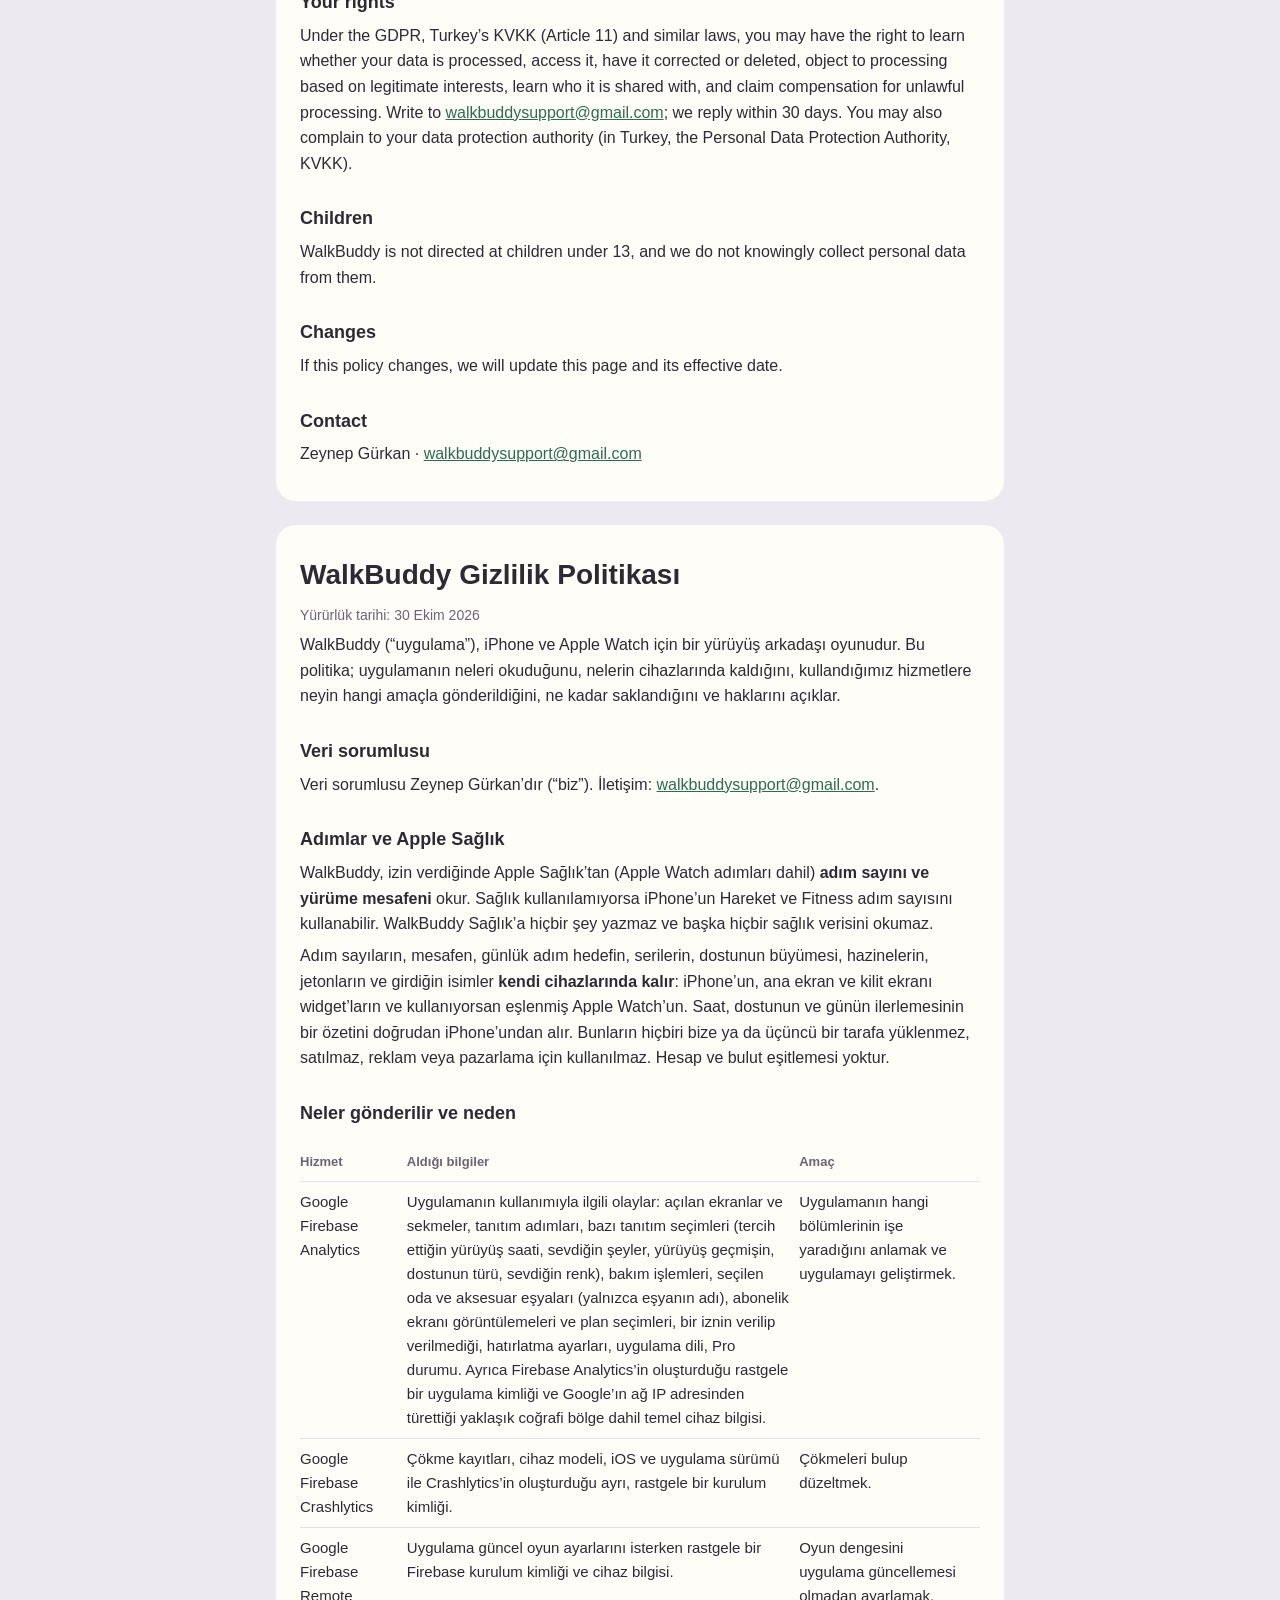
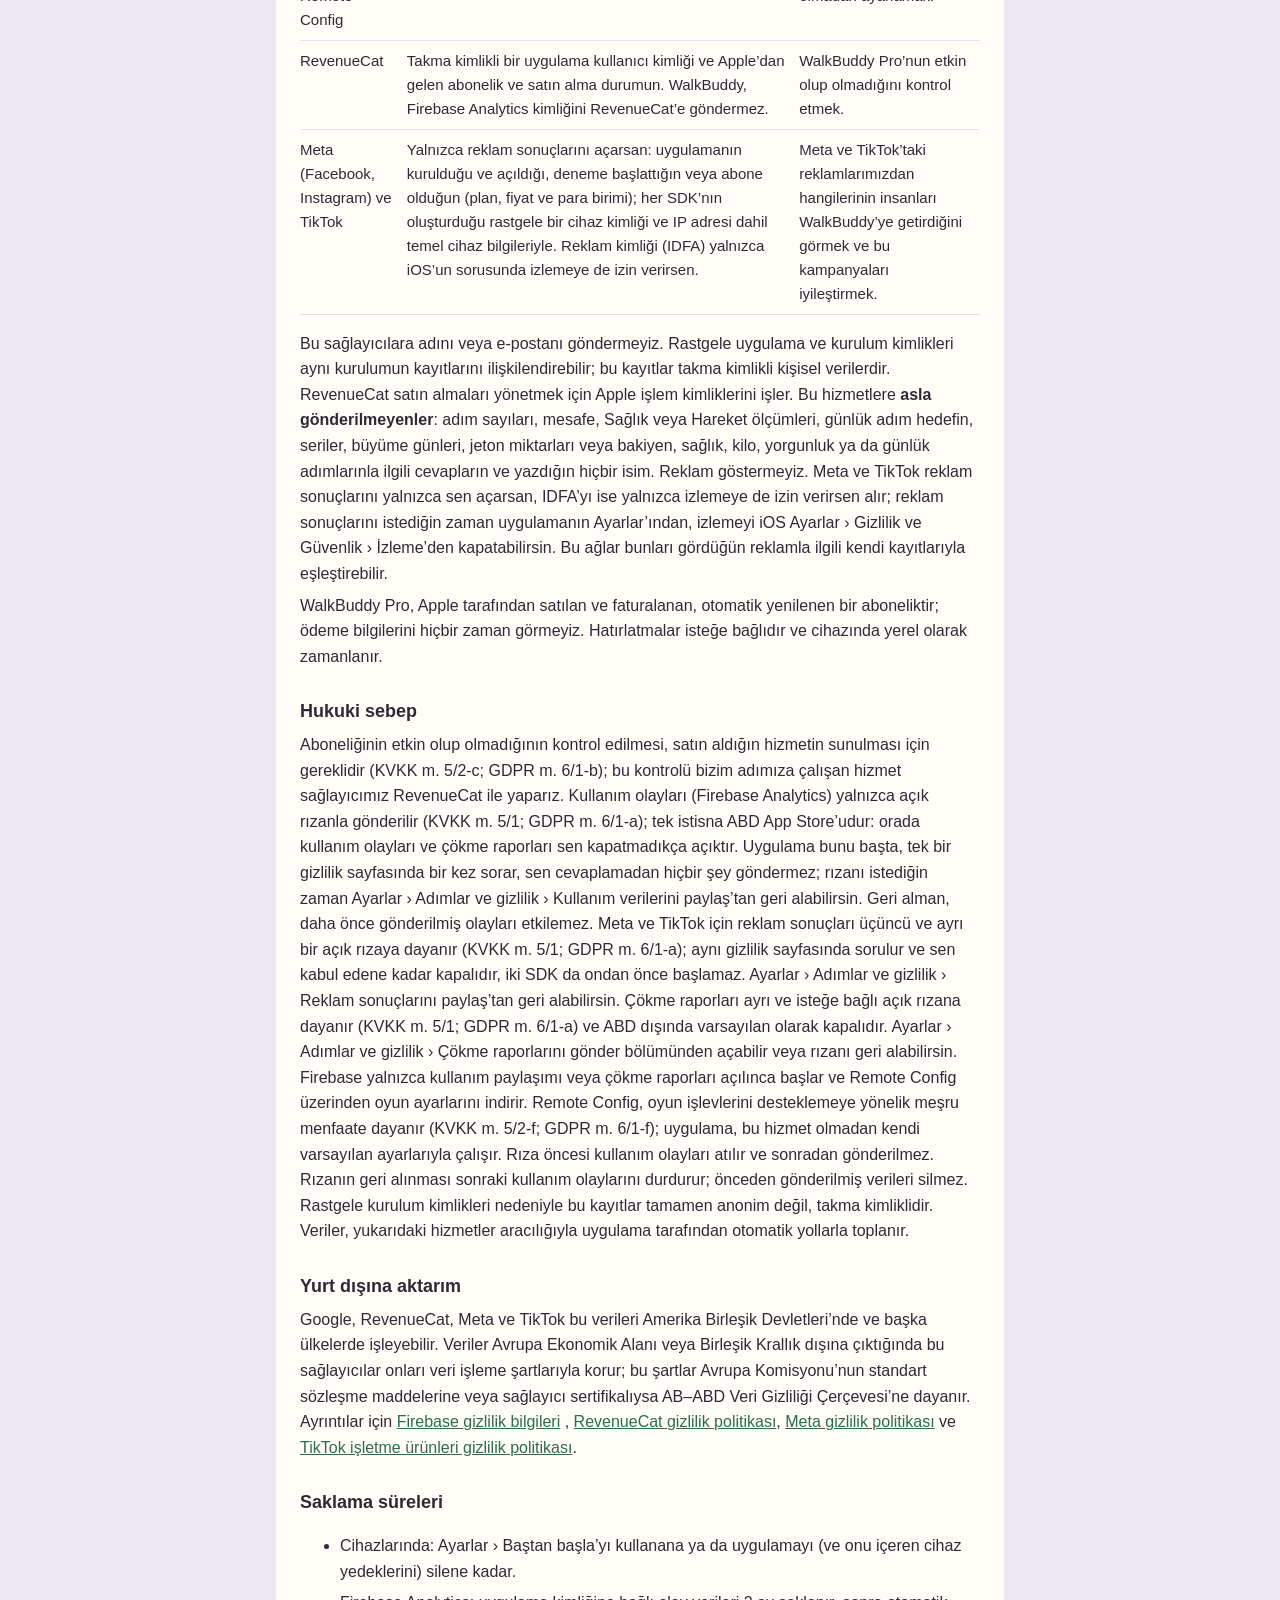
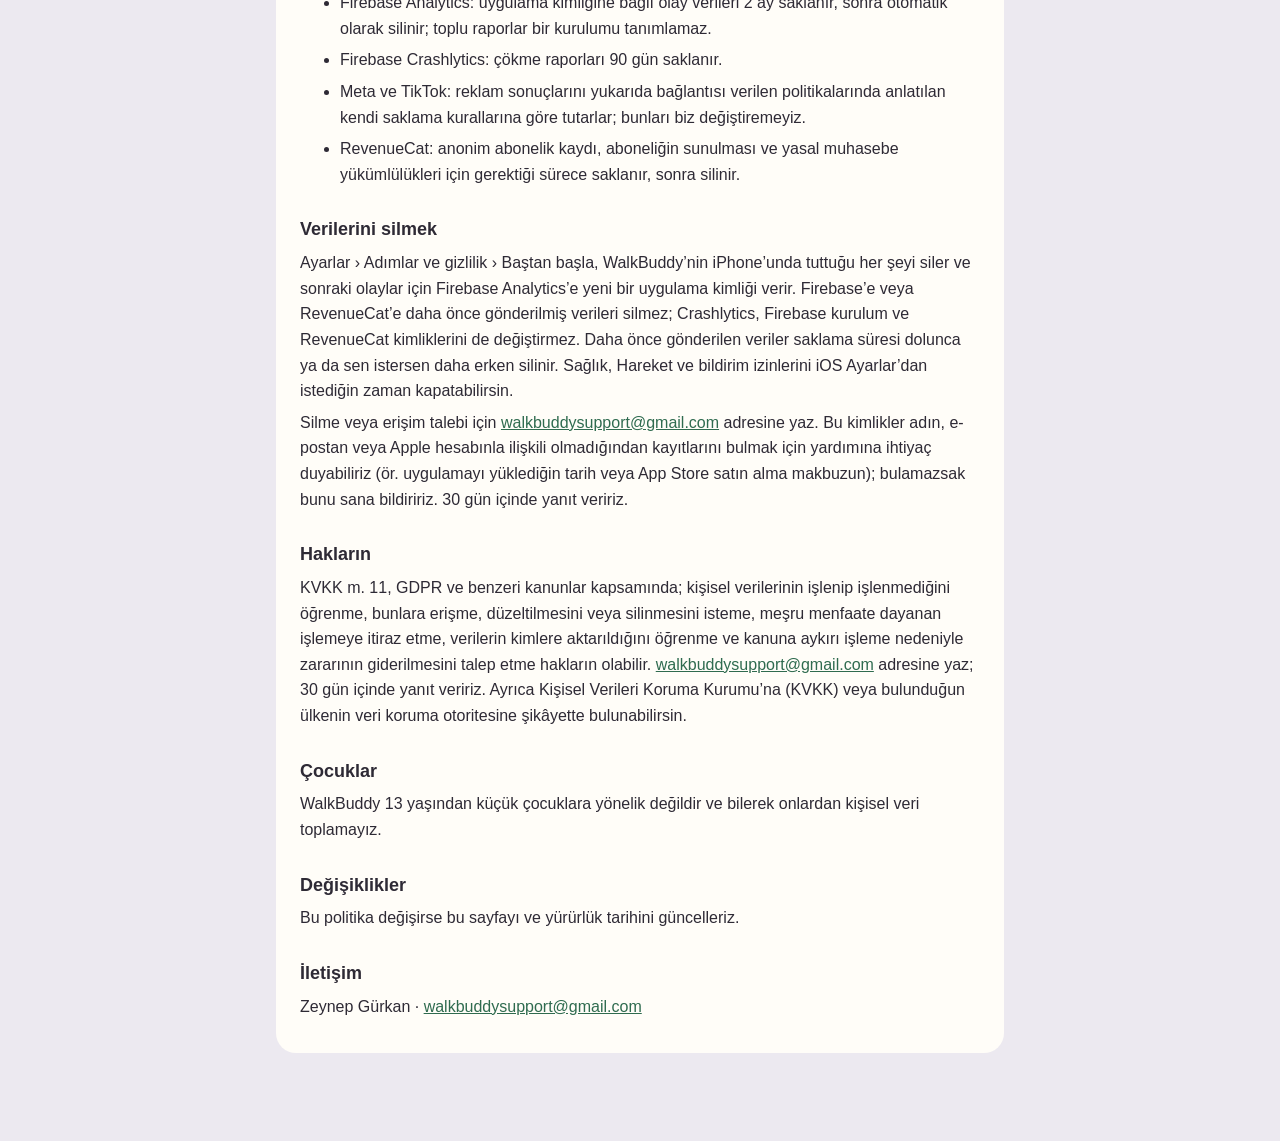
<file: walkbuddysupport.github.io/privacy/index.html>
<!doctype html>
<html lang="en">
<head>
<meta charset="utf-8">
<meta name="viewport" content="width=device-width, initial-scale=1">
<title>WalkBuddy Privacy Policy</title>
<style>
  :root { --bg: #ECE9F0; --card: #FFFDF8; --ink: #2E2A35; --muted: #6B6475; --accent: #2F6B4F; --line: #E4DFEA; }
  @media (prefers-color-scheme: dark) { :root { --bg: #1C1A21; --card: #26232C; --ink: #F2EFF5; --muted: #A9A2B3; --accent: #8FD1AE; --line: #3A3642; } }
  * { box-sizing: border-box; }
  body { margin: 0; background: var(--bg); color: var(--ink); font: 16px/1.6 -apple-system, BlinkMacSystemFont, "Segoe UI", sans-serif; }
  main { max-width: 760px; margin: 0 auto; padding: 32px 16px 64px; }
  article { background: var(--card); border-radius: 20px; padding: 28px 24px; margin-bottom: 24px; }
  h1 { font-size: 28px; margin: 0 0 4px; }
  h2 { font-size: 18px; margin: 28px 0 6px; }
  p, li { margin: 6px 0; }
  .meta { color: var(--muted); font-size: 14px; }
  nav a, a { color: var(--accent); }
  nav { margin-bottom: 16px; font-weight: 600; }
  .table { overflow-x: auto; }
  table { width: 100%; border-collapse: collapse; font-size: 15px; margin: 10px 0; }
  th, td { text-align: left; vertical-align: top; padding: 8px 10px 8px 0; border-bottom: 1px solid var(--line); }
  th { font-size: 13px; color: var(--muted); font-weight: 600; }
</style>
</head>
<body>
<main>
<nav><a href="#en">English</a> · <a href="#tr">Türkçe</a></nav>

<article id="en" lang="en">
<h1>WalkBuddy Privacy Policy</h1>
<p class="meta">Effective date: 30 October 2026</p>

<p>WalkBuddy (“the app”) is a walking companion game for iPhone and Apple Watch. This policy explains what the app reads, what stays on your devices, what is sent to the services we use, why, for how long, and what rights you have.</p>

<h2>Who is responsible</h2>
<p>The data controller is Zeynep Gürkan (“we”). Contact: <a href="mailto:walkbuddysupport@gmail.com">walkbuddysupport@gmail.com</a>.</p>

<h2>Steps and Apple Health</h2>
<p>With your permission, WalkBuddy reads your <strong>step count and walking distance</strong> from Apple Health (including steps from Apple Watch). If Health is unavailable, it can use your iPhone’s Motion &amp; Fitness step count instead. WalkBuddy never writes to Health and never reads any other health data.</p>
<p>Step counts, distance, your daily step goal, streaks, your buddy’s growth, treasures, coins and the names you enter <strong>stay on your own devices</strong>: your iPhone, its home-screen and lock-screen widgets, and, if you use it, your paired Apple Watch, which receives a summary of your buddy and today’s progress directly from your iPhone. None of this is uploaded to us or to any third party, sold, or used for advertising or marketing. There is no account and no cloud sync.</p>

<h2>What is sent, and why</h2>
<div class="table"><table>
<tr><th>Service</th><th>What it receives</th><th>Why</th></tr>
<tr><td>Google Firebase Analytics</td><td>Usage events about the app itself: screens and tabs opened, onboarding steps, a few onboarding choices (preferred walk time, what you enjoy, walking history, buddy species, favourite colour), care actions, room and accessory items chosen (item name only), paywall views and plan choices, whether a permission was allowed, reminder settings, app language, Pro status. Plus a random app-instance identifier created by Firebase Analytics and basic device information, including approximate geography derived by Google from the network IP address.</td><td>To understand which parts of the app work and improve it.</td></tr>
<tr><td>Google Firebase Crashlytics</td><td>Crash logs, device model, iOS and app version, and a separate random installation identifier created by Crashlytics.</td><td>To find and fix crashes.</td></tr>
<tr><td>Google Firebase Remote Config</td><td>A random Firebase installation identifier and device information when the app asks for updated game settings.</td><td>To adjust game balance without an app update.</td></tr>
<tr><td>RevenueCat</td><td>A pseudonymous app user ID and your subscription and purchase status from Apple. WalkBuddy does not send the Firebase Analytics identifier to RevenueCat.</td><td>To check whether WalkBuddy Pro is active.</td></tr>
<tr><td>Meta (Facebook, Instagram) and TikTok</td><td>Only if you enable ad results: that the app was installed and opened, and when you start a trial or subscribe (plan, price and currency), with a random device identifier created by each SDK and basic device information, including the IP address. The advertising identifier (IDFA) only if you also allow tracking in iOS’s prompt.</td><td>To see which of our ads on Meta and TikTok bring people to WalkBuddy and to improve those campaigns.</td></tr>
</table></div>
<p>We do not send your name or email to these providers. Random app and installation identifiers can link records to the same app installation; these records are pseudonymous personal data. RevenueCat processes Apple transaction identifiers to manage purchases. These services <strong>never receive</strong> step counts, distance, Health or Motion readings, your daily step goal, streaks, growth days, coin amounts or balances, your answers about health, weight, tiredness or daily steps, or any name you type. We do not show ads. Meta and TikTok receive ad results only if you enable them, and the IDFA only if you also allow tracking; you can turn ad results off at any time in the app’s Settings, and tracking in iOS Settings › Privacy & Security › Tracking. They may match them to their own records of the ad you saw.</p>
<p>WalkBuddy Pro is an auto-renewing subscription sold and billed by Apple; we never see your payment details. Reminders are optional and scheduled locally on your device.</p>

<h2>Legal basis</h2>
<p>Checking whether your subscription is active is necessary to provide the service you bought (GDPR Art. 6(1)(b); KVKK Art. 5(2)(c)); we use RevenueCat, a service provider acting on our behalf, to do this. Usage events (Firebase Analytics) are sent only with your consent (GDPR Art. 6(1)(a); KVKK Art. 5(1)), except in the United States App Store, where usage events and crash reports are on unless you turn them off. The app asks once, on one privacy page at the start, sends nothing before you answer, and you can withdraw consent at any time in Settings › Steps &amp; privacy › Share usage data; withdrawing does not affect events sent before. Ad results for Meta and TikTok are a third, separate consent (GDPR Art. 6(1)(a); KVKK Art. 5(1)), asked on the same privacy page and off until you agree; neither SDK starts before that. Withdraw it in Settings › Steps &amp; privacy › Share ad results. Crash reporting is a separate, optional consent (GDPR Art. 6(1)(a); KVKK Art. 5(1)), off by default outside the United States. Enable or withdraw it in Settings › Steps &amp; privacy › Send crash reports. Firebase starts and fetches game settings through Remote Config only after either usage sharing or crash reporting is enabled. Remote Config supports game functionality on legitimate interest (GDPR Art. 6(1)(f); KVKK Art. 5(2)(f)); shipped defaults work without it. Pre-consent usage events are discarded, never uploaded retrospectively. Withdrawal stops future usage events; it does not erase data already uploaded. Random installation identifiers make these records pseudonymous, not fully anonymous. Data is collected automatically by the app through the services listed above.</p>

<h2>International transfers</h2>
<p>Google, RevenueCat, Meta and TikTok may process this data in the United States and other countries. When data leaves the European Economic Area or the United Kingdom, these providers protect it under their data processing terms, which use the European Commission’s standard contractual clauses or, where the provider is certified, the EU–US Data Privacy Framework. See <a href="https://firebase.google.com/support/privacy">Firebase privacy information</a>, <a href="https://www.revenuecat.com/privacy">RevenueCat’s privacy policy</a>, <a href="https://www.facebook.com/privacy/policy/">Meta’s privacy policy</a> and <a href="https://www.tiktok.com/legal/page/global/privacy-policy-for-tiktok-business-products/en">TikTok’s business products privacy policy</a>.</p>

<h2>How long data is kept</h2>
<ul>
<li>On your devices: until you use Settings › Start over or delete the app (and any device backup that contains it).</li>
<li>Firebase Analytics: event data tied to the app-instance identifier is kept for 2 months, then deleted automatically; aggregated reports do not identify an installation.</li>
<li>Firebase Crashlytics: crash reports are kept for 90 days.</li>
<li>Meta and TikTok: they keep ad results under their own retention rules, described in the policies linked above; we cannot change these.</li>
<li>RevenueCat: the anonymous subscription record is kept while it is needed to provide the subscription and to meet legal accounting obligations, then deleted.</li>
</ul>

<h2>Deleting your data</h2>
<p>Settings › Steps &amp; privacy › Start over erases everything WalkBuddy keeps on your iPhone and gives Firebase Analytics a new app-instance identifier for future events. It does not delete data already sent to Firebase or RevenueCat, and it does not change the Crashlytics, Firebase installation or RevenueCat identifiers. Data already sent is deleted when its retention period ends, or earlier if you ask us. You can also turn off Health, Motion or notification access at any time in iOS Settings.</p>
<p>To ask for deletion or access, write to <a href="mailto:walkbuddysupport@gmail.com">walkbuddysupport@gmail.com</a>. Because these identifiers are not linked to your name, email or Apple Account, we may need your help to find your records (for example the date you installed the app or your App Store purchase receipt); if we cannot identify them, we will tell you. We answer within 30 days.</p>

<h2>Your rights</h2>
<p>Under the GDPR, Turkey’s KVKK (Article 11) and similar laws, you may have the right to learn whether your data is processed, access it, have it corrected or deleted, object to processing based on legitimate interests, learn who it is shared with, and claim compensation for unlawful processing. Write to <a href="mailto:walkbuddysupport@gmail.com">walkbuddysupport@gmail.com</a>; we reply within 30 days. You may also complain to your data protection authority (in Turkey, the Personal Data Protection Authority, KVKK).</p>

<h2>Children</h2>
<p>WalkBuddy is not directed at children under 13, and we do not knowingly collect personal data from them.</p>

<h2>Changes</h2>
<p>If this policy changes, we will update this page and its effective date.</p>

<h2>Contact</h2>
<p>Zeynep Gürkan · <a href="mailto:walkbuddysupport@gmail.com">walkbuddysupport@gmail.com</a></p>
</article>

<article id="tr" lang="tr">
<h1>WalkBuddy Gizlilik Politikası</h1>
<p class="meta">Yürürlük tarihi: 30 Ekim 2026</p>

<p>WalkBuddy (“uygulama”), iPhone ve Apple Watch için bir yürüyüş arkadaşı oyunudur. Bu politika; uygulamanın neleri okuduğunu, nelerin cihazlarında kaldığını, kullandığımız hizmetlere neyin hangi amaçla gönderildiğini, ne kadar saklandığını ve haklarını açıklar.</p>

<h2>Veri sorumlusu</h2>
<p>Veri sorumlusu Zeynep Gürkan’dır (“biz”). İletişim: <a href="mailto:walkbuddysupport@gmail.com">walkbuddysupport@gmail.com</a>.</p>

<h2>Adımlar ve Apple Sağlık</h2>
<p>WalkBuddy, izin verdiğinde Apple Sağlık’tan (Apple Watch adımları dahil) <strong>adım sayını ve yürüme mesafeni</strong> okur. Sağlık kullanılamıyorsa iPhone’un Hareket ve Fitness adım sayısını kullanabilir. WalkBuddy Sağlık’a hiçbir şey yazmaz ve başka hiçbir sağlık verisini okumaz.</p>
<p>Adım sayıların, mesafen, günlük adım hedefin, serilerin, dostunun büyümesi, hazinelerin, jetonların ve girdiğin isimler <strong>kendi cihazlarında kalır</strong>: iPhone’un, ana ekran ve kilit ekranı widget’ların ve kullanıyorsan eşlenmiş Apple Watch’un. Saat, dostunun ve günün ilerlemesinin bir özetini doğrudan iPhone’undan alır. Bunların hiçbiri bize ya da üçüncü bir tarafa yüklenmez, satılmaz, reklam veya pazarlama için kullanılmaz. Hesap ve bulut eşitlemesi yoktur.</p>

<h2>Neler gönderilir ve neden</h2>
<div class="table"><table>
<tr><th>Hizmet</th><th>Aldığı bilgiler</th><th>Amaç</th></tr>
<tr><td>Google Firebase Analytics</td><td>Uygulamanın kullanımıyla ilgili olaylar: açılan ekranlar ve sekmeler, tanıtım adımları, bazı tanıtım seçimleri (tercih ettiğin yürüyüş saati, sevdiğin şeyler, yürüyüş geçmişin, dostunun türü, sevdiğin renk), bakım işlemleri, seçilen oda ve aksesuar eşyaları (yalnızca eşyanın adı), abonelik ekranı görüntülemeleri ve plan seçimleri, bir iznin verilip verilmediği, hatırlatma ayarları, uygulama dili, Pro durumu. Ayrıca Firebase Analytics’in oluşturduğu rastgele bir uygulama kimliği ve Google’ın ağ IP adresinden türettiği yaklaşık coğrafi bölge dahil temel cihaz bilgisi.</td><td>Uygulamanın hangi bölümlerinin işe yaradığını anlamak ve uygulamayı geliştirmek.</td></tr>
<tr><td>Google Firebase Crashlytics</td><td>Çökme kayıtları, cihaz modeli, iOS ve uygulama sürümü ile Crashlytics’in oluşturduğu ayrı, rastgele bir kurulum kimliği.</td><td>Çökmeleri bulup düzeltmek.</td></tr>
<tr><td>Google Firebase Remote Config</td><td>Uygulama güncel oyun ayarlarını isterken rastgele bir Firebase kurulum kimliği ve cihaz bilgisi.</td><td>Oyun dengesini uygulama güncellemesi olmadan ayarlamak.</td></tr>
<tr><td>RevenueCat</td><td>Takma kimlikli bir uygulama kullanıcı kimliği ve Apple’dan gelen abonelik ve satın alma durumun. WalkBuddy, Firebase Analytics kimliğini RevenueCat’e göndermez.</td><td>WalkBuddy Pro’nun etkin olup olmadığını kontrol etmek.</td></tr>
<tr><td>Meta (Facebook, Instagram) ve TikTok</td><td>Yalnızca reklam sonuçlarını açarsan: uygulamanın kurulduğu ve açıldığı, deneme başlattığın veya abone olduğun (plan, fiyat ve para birimi); her SDK’nın oluşturduğu rastgele bir cihaz kimliği ve IP adresi dahil temel cihaz bilgileriyle. Reklam kimliği (IDFA) yalnızca iOS’un sorusunda izlemeye de izin verirsen.</td><td>Meta ve TikTok’taki reklamlarımızdan hangilerinin insanları WalkBuddy’ye getirdiğini görmek ve bu kampanyaları iyileştirmek.</td></tr>
</table></div>
<p>Bu sağlayıcılara adını veya e-postanı göndermeyiz. Rastgele uygulama ve kurulum kimlikleri aynı kurulumun kayıtlarını ilişkilendirebilir; bu kayıtlar takma kimlikli kişisel verilerdir. RevenueCat satın almaları yönetmek için Apple işlem kimliklerini işler. Bu hizmetlere <strong>asla gönderilmeyenler</strong>: adım sayıları, mesafe, Sağlık veya Hareket ölçümleri, günlük adım hedefin, seriler, büyüme günleri, jeton miktarları veya bakiyen, sağlık, kilo, yorgunluk ya da günlük adımlarınla ilgili cevapların ve yazdığın hiçbir isim. Reklam göstermeyiz. Meta ve TikTok reklam sonuçlarını yalnızca sen açarsan, IDFA’yı ise yalnızca izlemeye de izin verirsen alır; reklam sonuçlarını istediğin zaman uygulamanın Ayarlar’ından, izlemeyi iOS Ayarlar › Gizlilik ve Güvenlik › İzleme’den kapatabilirsin. Bu ağlar bunları gördüğün reklamla ilgili kendi kayıtlarıyla eşleştirebilir.</p>
<p>WalkBuddy Pro, Apple tarafından satılan ve faturalanan, otomatik yenilenen bir aboneliktir; ödeme bilgilerini hiçbir zaman görmeyiz. Hatırlatmalar isteğe bağlıdır ve cihazında yerel olarak zamanlanır.</p>

<h2>Hukuki sebep</h2>
<p>Aboneliğinin etkin olup olmadığının kontrol edilmesi, satın aldığın hizmetin sunulması için gereklidir (KVKK m. 5/2-c; GDPR m. 6/1-b); bu kontrolü bizim adımıza çalışan hizmet sağlayıcımız RevenueCat ile yaparız. Kullanım olayları (Firebase Analytics) yalnızca açık rızanla gönderilir (KVKK m. 5/1; GDPR m. 6/1-a); tek istisna ABD App Store’udur: orada kullanım olayları ve çökme raporları sen kapatmadıkça açıktır. Uygulama bunu başta, tek bir gizlilik sayfasında bir kez sorar, sen cevaplamadan hiçbir şey göndermez; rızanı istediğin zaman Ayarlar › Adımlar ve gizlilik › Kullanım verilerini paylaş’tan geri alabilirsin. Geri alman, daha önce gönderilmiş olayları etkilemez. Meta ve TikTok için reklam sonuçları üçüncü ve ayrı bir açık rızaya dayanır (KVKK m. 5/1; GDPR m. 6/1-a); aynı gizlilik sayfasında sorulur ve sen kabul edene kadar kapalıdır, iki SDK da ondan önce başlamaz. Ayarlar › Adımlar ve gizlilik › Reklam sonuçlarını paylaş’tan geri alabilirsin. Çökme raporları ayrı ve isteğe bağlı açık rızana dayanır (KVKK m. 5/1; GDPR m. 6/1-a) ve ABD dışında varsayılan olarak kapalıdır. Ayarlar › Adımlar ve gizlilik › Çökme raporlarını gönder bölümünden açabilir veya rızanı geri alabilirsin. Firebase yalnızca kullanım paylaşımı veya çökme raporları açılınca başlar ve Remote Config üzerinden oyun ayarlarını indirir. Remote Config, oyun işlevlerini desteklemeye yönelik meşru menfaate dayanır (KVKK m. 5/2-f; GDPR m. 6/1-f); uygulama, bu hizmet olmadan kendi varsayılan ayarlarıyla çalışır. Rıza öncesi kullanım olayları atılır ve sonradan gönderilmez. Rızanın geri alınması sonraki kullanım olaylarını durdurur; önceden gönderilmiş verileri silmez. Rastgele kurulum kimlikleri nedeniyle bu kayıtlar tamamen anonim değil, takma kimliklidir. Veriler, yukarıdaki hizmetler aracılığıyla uygulama tarafından otomatik yollarla toplanır.</p>

<h2>Yurt dışına aktarım</h2>
<p>Google, RevenueCat, Meta ve TikTok bu verileri Amerika Birleşik Devletleri’nde ve başka ülkelerde işleyebilir. Veriler Avrupa Ekonomik Alanı veya Birleşik Krallık dışına çıktığında bu sağlayıcılar onları veri işleme şartlarıyla korur; bu şartlar Avrupa Komisyonu’nun standart sözleşme maddelerine veya sağlayıcı sertifikalıysa AB–ABD Veri Gizliliği Çerçevesi’ne dayanır. Ayrıntılar için <a href="https://firebase.google.com/support/privacy">Firebase gizlilik bilgileri</a> , <a href="https://www.revenuecat.com/privacy">RevenueCat gizlilik politikası</a>, <a href="https://www.facebook.com/privacy/policy/">Meta gizlilik politikası</a> ve <a href="https://www.tiktok.com/legal/page/global/privacy-policy-for-tiktok-business-products/en">TikTok işletme ürünleri gizlilik politikası</a>.</p>

<h2>Saklama süreleri</h2>
<ul>
<li>Cihazlarında: Ayarlar › Baştan başla’yı kullanana ya da uygulamayı (ve onu içeren cihaz yedeklerini) silene kadar.</li>
<li>Firebase Analytics: uygulama kimliğine bağlı olay verileri 2 ay saklanır, sonra otomatik olarak silinir; toplu raporlar bir kurulumu tanımlamaz.</li>
<li>Firebase Crashlytics: çökme raporları 90 gün saklanır.</li>
<li>Meta ve TikTok: reklam sonuçlarını yukarıda bağlantısı verilen politikalarında anlatılan kendi saklama kurallarına göre tutarlar; bunları biz değiştiremeyiz.</li>
<li>RevenueCat: anonim abonelik kaydı, aboneliğin sunulması ve yasal muhasebe yükümlülükleri için gerektiği sürece saklanır, sonra silinir.</li>
</ul>

<h2>Verilerini silmek</h2>
<p>Ayarlar › Adımlar ve gizlilik › Baştan başla, WalkBuddy’nin iPhone’unda tuttuğu her şeyi siler ve sonraki olaylar için Firebase Analytics’e yeni bir uygulama kimliği verir. Firebase’e veya RevenueCat’e daha önce gönderilmiş verileri silmez; Crashlytics, Firebase kurulum ve RevenueCat kimliklerini de değiştirmez. Daha önce gönderilen veriler saklama süresi dolunca ya da sen istersen daha erken silinir. Sağlık, Hareket ve bildirim izinlerini iOS Ayarlar’dan istediğin zaman kapatabilirsin.</p>
<p>Silme veya erişim talebi için <a href="mailto:walkbuddysupport@gmail.com">walkbuddysupport@gmail.com</a> adresine yaz. Bu kimlikler adın, e-postan veya Apple hesabınla ilişkili olmadığından kayıtlarını bulmak için yardımına ihtiyaç duyabiliriz (ör. uygulamayı yüklediğin tarih veya App Store satın alma makbuzun); bulamazsak bunu sana bildiririz. 30 gün içinde yanıt veririz.</p>

<h2>Hakların</h2>
<p>KVKK m. 11, GDPR ve benzeri kanunlar kapsamında; kişisel verilerinin işlenip işlenmediğini öğrenme, bunlara erişme, düzeltilmesini veya silinmesini isteme, meşru menfaate dayanan işlemeye itiraz etme, verilerin kimlere aktarıldığını öğrenme ve kanuna aykırı işleme nedeniyle zararının giderilmesini talep etme hakların olabilir. <a href="mailto:walkbuddysupport@gmail.com">walkbuddysupport@gmail.com</a> adresine yaz; 30 gün içinde yanıt veririz. Ayrıca Kişisel Verileri Koruma Kurumu’na (KVKK) veya bulunduğun ülkenin veri koruma otoritesine şikâyette bulunabilirsin.</p>

<h2>Çocuklar</h2>
<p>WalkBuddy 13 yaşından küçük çocuklara yönelik değildir ve bilerek onlardan kişisel veri toplamayız.</p>

<h2>Değişiklikler</h2>
<p>Bu politika değişirse bu sayfayı ve yürürlük tarihini güncelleriz.</p>

<h2>İletişim</h2>
<p>Zeynep Gürkan · <a href="mailto:walkbuddysupport@gmail.com">walkbuddysupport@gmail.com</a></p>
</article>
</main>
</body>
</html>
</file>
<file: walkbuddysupport.github.io/styles.css>
@font-face{font-family:Nunito;src:url('assets/nunito.ttf') format('truetype');font-weight:200 1000;font-display:swap}
:root{--paper:#ece9f0;--ink:#293b35;--muted:#5e6b65;--green:#27825e;--key:#39af71;--lip:#258651;--cream:#fffdf6;--line:#d6d5dc;--ease:cubic-bezier(.22,.8,.35,1)}
*{box-sizing:border-box}html{scroll-behavior:smooth;scroll-padding-top:30px}body{margin:0;background:var(--paper);color:var(--ink);font:600 17px/1.65 Nunito,'Hiragino Maru Gothic ProN',system-ui,sans-serif;-webkit-font-smoothing:antialiased}button,select{font:inherit}button,a,select{-webkit-tap-highlight-color:transparent}a{color:inherit}img{display:block;max-width:100%;height:auto}button{cursor:pointer}a,button,select,summary{touch-action:manipulation}button:focus-visible,a:focus-visible,select:focus-visible,summary:focus-visible,[tabindex]:focus-visible{outline:3px solid #176248;outline-offset:5px}h1,h2,h3,p{margin:0}h1,h2,h3{font-weight:900;line-height:1.07;letter-spacing:-.045em}h2{font-size:clamp(35px,4.5vw,57px)}h3{font-size:25px;letter-spacing:-.025em}p{max-width:38em}.container{width:min(1160px,calc(100% - 80px));margin-inline:auto}.section{padding:100px 0}.eyebrow{font-size:12px;font-weight:900;text-transform:uppercase;letter-spacing:.14em;color:var(--green);margin-bottom:19px}.sr-only{position:absolute;width:1px;height:1px;padding:0;margin:-1px;overflow:hidden;clip:rect(0,0,0,0);white-space:nowrap;border:0}.skip{position:fixed;top:8px;left:12px;z-index:100;background:white;padding:8px 14px;transform:translateY(-150%)}.skip:focus{transform:none}
.header{position:absolute;top:0;left:0;right:0;z-index:10}.nav{height:100px;display:flex;align-items:center;justify-content:space-between;gap:28px}.brand{display:flex;align-items:center;gap:10px;text-decoration:none;font-size:25px;font-weight:1000;letter-spacing:-1px;line-height:1}.brand img{border-radius:12px;box-shadow:0 0 0 3px #fff9}.brand-dot{color:var(--green);margin-left:-9px}.nav-links{display:flex;gap:30px;font-size:14px;font-weight:800}.nav-links a{text-decoration:none}.nav-links a:hover{color:var(--green);text-underline-offset:6px;text-decoration:underline}.language select{max-width:126px;background:#ffffff80;border:1px solid #b3cdd0;border-radius:24px;padding:8px 12px;color:var(--ink);font-size:13px;font-weight:800;min-height:44px}
.hero{position:relative;overflow:hidden;isolation:isolate;background:#dceef2;min-height:850px}.hero-inner{position:relative;z-index:3;display:grid;grid-template-columns:1.08fr 1fr;min-height:850px;align-items:start;padding-top:185px}.hero-copy{position:relative;z-index:3;padding-bottom:190px}.hero .eyebrow{display:flex;align-items:center;gap:8px;letter-spacing:.09em}.little-sun{color:#b37528;font-size:22px;line-height:1}h1{font-size:clamp(45px,5.4vw,73px);letter-spacing:-.055em;max-width:650px}h1 em{font-style:normal;color:var(--green)}.intro{margin-top:26px;max-width:390px;font-size:18px;line-height:1.6;color:#4c6761}.button{display:inline-flex;align-items:center;justify-content:center;gap:12px;min-height:58px;padding:14px 25px;border:0;border-radius:20px;background:var(--key);box-shadow:0 5px 0 var(--lip);color:white;font-size:16px;font-weight:900;text-decoration:none;transition:transform .2s,box-shadow .2s}.button svg{width:23px;height:26px;fill:currentColor}.store-link{margin-top:31px}.store-link:hover{transform:translateY(-2px);box-shadow:0 7px 0 var(--lip)}.store-link:active{transform:translateY(5px);box-shadow:0 0 0 var(--lip)}.hero-footnote{margin-top:18px;font-size:12px;font-weight:800;color:#4c6761}.hero-art{position:absolute;right:-5%;bottom:86px;width:57%;height:540px;z-index:2}.hero-puppy{position:absolute;width:54%;left:0;bottom:0;transform:rotate(-6deg);transform-origin:50% 95%;animation:puppy-sway 6s ease-in-out infinite}.hero-fox{position:absolute;width:48%;right:0;bottom:10px;transform:rotate(7deg)}.hello{position:absolute;top:8px;left:24%;background:var(--cream);padding:14px 24px;box-shadow:0 5px 0 #c3d5d2;border-radius:22px 22px 22px 4px;transform:rotate(-7deg);font-size:19px;font-weight:900;animation:hello-bob 5s ease-in-out infinite}.hero-heart{position:absolute;right:11%;top:55px;color:#dd8694;font-size:49px;rotate:14deg;animation:hello-bob 5s ease-in-out infinite}.cloud{position:absolute;background:#f7faf7;width:150px;height:33px;border-radius:70%;opacity:.8}.cloud:before,.cloud:after{content:'';position:absolute;background:inherit;border-radius:50%;width:65px;height:53px;left:22px;bottom:4px}.cloud:after{width:76px;height:70px;left:63px}.cloud-one{top:160px;left:63%;scale:.75}.cloud-two{top:300px;right:-55px;scale:1.3}.landscape{position:absolute;inset:0;z-index:1;pointer-events:none}.hill{position:absolute;width:95%;height:300px;border-radius:50% 50% 0 0;bottom:-50px}.hill.far{left:-27%;bottom:-50px;background:#bfd4b6;transform:rotate(8deg)}.hill.near{right:-20%;background:#a9cba4;bottom:15px;transform:rotate(-6deg)}.ground{position:absolute;inset:85% 0 0;background:#a9cba4}.path{position:absolute;bottom:-160px;right:8%;width:40%;height:290px;background:#eddfb7;border-radius:50%;transform:rotate(-15deg)}.oak{position:absolute;right:-70px;bottom:100px;width:240px}.bush{position:absolute;bottom:35px;left:-50px;width:180px}.daisies{position:absolute;width:85px}.daisies.one{right:1%;bottom:40px}.daisies.two{left:40%;bottom:80px;width:60px}@keyframes puppy-sway{50%{transform:rotate(-3deg) translateY(-5px)}}@keyframes hello-bob{50%{translate:0 -7px}}
.how{position:relative;box-shadow:0 -12px 28px #3c563713;z-index:4}.section-heading{text-align:center;margin-bottom:64px}.section-heading p:last-child{margin:20px auto 0;color:var(--muted)}.steps{display:grid;grid-template-columns:repeat(3,1fr);gap:60px}.steps article{position:relative}.steps h3{margin:24px 0 14px}.steps p{color:var(--muted);font-size:16px}.step-number{float:right;font-size:15px;font-weight:900;color:#8b8c98;padding-top:18px}.sticker{position:relative;display:inline-grid;place-items:center;width:86px;height:86px;flex-shrink:0;isolation:isolate}.sticker:before{content:'';position:absolute;inset:0;border-radius:26px;background:var(--tile,#e1dcf0);rotate:-7deg;z-index:-1}.sticker img{width:73%;height:73%;object-fit:contain;filter:drop-shadow(3px 0 #fff) drop-shadow(-3px 0 #fff) drop-shadow(0 3px #fff) drop-shadow(0 -3px #fff)}.blue{--tile:#d2e7f0}.peach{--tile:#f4dfd0}.yellow{--tile:#f4eac0}.pink{--tile:#efd8e4}.family{padding-top:60px}.family-layout{display:grid;grid-template-columns:.9fr 1.1fr;gap:95px;align-items:center}.family-copy>p:not(.eyebrow){margin-top:25px;color:var(--muted)}.buddy-grid{display:grid;grid-template-columns:repeat(4,1fr);gap:22px 15px}.buddy-button{background:none;border:0;padding:4px;color:var(--ink);font-size:12px;font-weight:800;min-width:0}.buddy-circle{position:relative;display:grid;place-items:center;aspect-ratio:1;background:var(--buddy-bg);border-radius:38%;border:4px solid #fff;transition:transform .25s var(--ease),box-shadow .25s}.buddy-circle img{width:86%;height:86%;object-fit:contain}.buddy-button>span:last-child{display:block;margin-top:10px;overflow-wrap:anywhere}.buddy-button:hover .buddy-circle{transform:translateY(-6px) rotate(-5deg)}.buddy-button[aria-pressed=true] .buddy-circle{box-shadow:0 0 0 3px var(--green);transform:rotate(-6deg)}.chosen{display:flex;align-items:center;gap:16px;margin-top:30px;padding:12px 18px 12px 10px;background:#faf9fc;border:1px solid #fff;border-radius:22px;max-width:320px}.chosen img{width:60px;height:60px;object-fit:contain}.chosen span{display:block;font-size:11px;color:var(--muted)}.chosen strong{font-size:20px;font-weight:900}.chosen .chosen-heart{margin-left:auto;color:#b15e75;font-size:24px}
.stories{padding-top:40px;padding-bottom:0}.story{padding:64px 70px;display:grid;grid-template-columns:1.1fr .9fr;align-items:center;gap:80px;border-radius:44px;margin-bottom:32px;overflow:hidden;min-height:650px}.story-copy>p:not(.eyebrow){margin-top:24px;font-size:17px;color:#4e625a}.mint{background:#dcecdf}.lilac{background:#ded8ef}.butter{background:#f2e5c7}.reverse .story-copy{order:2}.reverse .phone-scene{order:1}.story h2{font-size:clamp(34px,4.1vw,53px)}.story .quiet-rule{color:#216c4d!important;font-size:14px!important;font-weight:800;display:flex;align-items:center;gap:8px}.mini-stickers{display:flex;gap:18px;margin-top:35px}.mini-stickers .sticker{width:52px;height:52px}.mini-stickers .sticker:before{border-radius:16px}.mini-stickers .sticker img{filter:drop-shadow(2px 0 #fff) drop-shadow(-2px 0 #fff) drop-shadow(0 2px #fff) drop-shadow(0 -2px #fff)}.phone-scene{position:relative;justify-self:center;margin:0;width:248px}.phone{background:#343a37;border:4px solid #faf8f1;border-radius:36px;padding:5px;box-shadow:0 5px 0 #293b3520,0 25px 35px -20px #293b3540;overflow:hidden}.phone img{width:100%;aspect-ratio:1206/2622;border-radius:27px;object-fit:cover;background:var(--paper)}.phone-scene figcaption{text-align:center;font-size:12px;font-weight:800;margin-top:16px;transform:rotate(-3deg);color:#526157}.mint .phone{rotate:4deg}.lilac .phone{rotate:-4deg}.butter .phone{rotate:3deg}.orbit-sticker{position:absolute;z-index:2;right:-35px;top:90px;width:74px;height:74px;rotate:12deg}.text-link{display:inline-flex;gap:15px;align-items:center;margin-top:24px;text-decoration:none;border-bottom:2px solid #9d94b2;padding:6px 0;font-size:15px;font-weight:900}.text-link:hover{color:var(--green);border-color:var(--green)}.coin-note{display:flex;align-items:center;gap:10px;margin-top:25px;font-size:13px;font-weight:900}.coin-note img{width:30px;height:30px;object-fit:contain}.gallery-layout{display:grid;grid-template-columns:1fr 1fr;gap:100px;align-items:center}.gallery-layout>div>p:not(.eyebrow){margin-top:24px;color:var(--muted)}.gallery-tabs{display:flex;flex-wrap:wrap;gap:8px;margin-top:30px}.gallery-tabs button{border:1px solid #ccc9d2;border-radius:30px;background:transparent;padding:10px 16px;font-size:14px;font-weight:800;min-height:44px;color:var(--ink)}.gallery-tabs button[aria-selected=true]{border-color:var(--green);background:var(--green);color:white}.gallery-tabs button:hover{box-shadow:0 3px 0 #293b3515}.gallery-preview{display:grid;place-items:center;position:relative;isolation:isolate;padding:25px}.gallery-preview:before{content:'';position:absolute;inset:20% -10% 5%;background:#d8d2e4;border-radius:50% 50% 35% 35%;z-index:-1;rotate:-8deg}.gallery-preview .phone{width:238px;rotate:3deg}.device-note{display:flex;align-items:center;gap:18px;margin-top:45px}.device-note .sticker{width:55px;height:55px}.device-note .sticker:before{border-radius:17px}.device-note strong{display:block;font-size:14px;line-height:1.4}.device-note p>span{display:block;font-size:13px;margin-top:6px;color:var(--muted)}
.faq{padding-top:50px}.faq-layout{display:grid;grid-template-columns:1fr 1.5fr;gap:100px}.faq-face{width:145px;margin-top:40px;rotate:-10deg}.questions{border-top:1px solid #ccc8d3}.questions details{border-bottom:1px solid #ccc8d3}.questions summary{cursor:pointer;list-style:none;font-weight:900;position:relative;font-size:17px;padding:23px 34px 23px 0;line-height:1.45}.questions summary::-webkit-details-marker{display:none}.questions summary:after{content:'+';position:absolute;right:2px;top:21px;color:var(--green);font-size:26px;line-height:1}.questions details[open] summary:after{content:'−'}.questions details>p{font-size:15px;color:var(--muted);padding:0 24px 24px 0;line-height:1.7}.closing{text-align:center;background:#d9e9db;padding-top:70px;padding-bottom:80px}.closing .container>p{margin-inline:auto}.closing h2{font-size:clamp(42px,6vw,76px)}.closing h2+p{margin-top:22px;color:#4c6657}.closing-faces{display:flex;justify-content:center;align-items:end;margin:0 auto 26px}.closing-faces img{width:76px;height:80px;object-fit:contain;rotate:-13deg}.closing-faces img:nth-child(2){width:100px;height:105px;rotate:0deg;margin-inline:8px}.closing-faces img:last-child{rotate:13deg}.coming-label{margin-top:30px}.closing .closing-note{margin-top:20px;font-size:12px;color:#4c6657}footer{padding:35px 0;background:var(--paper)}.footer-inner{display:flex;align-items:center;justify-content:space-between;gap:22px;font-size:12px;color:var(--muted)}footer .brand{color:var(--ink);font-size:22px}footer a:not(.brand){text-decoration:none;font-weight:900}.footer-inner>span{flex:1}.footer-inner small{font-size:11px}
h1 em,h2[data-t]{white-space:pre-line}
@media(min-width:1500px){.hero-art{right:0}.hero-inner{min-height:890px}.hero{min-height:890px}}
@media(max-width:1050px){.container{width:calc(100% - 56px)}.nav-links{gap:17px;font-size:12px}.hero-inner{padding-top:170px;min-height:790px}.hero{min-height:790px}.hero-art{height:420px;bottom:80px;right:-3%}.hello{top:-25px;font-size:16px}.hero-heart{top:5px}.intro{max-width:330px;font-size:16px}.family-layout{gap:45px}.story{gap:45px;padding:55px 40px}.gallery-layout{gap:65px}.faq-layout{gap:65px}.mini-stickers{gap:12px}.steps{gap:35px}}
@media(max-width:760px){.container{width:calc(100% - 40px)}.section{padding:65px 0}.nav{height:82px}.brand{font-size:23px}.brand img{width:34px;height:34px;border-radius:10px}.nav-links{display:none}.hero{min-height:auto}.hero-inner{display:block;padding-top:122px;min-height:1010px}.hero-copy{text-align:center;padding-bottom:0}.hero .eyebrow{justify-content:center;font-size:10px}h1{font-size:clamp(43px,8vw,63px);max-width:none}.intro{margin:20px auto 0;max-width:355px;font-size:16px}.store-link{margin-top:25px}.hero-footnote{font-size:11px}.hero-art{right:50%;transform:translateX(50%);width:440px;max-width:105%;height:380px;bottom:56px}.hero-puppy{width:53%}.hero-fox{width:47%;bottom:8px}.hello{top:0;left:28%;font-size:16px;padding:10px 17px}.hero-heart{top:38px;right:7%;font-size:35px}.cloud-one{left:-65px;top:370px}.cloud-two{right:-90px;top:460px;scale:.7}.hill{height:220px}.hill.far{bottom:-12px}.hill.near{bottom:20px;width:130%}.ground{inset:90% 0 0}.path{width:65%;right:2%;height:180px;bottom:-100px}.oak{width:145px;right:-60px;bottom:100px}.bush{width:100px;left:-35px}.daisies.one{width:60px;bottom:20px}.daisies.two{left:6%;bottom:90px;width:42px}.section-heading{margin-bottom:40px}.section-heading h2{max-width:450px;margin:auto}.section-heading p:last-child{font-size:15px}.eyebrow{font-size:10px}.steps{grid-template-columns:1fr;gap:35px}.steps article{display:grid;grid-template-columns:68px 1fr;column-gap:23px}.steps .sticker{width:64px;height:64px;grid-row:1/3;margin-top:7px}.steps .sticker:before{border-radius:21px}.steps h3{margin:0 0 8px;font-size:22px}.steps p{font-size:15px}.step-number{display:none}.family-layout{grid-template-columns:1fr;gap:36px}.family-copy{text-align:center}.family-copy>p:not(.eyebrow){margin:20px auto 0;font-size:15px;max-width:400px}.chosen{margin:25px auto 0;text-align:left}.buddy-grid{gap:18px 12px;max-width:480px;margin:auto;width:100%}.buddy-button{font-size:11px}.buddy-circle{border-width:3px}.buddy-button>span:last-child{margin-top:7px}.stories{padding:10px 0 0}.stories>.container{width:calc(100% - 24px)}.story{grid-template-columns:1fr;gap:38px;padding:40px 28px;min-height:0;border-radius:30px;margin-bottom:18px}.story-copy{max-width:460px;margin:auto;width:100%}.story h2{font-size:42px}.story-copy>p:not(.eyebrow){font-size:15px;margin-top:20px}.reverse .story-copy{order:0}.reverse .phone-scene{order:0}.phone-scene{width:220px}.mini-stickers{margin-top:28px;gap:15px}.phone-scene figcaption{font-size:11px}.phone{border-radius:33px}.phone img{border-radius:24px}.gallery-layout{grid-template-columns:1fr;gap:45px}.gallery-layout h2{font-size:42px}.gallery-layout>div>p:not(.eyebrow){font-size:15px;max-width:400px}.gallery-tabs{gap:7px}.gallery-tabs button{font-size:13px;padding:10px 14px}.gallery-preview{max-width:360px;justify-self:center;width:100%}.gallery-preview:before{inset:20% -5% 5%}.device-note{margin-top:30px}.faq-layout{grid-template-columns:1fr;gap:30px}.faq-layout>div:first-child{position:relative}.faq-face{position:absolute;right:0;bottom:0;width:70px;margin:0}.faq .eyebrow{max-width:75%}.questions summary{font-size:15px}.questions details>p{font-size:14px}.closing .eyebrow{font-size:9px}.closing h2{font-size:49px}.closing h2+p{font-size:15px}.footer-inner{flex-wrap:wrap;gap:20px}.footer-inner>span{order:3;flex-basis:100%;font-size:12px}.footer-inner small{margin-left:auto}.footer-inner>a:not(.brand){margin-left:auto}.closing-faces img{width:60px;height:64px}.closing-faces img:nth-child(2){width:80px;height:85px}}
@media(max-width:360px){.hero-inner{min-height:1020px}.hero-art{bottom:40px}h1{font-size:40px}.hero .eyebrow{font-size:9px}.container{width:calc(100% - 32px)}.buddy-grid{gap:14px 8px}.story{padding:35px 23px}.story h2{font-size:36px}.nav{gap:10px}.brand{gap:8px;font-size:21px}.language select{max-width:103px}.gallery-tabs button{padding:10px 12px}}
@media(prefers-reduced-motion:reduce){html{scroll-behavior:auto}*,*:before,*:after{animation:none!important;transition:none!important}}

/* Let translated hero copy determine the height on small screens. */
@media(max-width:760px){.hero-inner{min-height:0;padding-bottom:54px}.hero-art{position:relative;right:auto;bottom:auto;transform:none;width:440px;max-width:100%;height:370px;margin:58px auto 0}}
</file>
